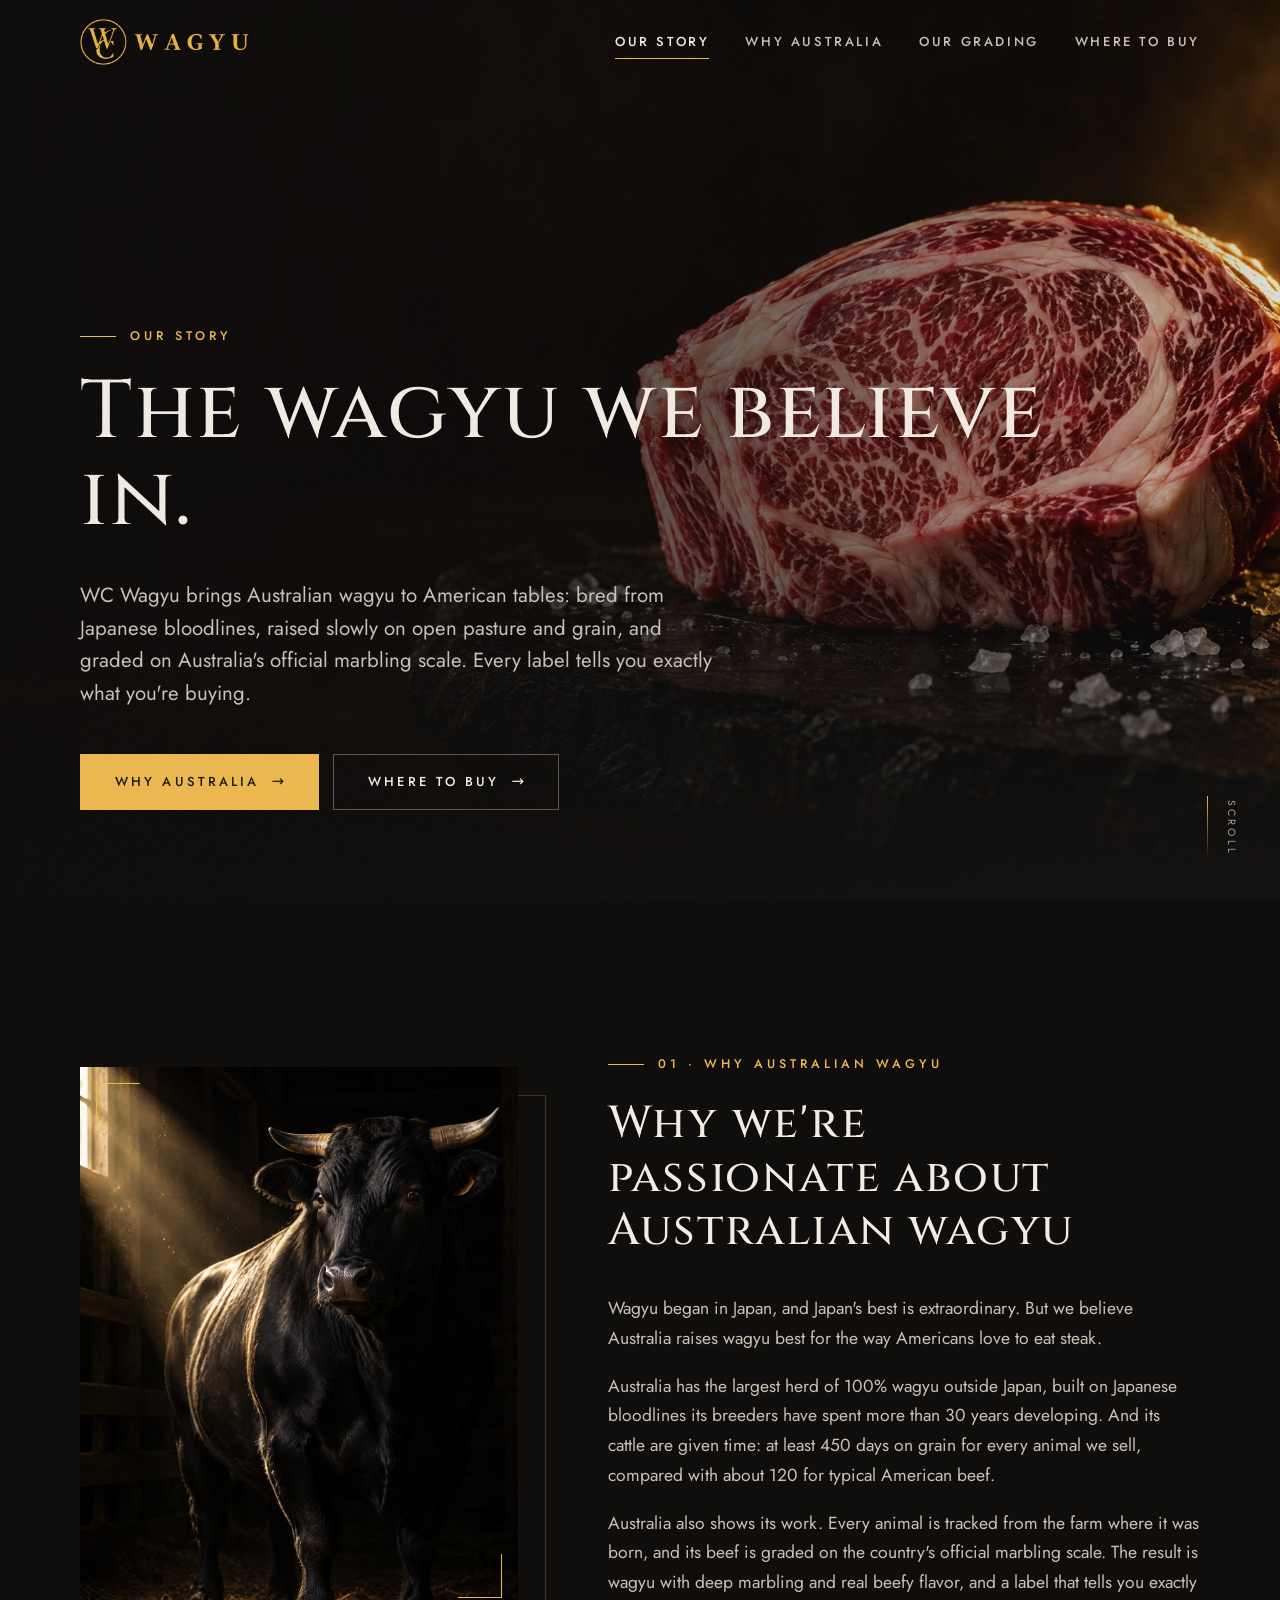
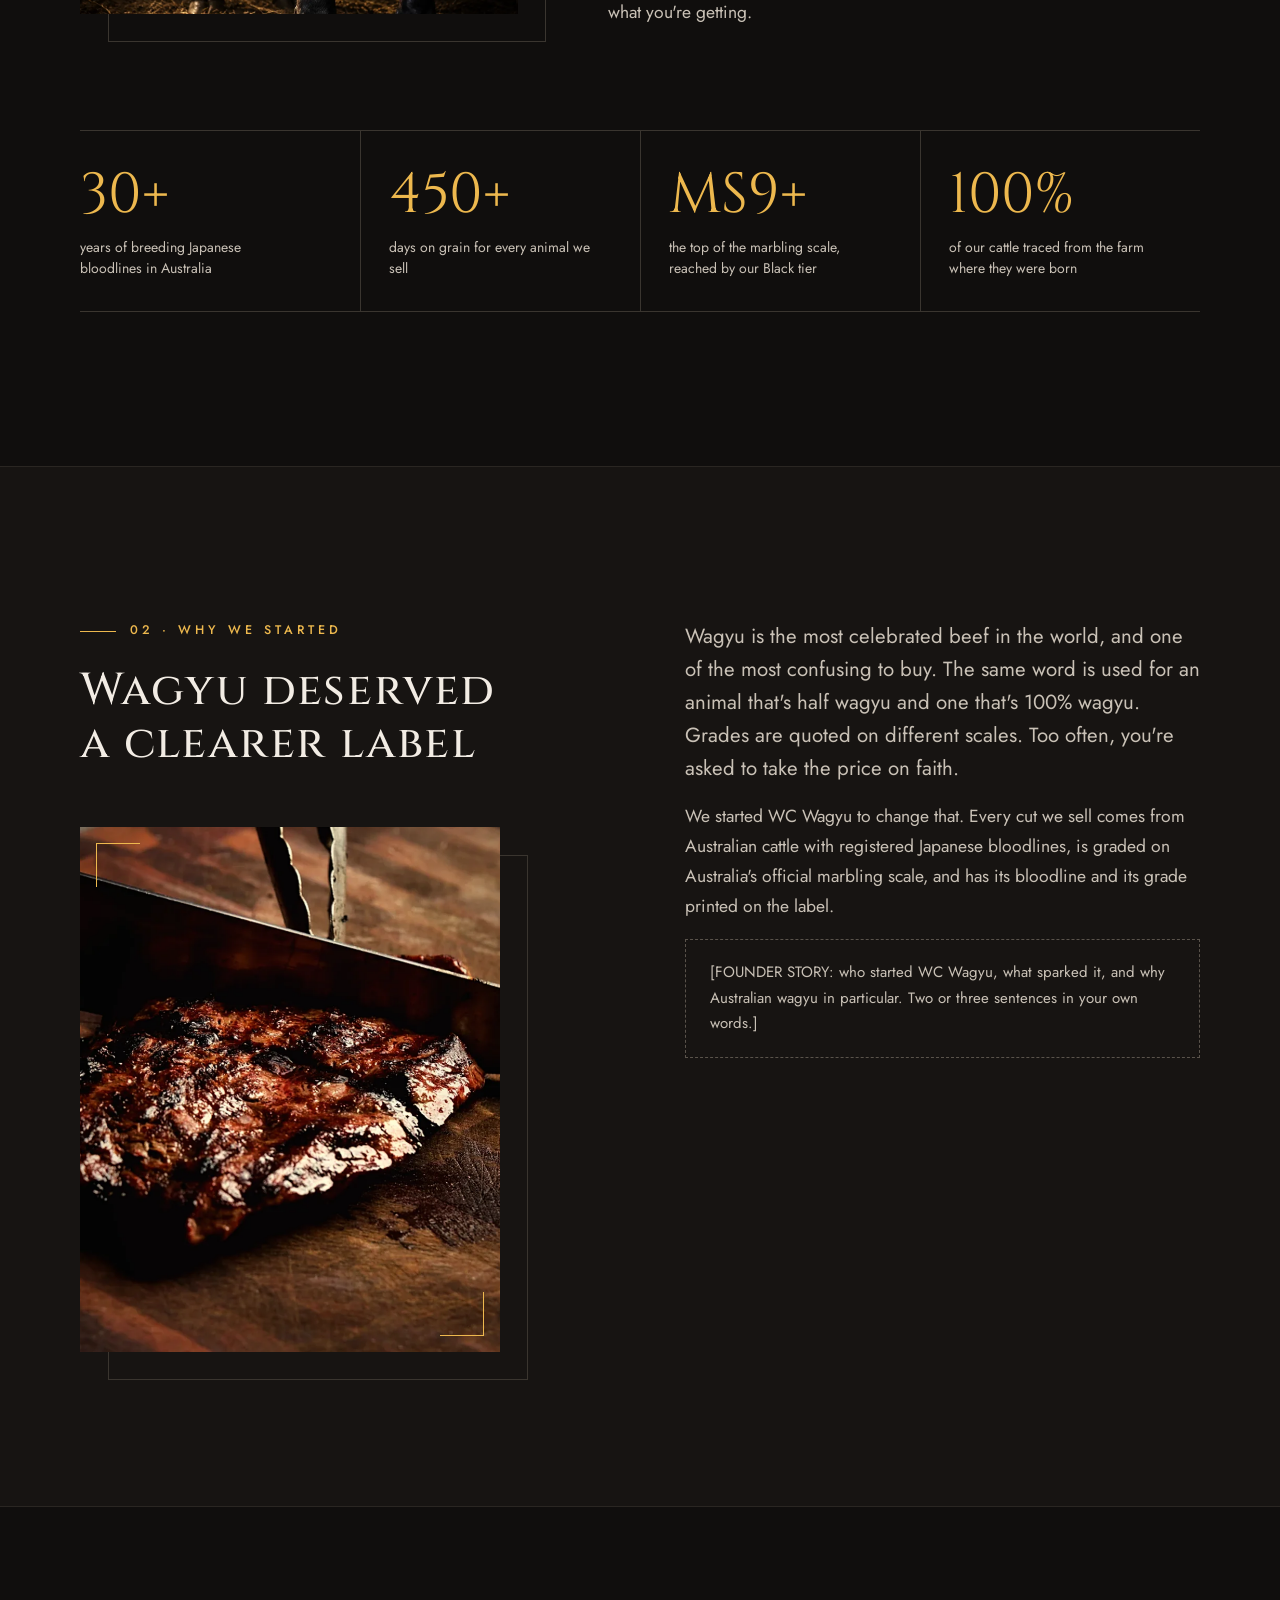
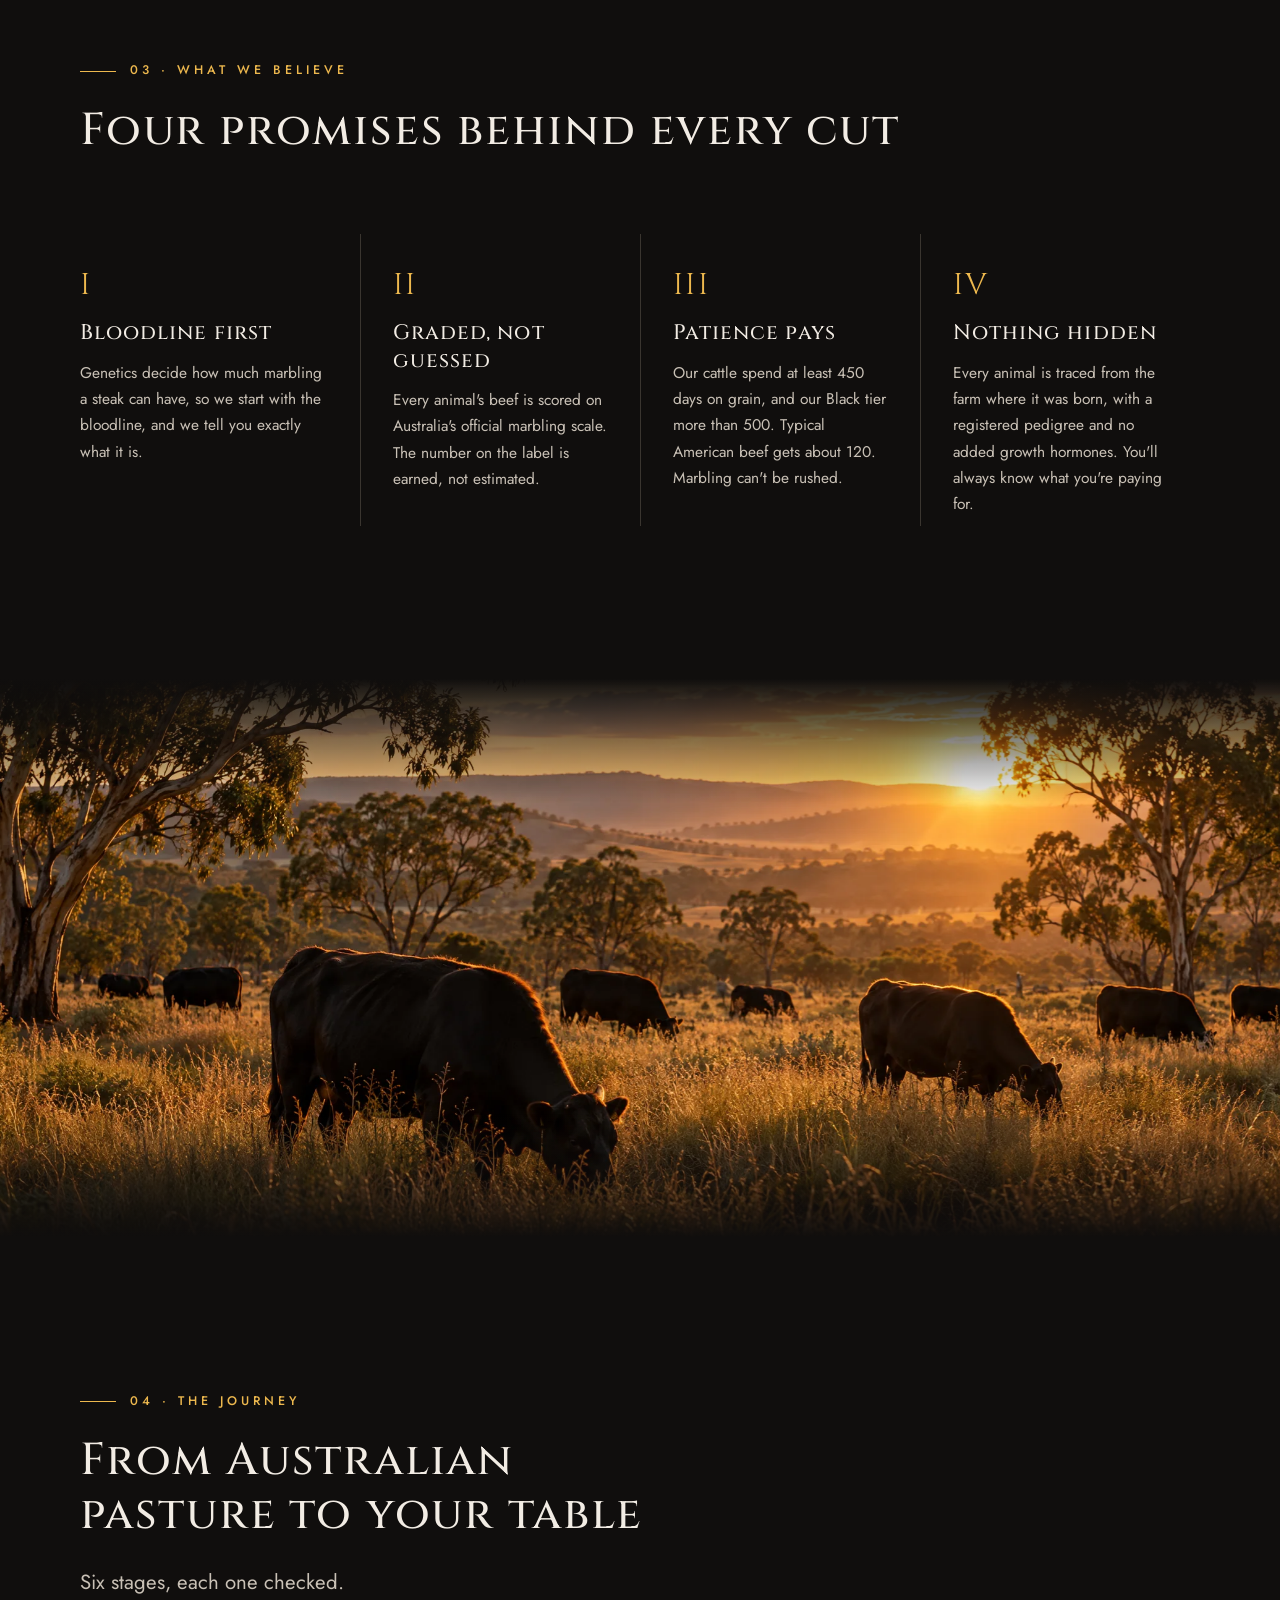
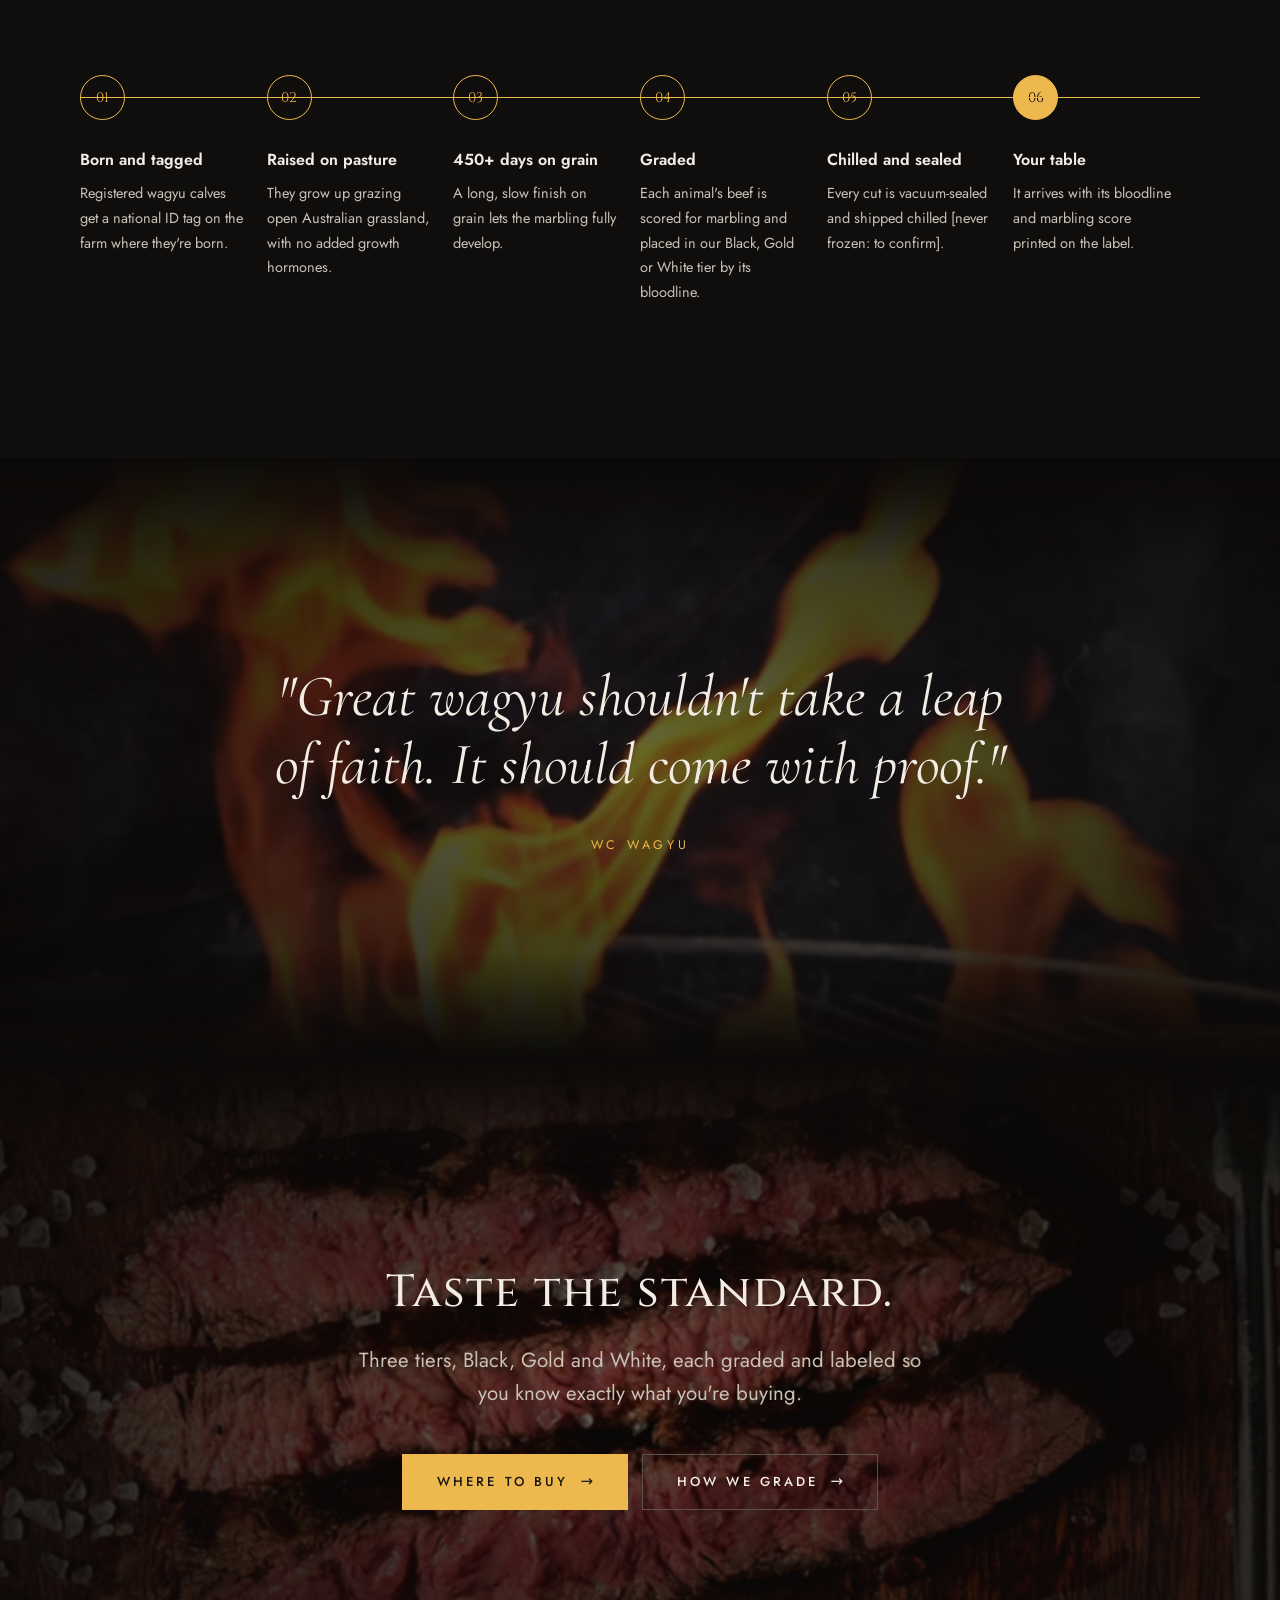
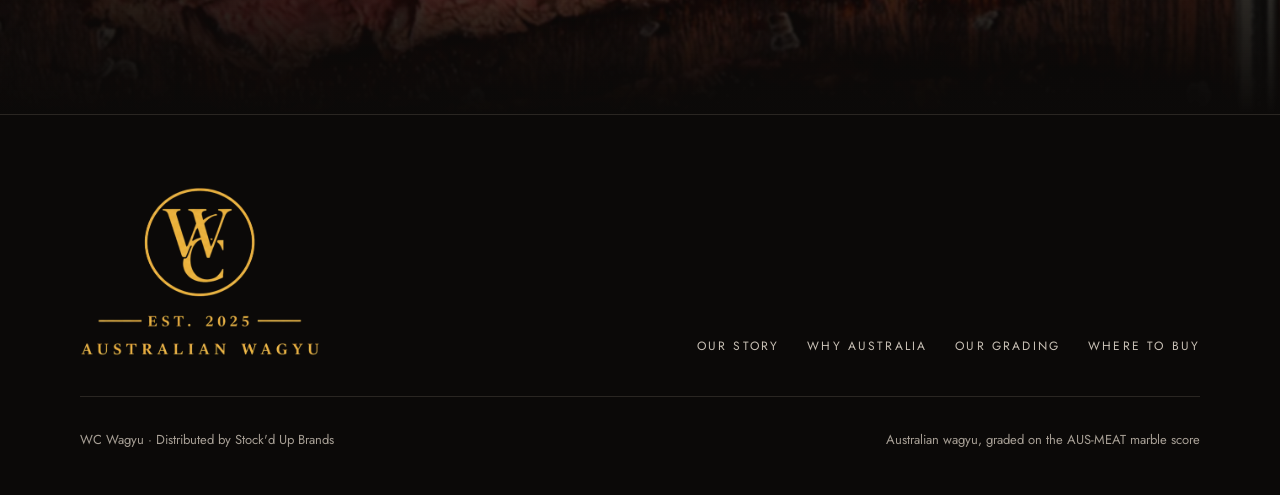
<file: index.html>
<!doctype html>
<html lang="en">
<head>
<meta charset="utf-8">
<meta name="viewport" content="width=device-width, initial-scale=1">
<title>Our Story — WC Wagyu</title>
<meta name="description" content="WC Wagyu: Australian wagyu bred from Japanese bloodlines, fed on grain for at least 450 days and officially graded for marbling. Bloodline and score on every label.">
<meta name="theme-color" content="#100E0D">
<link rel="icon" type="image/png" sizes="32x32" href="images/brand/favicon-32.png">
<link rel="apple-touch-icon" href="images/brand/apple-touch-icon.png">
<link rel="preconnect" href="https://fonts.googleapis.com">
<link rel="preconnect" href="https://fonts.gstatic.com" crossorigin>
<link rel="stylesheet" href="https://fonts.googleapis.com/css2?family=Cinzel:wght@400;500;600&amp;family=Cormorant+Garamond:ital,wght@0,500;1,400;1,500&amp;family=Jost:wght@300;400;500;600&amp;display=swap">
<link rel="preload" as="image" href="images/hero-ribeye.webp">
<link rel="stylesheet" href="styles.css">
<script>document.documentElement.classList.add('js')</script>
</head>
<body>

<header class="site-header">
<div class="wrap">
<a class="brand" href="index.html"><img src="images/brand/logo-horizontal.webp" alt="WC Wagyu" width="1068" height="290"></a>
<button class="nav-toggle" type="button" aria-label="Menu" aria-expanded="false" aria-controls="site-nav"><span></span><span></span></button>
<nav id="site-nav" class="nav" aria-label="Main">
<a href="index.html" aria-current="page">Our Story</a>
<a href="why-australia.html">Why Australia</a>
<a href="our-grading.html">Our Grading</a>
<a href="shop.html">Where to Buy</a>
</nav>
</div>
</header>

<main>

<section id="top" class="hero">
<div class="hero-media" style="--pos: 70% center"><img src="images/hero-ribeye.webp" alt="A thick-cut wagyu ribeye with fine white marbling on dark slate" width="2400" height="1350" fetchpriority="high"></div>
<div class="wrap">
<p class="eyebrow" data-hero="1">Our Story</p>
<h1 class="display" data-hero="2">The wagyu we believe in.</h1>
<p class="lede" data-hero="3">WC Wagyu brings Australian wagyu to American tables: bred from Japanese bloodlines, raised slowly on open pasture and grain, and graded on Australia's official marbling scale. Every label tells you exactly what you're buying.</p>
<div class="btns" data-hero="4">
<a class="btn" href="why-australia.html">Why Australia</a>
<a class="btn btn--ghost" href="shop.html">Where to buy</a>
</div>
</div>
<span class="scroll-cue" aria-hidden="true">Scroll</span>
</section>

<section class="section" aria-labelledby="aus-title">
<div class="wrap">
<div class="split split--wide-right">
<div class="frame-wrap" data-reveal="left">
<div class="frame frame--portrait frame--corners" data-parallax><img src="images/wagyu-bull.webp" alt="A Japanese Black wagyu bull in warm barn light" width="1400" height="1750" loading="lazy"></div>
</div>
<div>
<p class="eyebrow" data-reveal>01 · Why Australian wagyu</p>
<h2 id="aus-title" class="h2" data-reveal style="--d:.1s">Why we're passionate about Australian wagyu</h2>
<div class="muted" style="margin-top: 36px">
<p data-reveal style="--d:.15s">Wagyu began in Japan, and Japan's best is extraordinary. But we believe Australia raises wagyu best for the way Americans love to eat steak.</p>
<p data-reveal style="--d:.2s">Australia has the largest herd of 100% wagyu outside Japan, built on Japanese bloodlines its breeders have spent more than 30 years developing. And its cattle are given time: at least 450 days on grain for every animal we sell, compared with about 120 for typical American beef.</p>
<p data-reveal style="--d:.25s">Australia also shows its work. Every animal is tracked from the farm where it was born, and its beef is graded on the country's official marbling scale. The result is wagyu with deep marbling and real beefy flavor, and a label that tells you exactly what you're getting.</p>
</div>
</div>
</div>
<div class="stats">
<div class="stat" data-reveal><div class="stat-num" data-count>30+</div><div class="stat-label">years of breeding Japanese bloodlines in Australia</div></div>
<div class="stat" data-reveal style="--d:.1s"><div class="stat-num" data-count>450+</div><div class="stat-label">days on grain for every animal we sell</div></div>
<div class="stat" data-reveal style="--d:.2s"><div class="stat-num" data-count>MS9+</div><div class="stat-label">the top of the marbling scale, reached by our Black tier</div></div>
<div class="stat" data-reveal style="--d:.3s"><div class="stat-num" data-count>100%</div><div class="stat-label">of our cattle traced from the farm where they were born</div></div>
</div>
</div>
</section>

<section class="section section--alt" aria-labelledby="why-title">
<div class="wrap">
<div class="split split--top">
<div>
<p class="eyebrow" data-reveal>02 · Why we started</p>
<h2 id="why-title" class="h2" data-reveal style="--d:.1s">Wagyu deserved a clearer label</h2>
<div class="frame-wrap" data-reveal="left" style="margin-top: 56px; max-width: 420px">
<div class="frame frame--portrait frame--corners" data-parallax><img src="images/real-carving.webp" alt="A grilled steak being carved on a wooden board" width="920" height="1397" loading="lazy"></div>
</div>
</div>
<div class="muted">
<p class="lede" data-reveal>Wagyu is the most celebrated beef in the world, and one of the most confusing to buy. The same word is used for an animal that's half wagyu and one that's 100% wagyu. Grades are quoted on different scales. Too often, you're asked to take the price on faith.</p>
<p data-reveal style="--d:.1s">We started WC Wagyu to change that. Every cut we sell comes from Australian cattle with registered Japanese bloodlines, is graded on Australia's official marbling scale, and has its bloodline and its grade printed on the label.</p>
<p class="placeholder-note" data-reveal style="--d:.2s">[FOUNDER STORY: who started WC Wagyu, what sparked it, and why Australian wagyu in particular. Two or three sentences in your own words.]</p>
</div>
</div>
</div>
</section>

<section class="section" aria-labelledby="believe-title">
<div class="wrap">
<div class="section-head">
<p class="eyebrow" data-reveal>03 · What we believe</p>
<h2 id="believe-title" class="h2" data-reveal style="--d:.1s">Four promises behind every cut</h2>
</div>
<div class="grid-4">
<div class="promise" data-reveal><div class="numeral">I</div><h3>Bloodline first</h3><p>Genetics decide how much marbling a steak can have, so we start with the bloodline, and we tell you exactly what it is.</p></div>
<div class="promise" data-reveal style="--d:.1s"><div class="numeral">II</div><h3>Graded, not guessed</h3><p>Every animal's beef is scored on Australia's official marbling scale. The number on the label is earned, not estimated.</p></div>
<div class="promise" data-reveal style="--d:.2s"><div class="numeral">III</div><h3>Patience pays</h3><p>Our cattle spend at least 450 days on grain, and our Black tier more than 500. Typical American beef gets about 120. Marbling can't be rushed.</p></div>
<div class="promise" data-reveal style="--d:.3s"><div class="numeral">IV</div><h3>Nothing hidden</h3><p>Every animal is traced from the farm where it was born, with a registered pedigree and no added growth hormones. You'll always know what you're paying for.</p></div>
</div>
</div>
</section>

<div class="band" aria-hidden="true">
<div class="frame" data-parallax><img src="images/pasture-herd.webp" alt="" width="2400" height="1029" loading="lazy"></div>
</div>

<section class="section" aria-labelledby="journey-title">
<div class="wrap">
<div class="section-head">
<p class="eyebrow" data-reveal>04 · The journey</p>
<h2 id="journey-title" class="h2" data-reveal style="--d:.1s">From Australian pasture to your table</h2>
<p class="lede" data-reveal style="--d:.2s">Six stages, each one checked.</p>
</div>
<ol class="steps">
<li style="--d:0s"><div class="dot">01</div><h3>Born and tagged</h3><p>Registered wagyu calves get a national ID tag on the farm where they're born.</p></li>
<li style="--d:.35s"><div class="dot">02</div><h3>Raised on pasture</h3><p>They grow up grazing open Australian grassland, with no added growth hormones.</p></li>
<li style="--d:.7s"><div class="dot">03</div><h3>450+ days on grain</h3><p>A long, slow finish on grain lets the marbling fully develop.</p></li>
<li style="--d:1.05s"><div class="dot">04</div><h3>Graded</h3><p>Each animal's beef is scored for marbling and placed in our Black, Gold or White tier by its bloodline.</p></li>
<li style="--d:1.4s"><div class="dot">05</div><h3>Chilled and sealed</h3><p>Every cut is vacuum-sealed and shipped chilled [never frozen: to confirm].</p></li>
<li style="--d:1.75s"><div class="dot">06</div><h3>Your table</h3><p>It arrives with its bloodline and marbling score printed on the label.</p></li>
</ol>
</div>
</section>

<section class="photo-section center" aria-labelledby="quote-title">
<div class="frame" data-parallax><img src="images/real-flames.webp" alt="" width="1600" height="2539" loading="lazy" style="object-position: center 42%"></div>
<div class="wrap wrap--narrow">
<h2 id="quote-title" class="visually-hidden">Our promise</h2>
<p class="quote" data-reveal style="--d:.1s">"Great wagyu shouldn't take a leap of faith. It should come with proof."</p>
<p class="attribution" data-reveal style="--d:.25s">WC Wagyu</p>
</div>
</section>

<section id="shop" class="photo-section center">
<div class="frame" data-parallax><img src="images/real-sliced.webp" alt="" width="1600" height="2438" loading="lazy" style="object-position: center 30%"></div>
<div class="wrap">
<h2 class="h2" data-reveal>Taste the standard.</h2>
<p class="muted lede" data-reveal style="--d:.1s">Three tiers, Black, Gold and White, each graded and labeled so you know exactly what you're buying.</p>
<div class="btns btns--center" data-reveal style="--d:.2s">
<a class="btn" href="shop.html">Where to buy</a>
<a class="btn btn--ghost" href="our-grading.html">How we grade</a>
</div>
</div>
</section>

</main>

<footer class="site-footer">
<div class="wrap">
<div class="footer-top">
<a class="footer-brand" href="index.html"><img src="images/brand/logo-footer.webp" alt="WC Wagyu, est. 2025, Australian wagyu" width="1137" height="800" loading="lazy"></a>
<nav class="footer-nav" aria-label="Footer">
<a href="index.html">Our Story</a>
<a href="why-australia.html">Why Australia</a>
<a href="our-grading.html">Our Grading</a>
<a href="shop.html">Where to Buy</a>
</nav>
</div>
<div class="footer-meta">
<span>WC Wagyu · Distributed by Stock'd Up Brands</span>
<span>Australian wagyu, graded on the AUS-MEAT marble score</span>
</div>
</div>
</footer>

<script src="site.js" defer></script>
</body>
</html>
</file>
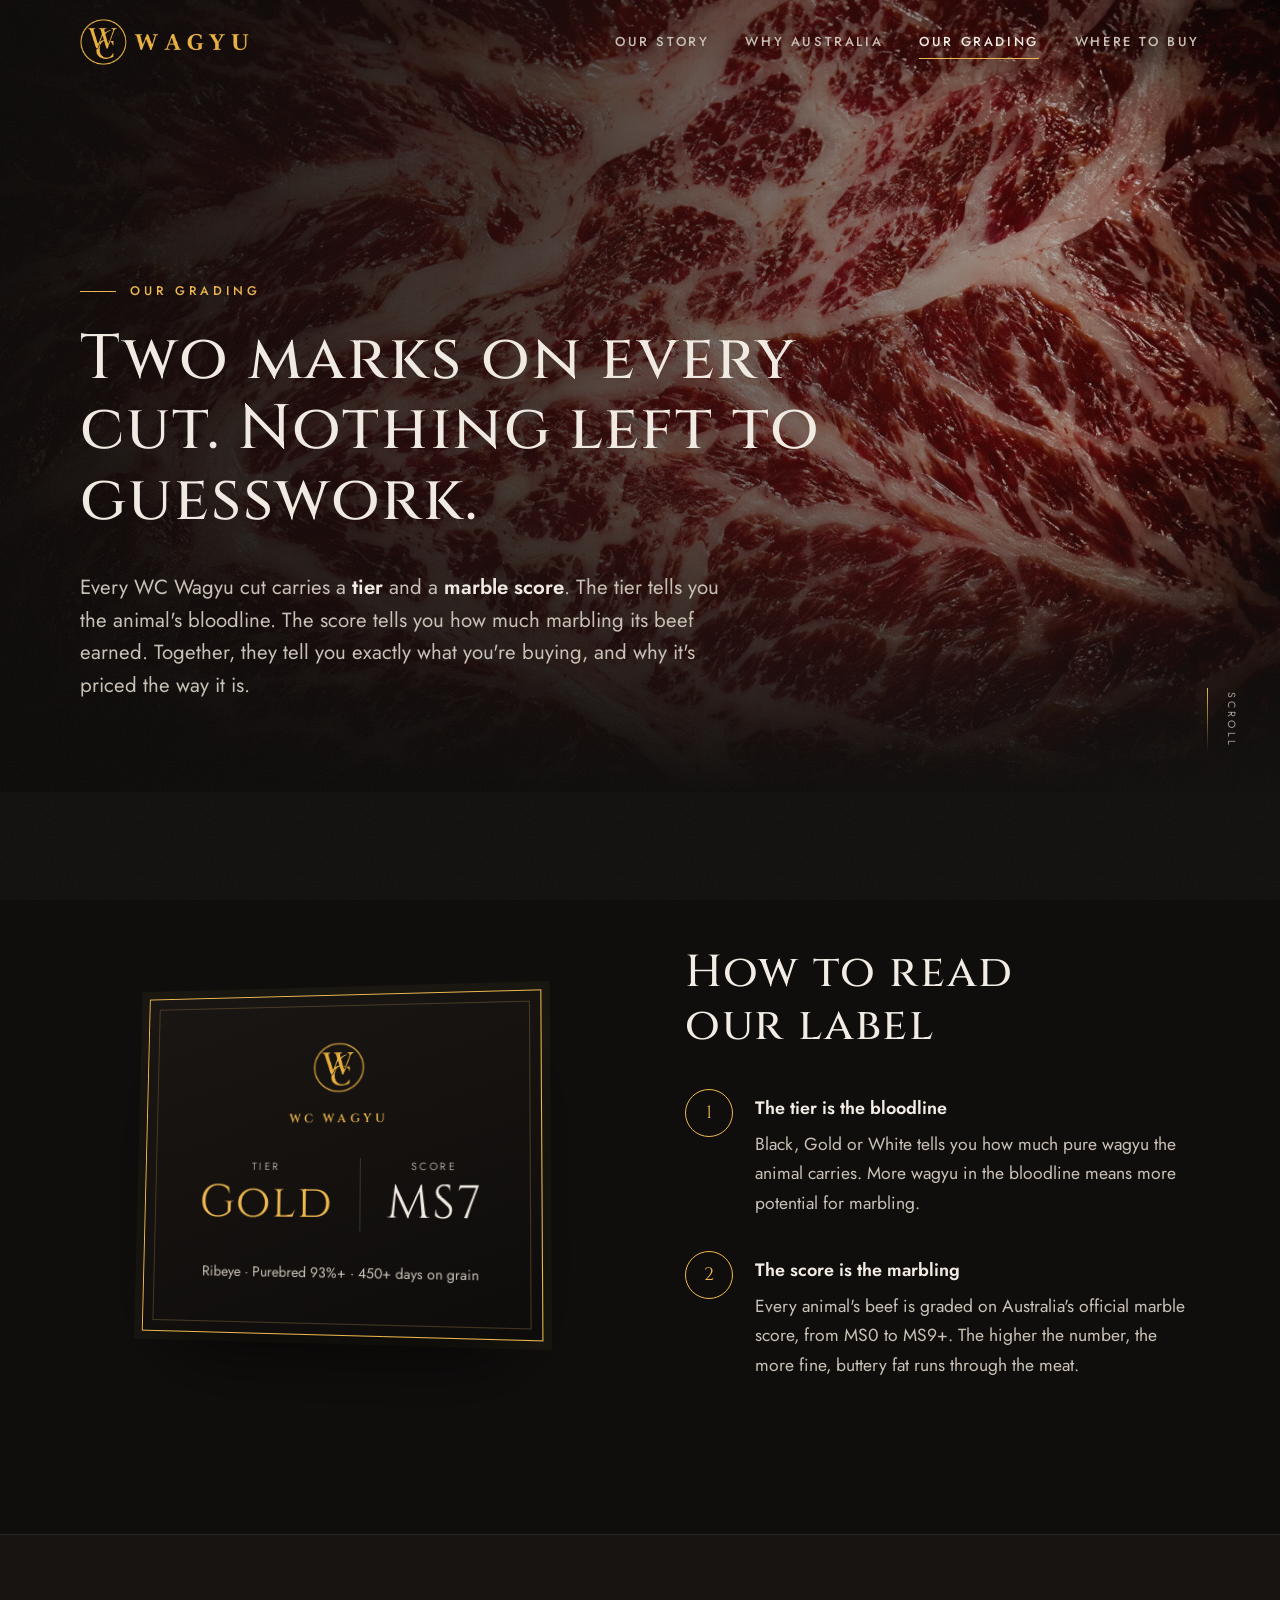
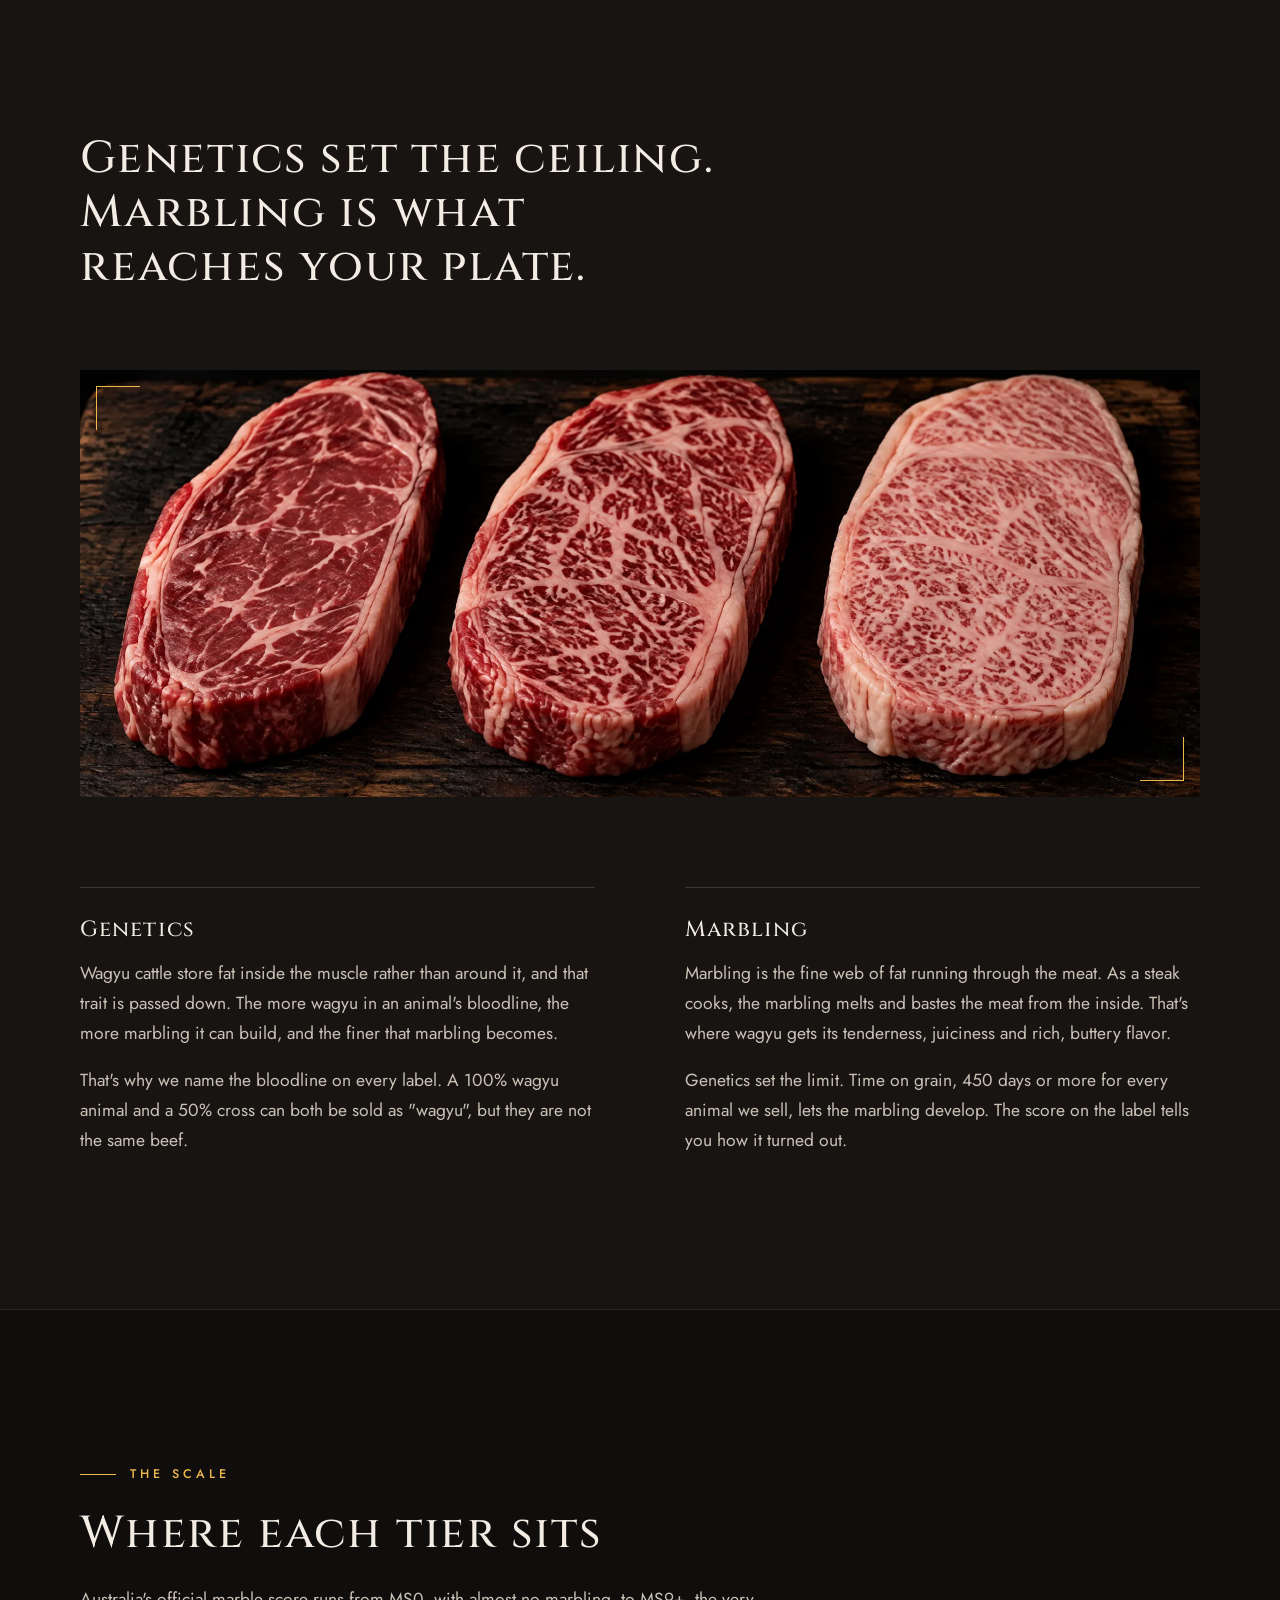
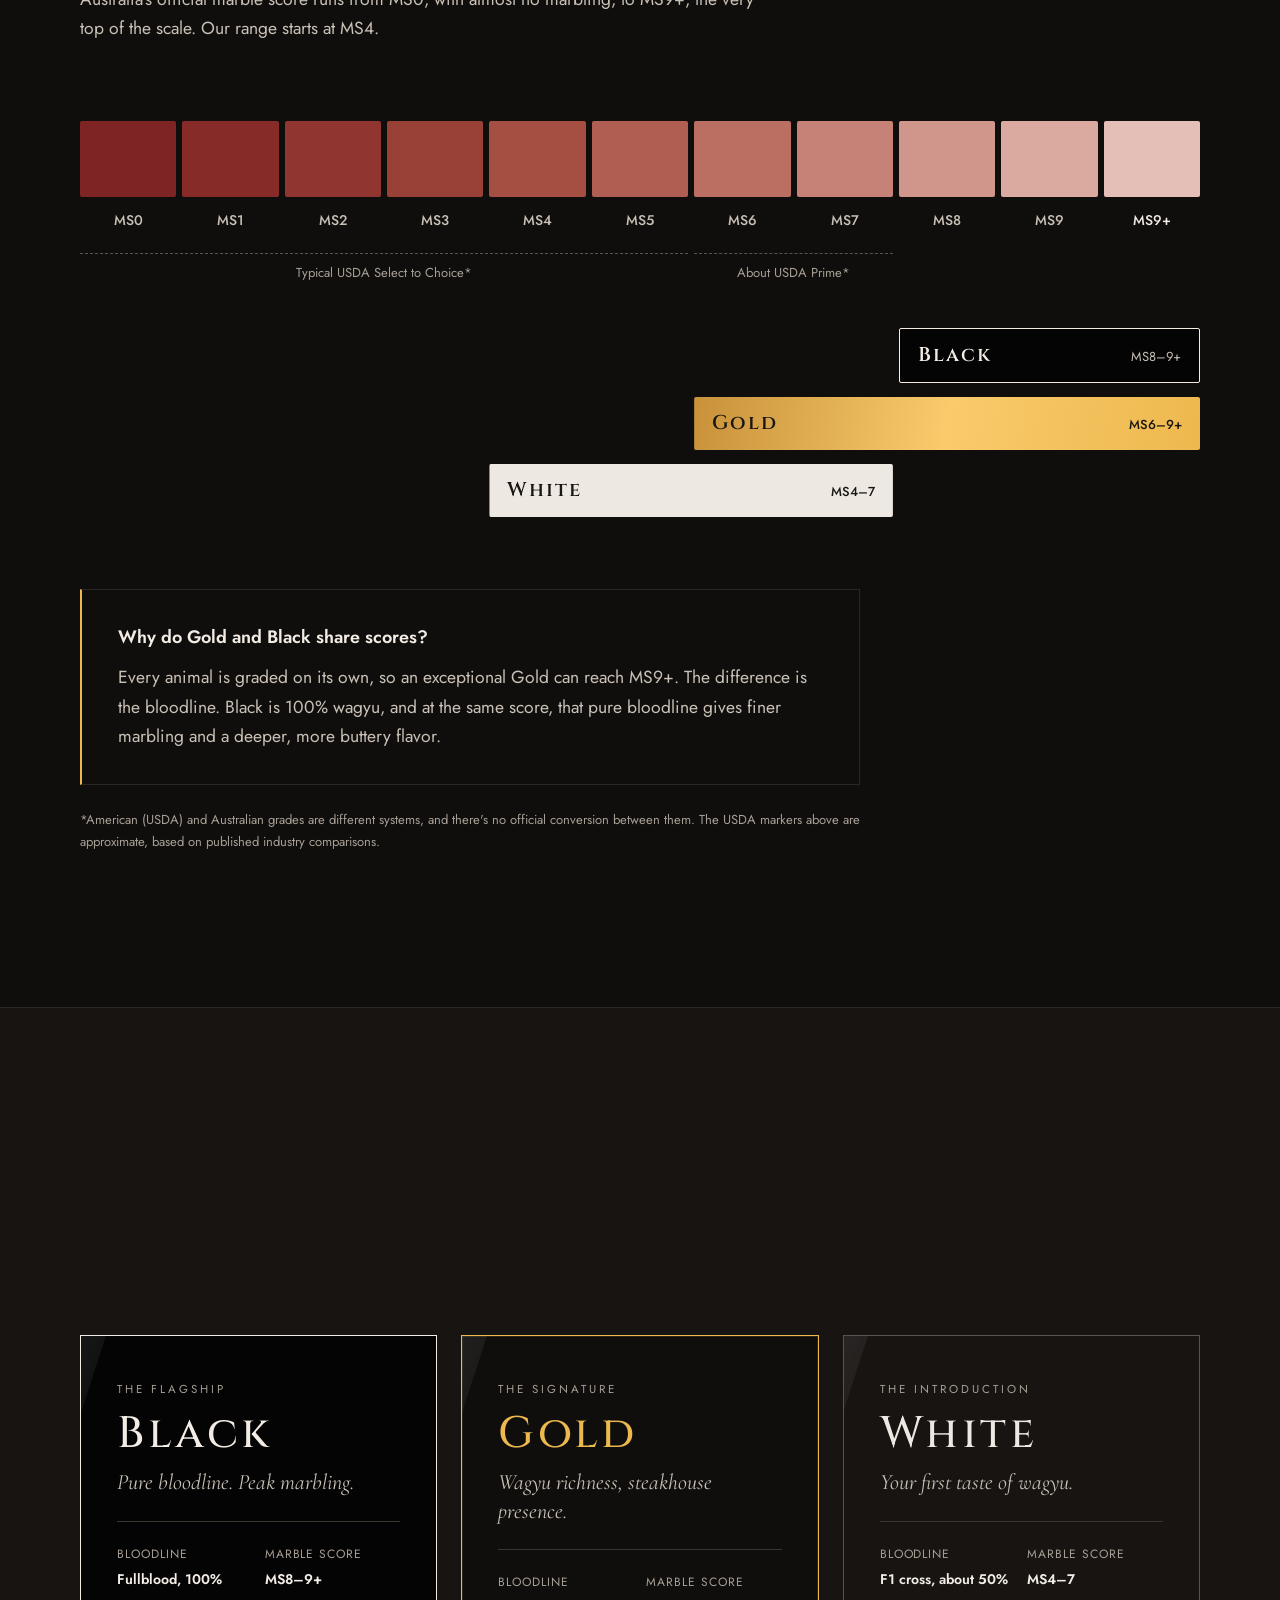
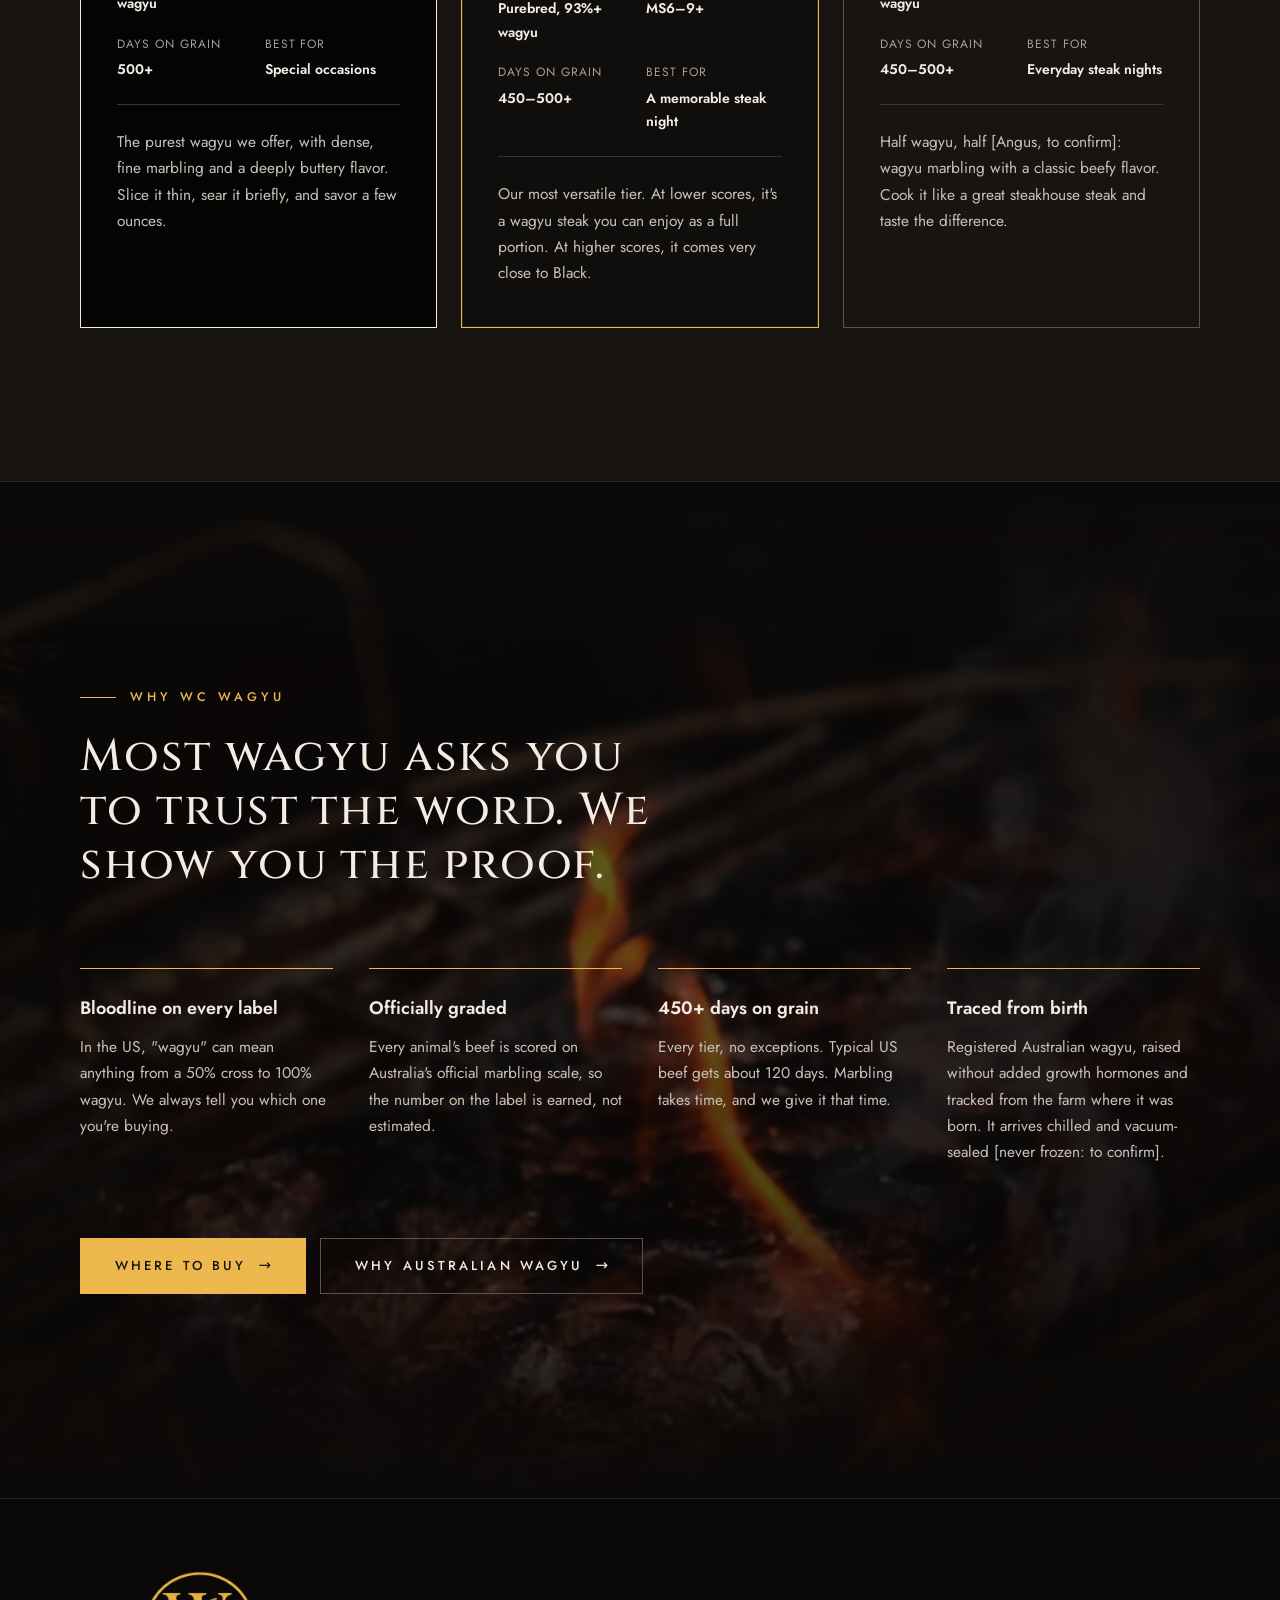
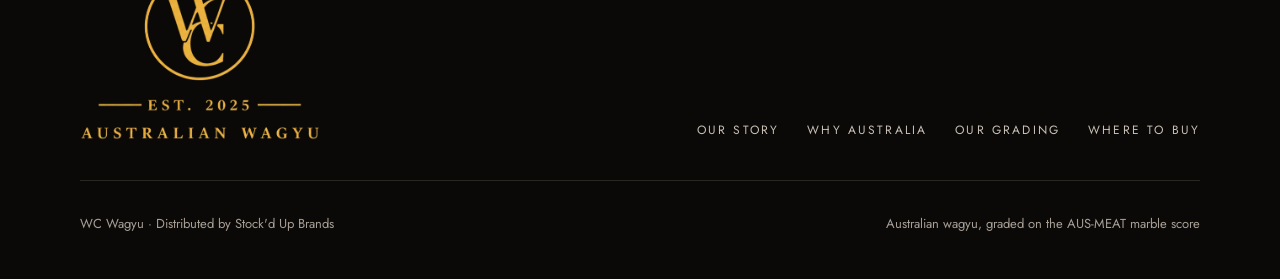
<file: our-grading.html>
<!doctype html>
<html lang="en">
<head>
<meta charset="utf-8">
<meta name="viewport" content="width=device-width, initial-scale=1">
<title>Our Grading — WC Wagyu</title>
<meta name="description" content="Every WC Wagyu cut carries a tier and a marble score. The tier tells you the bloodline; the score tells you the marbling.">
<meta name="theme-color" content="#100E0D">
<link rel="icon" type="image/png" sizes="32x32" href="images/brand/favicon-32.png">
<link rel="apple-touch-icon" href="images/brand/apple-touch-icon.png">
<link rel="preconnect" href="https://fonts.googleapis.com">
<link rel="preconnect" href="https://fonts.gstatic.com" crossorigin>
<link rel="stylesheet" href="https://fonts.googleapis.com/css2?family=Cinzel:wght@400;500;600&amp;family=Cormorant+Garamond:ital,wght@0,500;1,400;1,500&amp;family=Jost:wght@300;400;500;600&amp;display=swap">
<link rel="preload" as="image" href="images/marbling-macro.webp">
<link rel="stylesheet" href="styles.css">
<script>document.documentElement.classList.add('js')</script>
</head>
<body>

<header class="site-header">
<div class="wrap">
<a class="brand" href="index.html"><img src="images/brand/logo-horizontal.webp" alt="WC Wagyu" width="1068" height="290"></a>
<button class="nav-toggle" type="button" aria-label="Menu" aria-expanded="false" aria-controls="site-nav"><span></span><span></span></button>
<nav id="site-nav" class="nav" aria-label="Main">
<a href="index.html">Our Story</a>
<a href="why-australia.html">Why Australia</a>
<a href="our-grading.html" aria-current="page">Our Grading</a>
<a href="shop.html">Where to Buy</a>
</nav>
</div>
</header>

<main>

<section class="hero hero--short">
<div class="hero-media"><img src="images/marbling-macro.webp" alt="A close-up of fine white marbling running through wagyu beef" width="2400" height="1350" fetchpriority="high"></div>
<div class="wrap">
<p class="eyebrow" data-hero="1">Our Grading</p>
<h1 class="display display--md" data-hero="2">Two marks on every cut. Nothing left to guesswork.</h1>
<p class="lede" data-hero="3">Every WC Wagyu cut carries a <strong class="hl">tier</strong> and a <strong class="hl">marble score</strong>. The tier tells you the animal's bloodline. The score tells you how much marbling its beef earned. Together, they tell you exactly what you're buying, and why it's priced the way it is.</p>
</div>
<span class="scroll-cue" aria-hidden="true">Scroll</span>
</section>

<section class="section" aria-labelledby="read-label">
<div class="wrap">
<div class="split">
<div class="label-stage" data-reveal="fade" style="padding: 24px 0">
<div class="label-card" role="img" aria-label="Example label: Gold, MS7, Ribeye">
<img class="label-mark" src="images/brand/logo-mark.webp" alt="" width="534" height="524">
<div class="brandline">WC WAGYU</div>
<div class="marks">
<div class="mark"><div class="k">TIER</div><div class="v" style="color: var(--gold)">Gold</div></div>
<div class="mark"><div class="k">SCORE</div><div class="v">MS7</div></div>
</div>
<div class="meta">Ribeye · Purebred 93%+ · 450+ days on grain</div>
</div>
</div>
<div>
<h2 id="read-label" class="h2" data-reveal>How to read our label</h2>
<div class="how">
<div class="how-item" data-reveal style="--d:.1s">
<div class="how-num">1</div>
<div><h3>The tier is the bloodline</h3><p>Black, Gold or White tells you how much pure wagyu the animal carries. More wagyu in the bloodline means more potential for marbling.</p></div>
</div>
<div class="how-item" data-reveal style="--d:.2s">
<div class="how-num">2</div>
<div><h3>The score is the marbling</h3><p>Every animal's beef is graded on Australia's official marble score, from MS0 to MS9+. The higher the number, the more fine, buttery fat runs through the meat.</p></div>
</div>
</div>
</div>
</div>
</div>
</section>

<section class="section section--alt" aria-labelledby="why-genetics">
<div class="wrap">
<div class="section-head">
<p class="eyebrow" data-reveal>Why it matters</p>
<h2 id="why-genetics" class="h2" data-reveal style="--d:.1s">Genetics set the ceiling. Marbling is what reaches your plate.</h2>
</div>
<div class="frame frame--corners" data-reveal="mask" style="aspect-ratio: 21 / 8; margin-bottom: clamp(56px, 7vw, 96px)"><div class="frame" data-parallax style="position:absolute; inset:0"><img src="images/three-steaks.webp" alt="Three raw steaks side by side, marbling increasing from left to right" width="2400" height="1029" loading="lazy"></div></div>
<div class="split split--top">
<div data-reveal>
<h3 class="h3" style="padding-top: 28px; border-top: 1px solid var(--line-2); margin-bottom: 16px">Genetics</h3>
<div class="muted">
<p>Wagyu cattle store fat inside the muscle rather than around it, and that trait is passed down. The more wagyu in an animal's bloodline, the more marbling it can build, and the finer that marbling becomes.</p>
<p>That's why we name the bloodline on every label. A 100% wagyu animal and a 50% cross can both be sold as "wagyu", but they are not the same beef.</p>
</div>
</div>
<div data-reveal style="--d:.15s">
<h3 class="h3" style="padding-top: 28px; border-top: 1px solid var(--line-2); margin-bottom: 16px">Marbling</h3>
<div class="muted">
<p>Marbling is the fine web of fat running through the meat. As a steak cooks, the marbling melts and bastes the meat from the inside. That's where wagyu gets its tenderness, juiciness and rich, buttery flavor.</p>
<p>Genetics set the limit. Time on grain, 450 days or more for every animal we sell, lets the marbling develop. The score on the label tells you how it turned out.</p>
</div>
</div>
</div>
</div>
</section>

<section id="scale" class="section" aria-labelledby="scale-title">
<div class="wrap">
<div class="section-head">
<p class="eyebrow" data-reveal>The scale</p>
<h2 id="scale-title" class="h2" data-reveal style="--d:.1s">Where each tier sits</h2>
<p class="muted" data-reveal style="--d:.2s">Australia's official marble score runs from MS0, with almost no marbling, to MS9+, the very top of the scale. Our range starts at MS4.</p>
</div>

<div class="scale-scroll">
<div class="scale">
<div class="scale-row" aria-hidden="true">
<div class="swatch" style="--i:0; background: #7F2424"></div>
<div class="swatch" style="--i:1; background: #872B29"></div>
<div class="swatch" style="--i:2; background: #90352F"></div>
<div class="swatch" style="--i:3; background: #9A4137"></div>
<div class="swatch" style="--i:4; background: #A54F43"></div>
<div class="swatch" style="--i:5; background: #B05E52"></div>
<div class="swatch" style="--i:6; background: #BB6F63"></div>
<div class="swatch" style="--i:7; background: #C68276"></div>
<div class="swatch" style="--i:8; background: #D0968B"></div>
<div class="swatch" style="--i:9; background: #DAAAA1"></div>
<div class="swatch" style="--i:10; background: #E3BFB7"></div>
</div>
<div class="scale-row scale-labels">
<div>MS0</div><div>MS1</div><div>MS2</div><div>MS3</div><div>MS4</div><div>MS5</div><div>MS6</div><div>MS7</div><div>MS8</div><div>MS9</div><div style="color: var(--text)">MS9+</div>
</div>
<div class="scale-row scale-usda">
<div style="grid-column: 1 / 7">Typical USDA Select to Choice*</div>
<div style="grid-column: 7 / 9">About USDA Prime*</div>
</div>

<div class="tierbars">
<div class="scale-row"><div class="tierbar tier-black-bar" style="grid-column: 9 / 12; --d:.2s"><span class="name">Black</span><span class="range">MS8–9+</span></div></div>
<div class="scale-row"><div class="tierbar tier-gold-bar" style="grid-column: 7 / 12; --d:.4s"><span class="name">Gold</span><span class="range">MS6–9+</span></div></div>
<div class="scale-row"><div class="tierbar tier-white-bar" style="grid-column: 5 / 9; --d:.6s"><span class="name">White</span><span class="range">MS4–7</span></div></div>
</div>
</div>
</div>

<div class="callout" data-reveal>
<h3>Why do Gold and Black share scores?</h3>
<p>Every animal is graded on its own, so an exceptional Gold can reach MS9+. The difference is the bloodline. Black is 100% wagyu, and at the same score, that pure bloodline gives finer marbling and a deeper, more buttery flavor.</p>
</div>
<p class="fine" style="margin-top: 24px; max-width: 780px">*American (USDA) and Australian grades are different systems, and there's no official conversion between them. The USDA markers above are approximate, based on published industry comparisons.</p>
</div>
</section>

<section id="tiers" class="section section--alt" aria-labelledby="tiers-title">
<div class="wrap">
<div class="section-head">
<p class="eyebrow" data-reveal>The tiers</p>
<h2 id="tiers-title" class="h2" data-reveal style="--d:.1s">Three bloodlines. One standard.</h2>
</div>
<div class="tiers">

<article class="tier tier--black" data-reveal>
<div>
<div class="kicker">THE FLAGSHIP</div>
<h3 class="name">Black</h3>
<p class="tagline">Pure bloodline. Peak marbling.</p>
</div>
<dl>
<div><dt>Bloodline</dt><dd>Fullblood, 100% wagyu</dd></div>
<div><dt>Marble score</dt><dd>MS8–9+</dd></div>
<div><dt>Days on grain</dt><dd>500+</dd></div>
<div><dt>Best for</dt><dd>Special occasions</dd></div>
</dl>
<p class="desc">The purest wagyu we offer, with dense, fine marbling and a deeply buttery flavor. Slice it thin, sear it briefly, and savor a few ounces.</p>
</article>

<article class="tier tier--gold" data-reveal style="--d:.12s">
<div>
<div class="kicker">THE SIGNATURE</div>
<h3 class="name">Gold</h3>
<p class="tagline">Wagyu richness, steakhouse presence.</p>
</div>
<dl>
<div><dt>Bloodline</dt><dd>Purebred, 93%+ wagyu</dd></div>
<div><dt>Marble score</dt><dd>MS6–9+</dd></div>
<div><dt>Days on grain</dt><dd>450–500+</dd></div>
<div><dt>Best for</dt><dd>A memorable steak night</dd></div>
</dl>
<p class="desc">Our most versatile tier. At lower scores, it's a wagyu steak you can enjoy as a full portion. At higher scores, it comes very close to Black.</p>
</article>

<article class="tier tier--white" data-reveal style="--d:.24s">
<div>
<div class="kicker">THE INTRODUCTION</div>
<h3 class="name">White</h3>
<p class="tagline">Your first taste of wagyu.</p>
</div>
<dl>
<div><dt>Bloodline</dt><dd>F1 cross, about 50% wagyu</dd></div>
<div><dt>Marble score</dt><dd>MS4–7</dd></div>
<div><dt>Days on grain</dt><dd>450–500+</dd></div>
<div><dt>Best for</dt><dd>Everyday steak nights</dd></div>
</dl>
<p class="desc">Half wagyu, half [Angus, to confirm]: wagyu marbling with a classic beefy flavor. Cook it like a great steakhouse steak and taste the difference.</p>
</article>

</div>
</div>
</section>

<section class="photo-section" aria-labelledby="why-us">
<div class="frame" data-parallax><img src="images/real-grill-smoke.webp" alt="" width="1600" height="2431" loading="lazy" style="object-position: center 55%"></div>
<div class="wrap">
<div class="section-head">
<p class="eyebrow" data-reveal>Why WC Wagyu</p>
<h2 id="why-us" class="h2" data-reveal style="--d:.1s; margin: 0">Most wagyu asks you to trust the word. We show you the proof.</h2>
</div>
<div class="features">
<div class="feature" data-reveal><h3>Bloodline on every label</h3><p>In the US, "wagyu" can mean anything from a 50% cross to 100% wagyu. We always tell you which one you're buying.</p></div>
<div class="feature" data-reveal style="--d:.1s"><h3>Officially graded</h3><p>Every animal's beef is scored on Australia's official marbling scale, so the number on the label is earned, not estimated.</p></div>
<div class="feature" data-reveal style="--d:.2s"><h3>450+ days on grain</h3><p>Every tier, no exceptions. Typical US beef gets about 120 days. Marbling takes time, and we give it that time.</p></div>
<div class="feature" data-reveal style="--d:.3s"><h3>Traced from birth</h3><p>Registered Australian wagyu, raised without added growth hormones and tracked from the farm where it was born. It arrives chilled and vacuum-sealed [never frozen: to confirm].</p></div>
</div>
<div class="btns" style="margin-top: 72px" data-reveal>
<a class="btn" href="shop.html">Where to buy</a>
<a class="btn btn--ghost" href="why-australia.html">Why Australian wagyu</a>
</div>
</div>
</section>

</main>

<footer class="site-footer">
<div class="wrap">
<div class="footer-top">
<a class="footer-brand" href="index.html"><img src="images/brand/logo-footer.webp" alt="WC Wagyu, est. 2025, Australian wagyu" width="1137" height="800" loading="lazy"></a>
<nav class="footer-nav" aria-label="Footer">
<a href="index.html">Our Story</a>
<a href="why-australia.html">Why Australia</a>
<a href="our-grading.html">Our Grading</a>
<a href="shop.html">Where to Buy</a>
</nav>
</div>
<div class="footer-meta">
<span>WC Wagyu · Distributed by Stock'd Up Brands</span>
<span>Australian wagyu, graded on the AUS-MEAT marble score</span>
</div>
</div>
</footer>

<script src="site.js" defer></script>
</body>
</html>
</file>
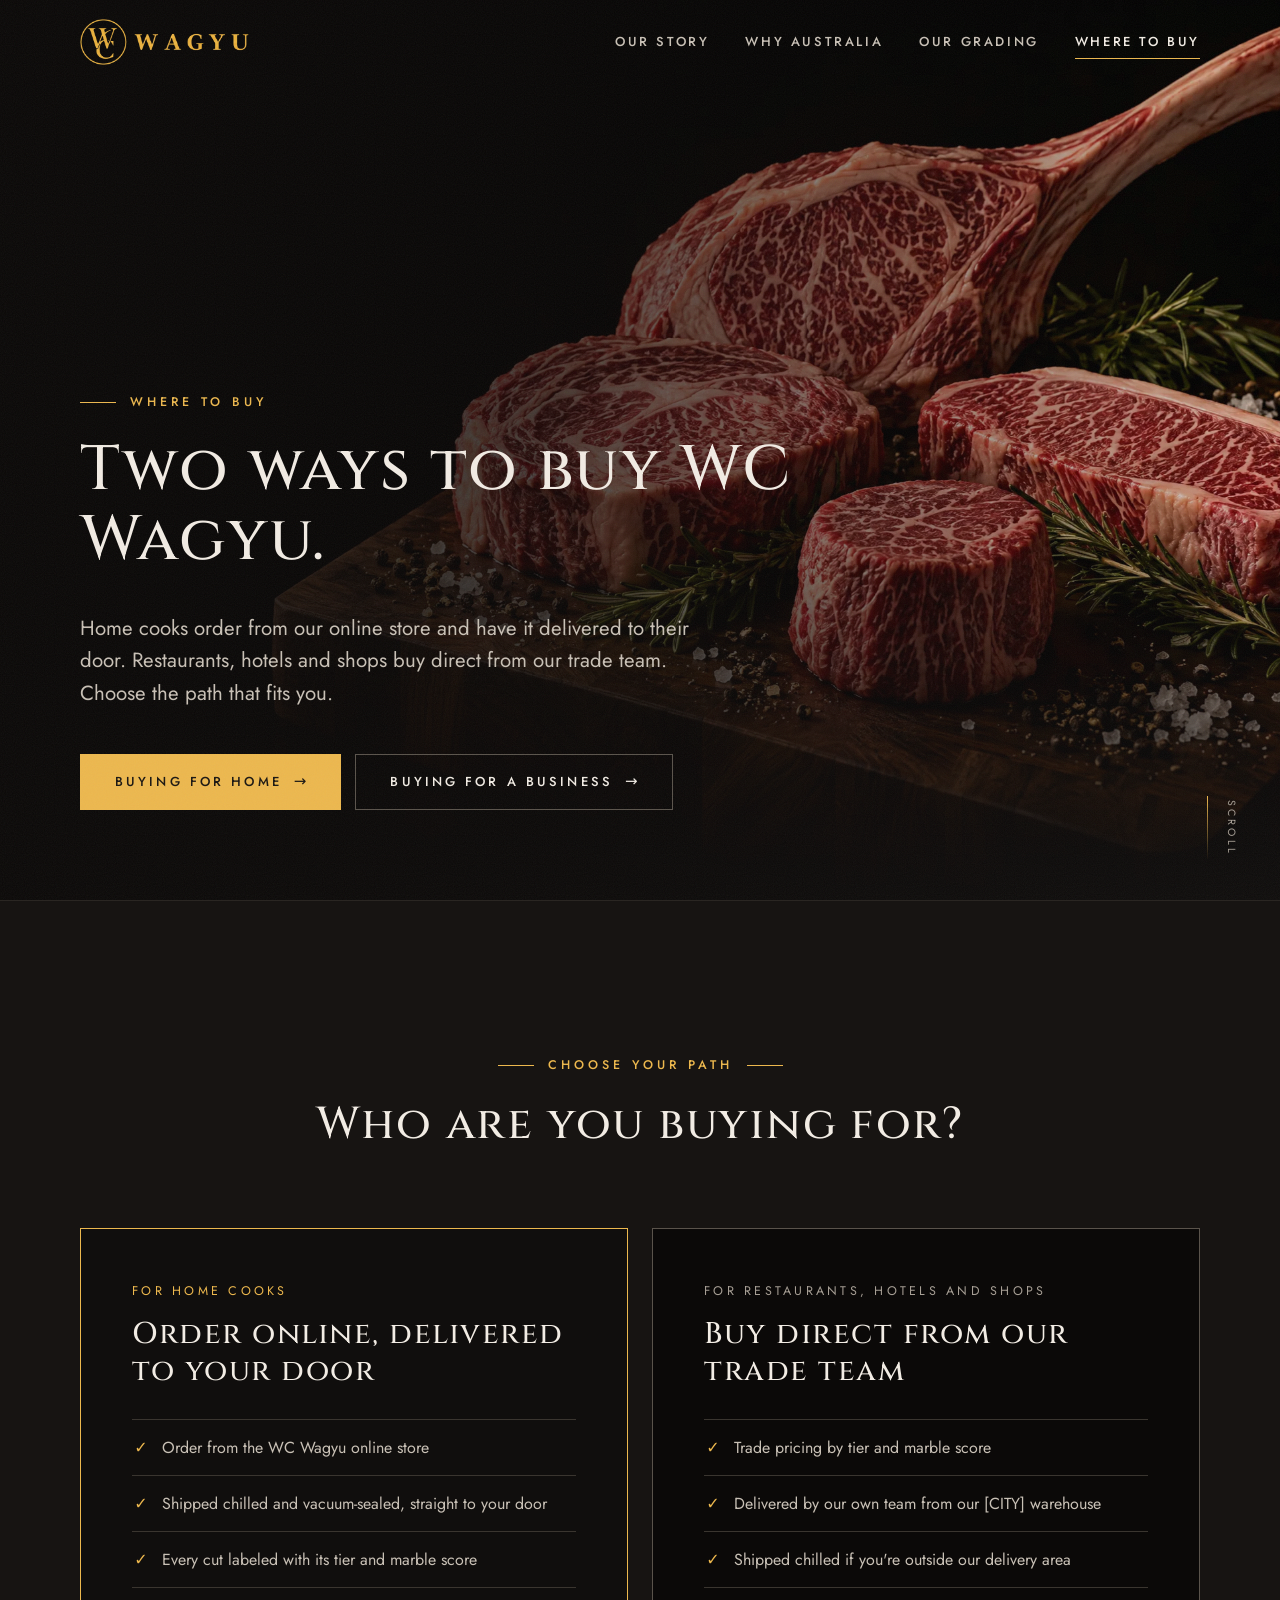
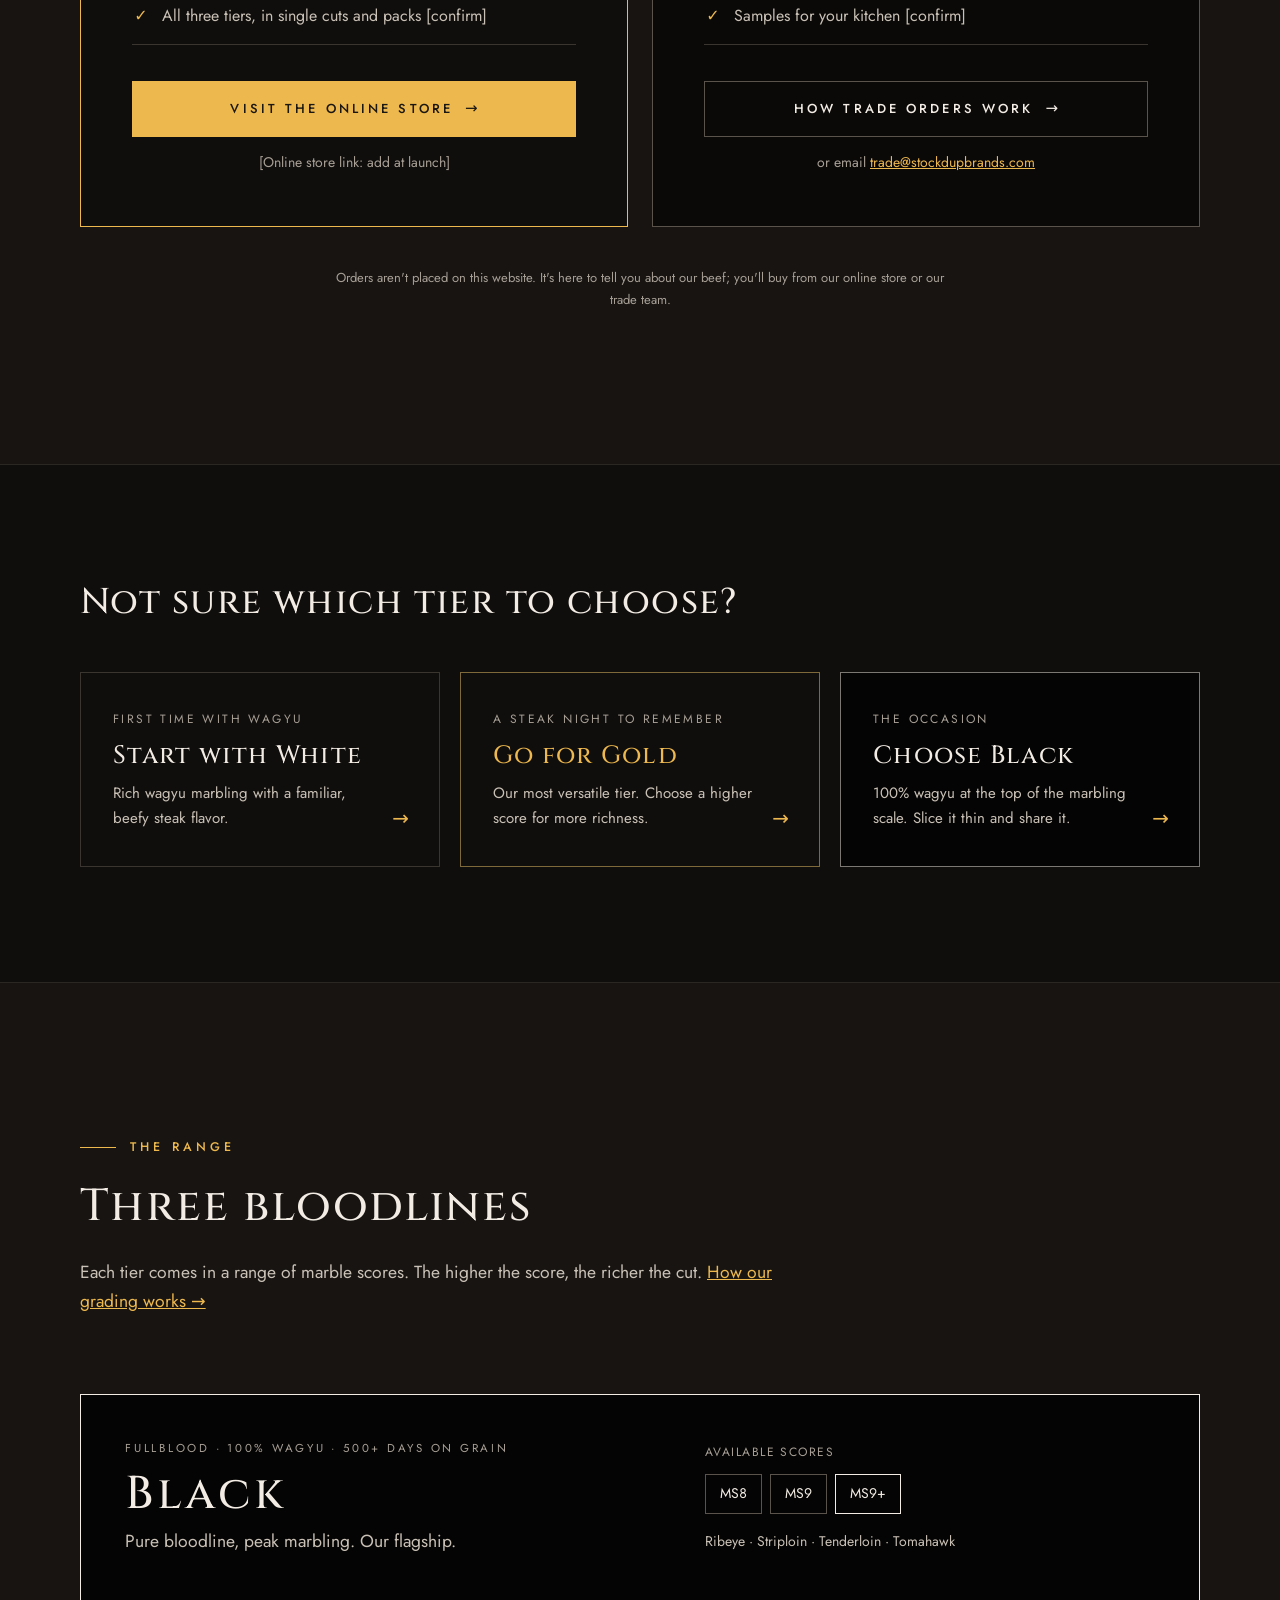
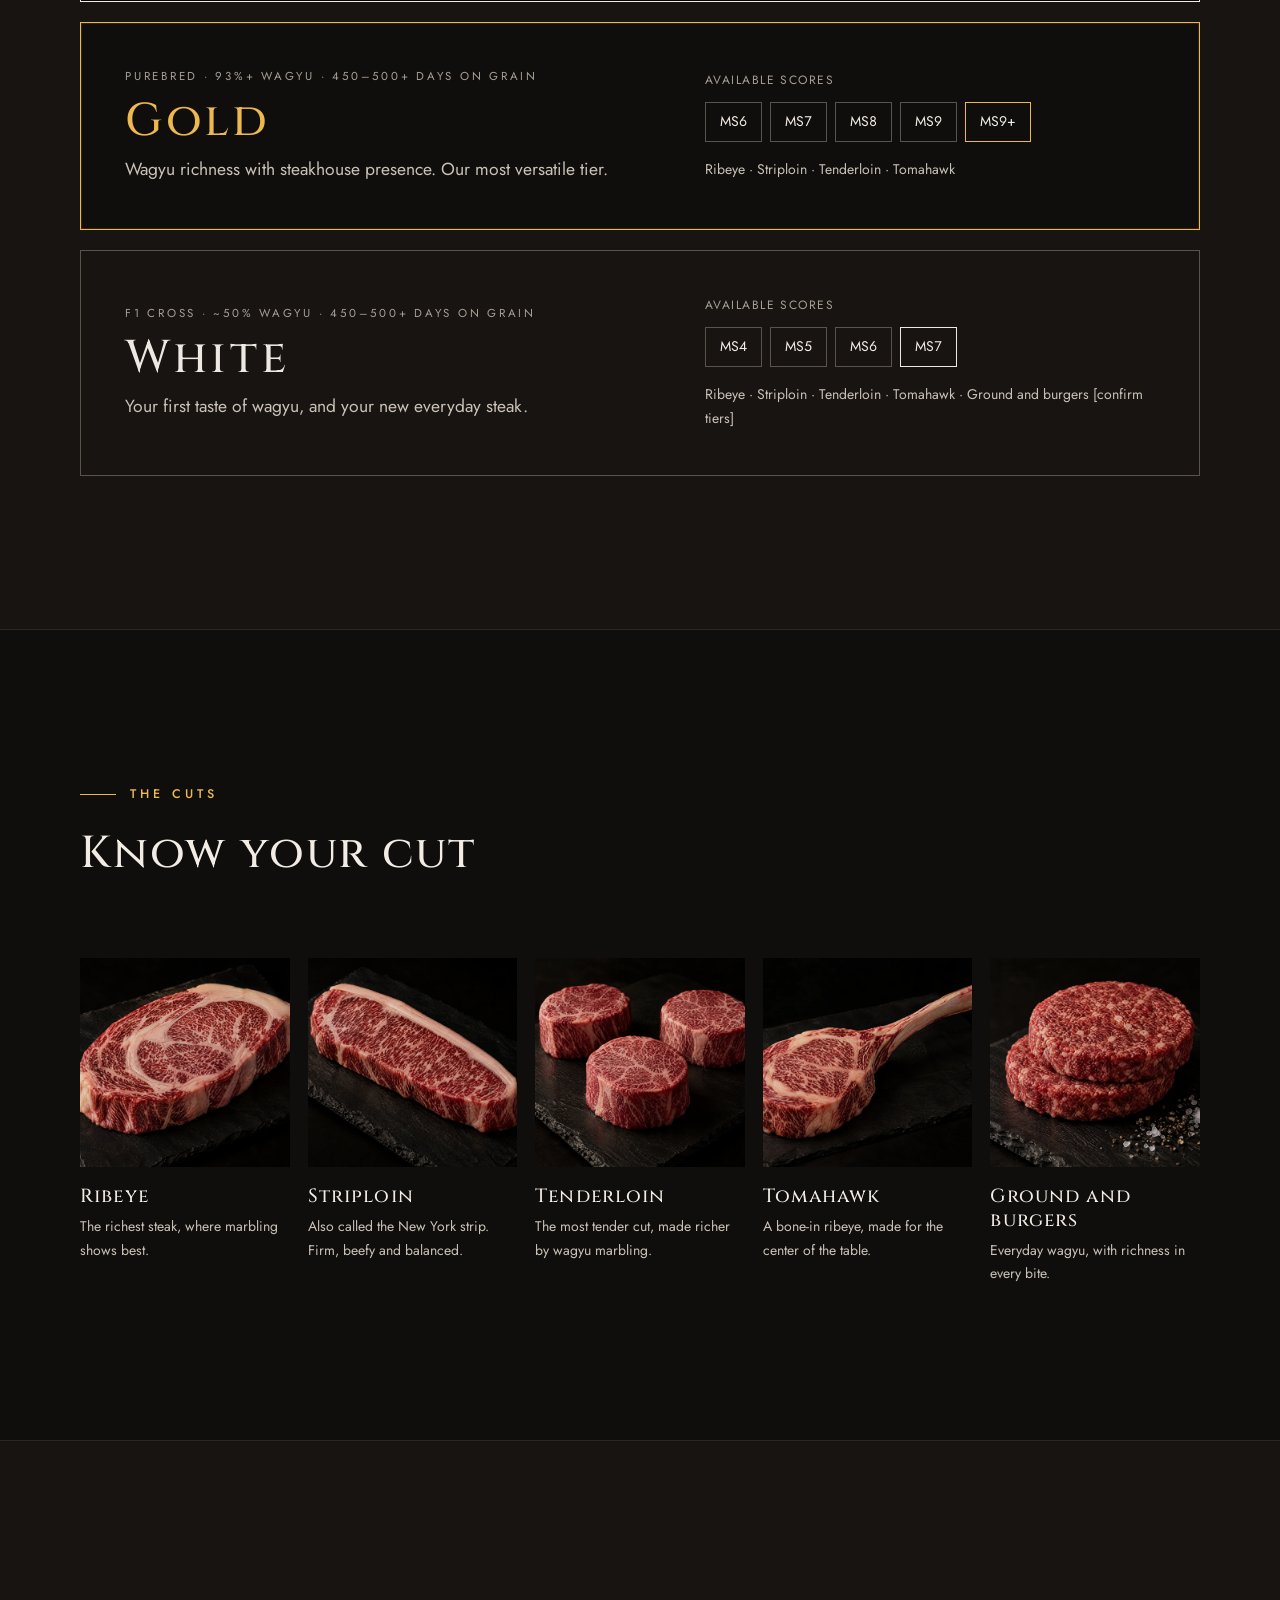
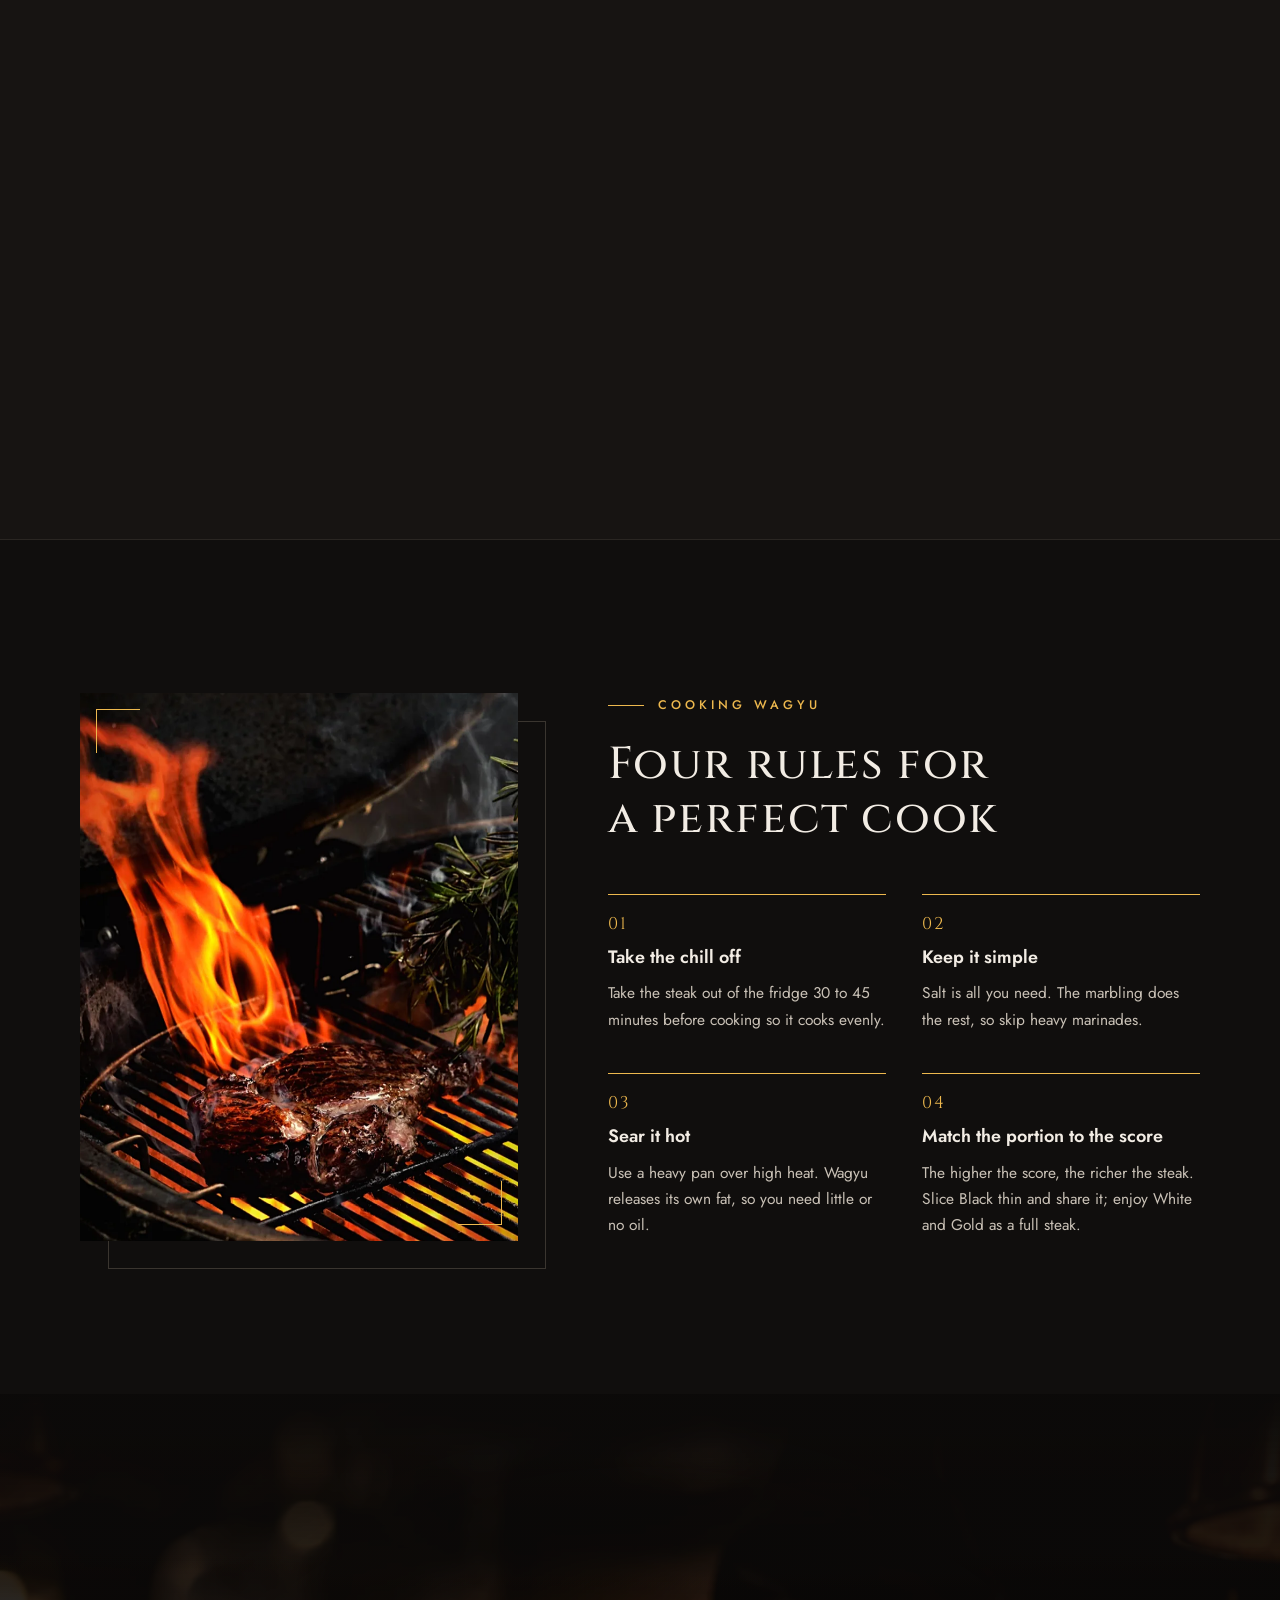
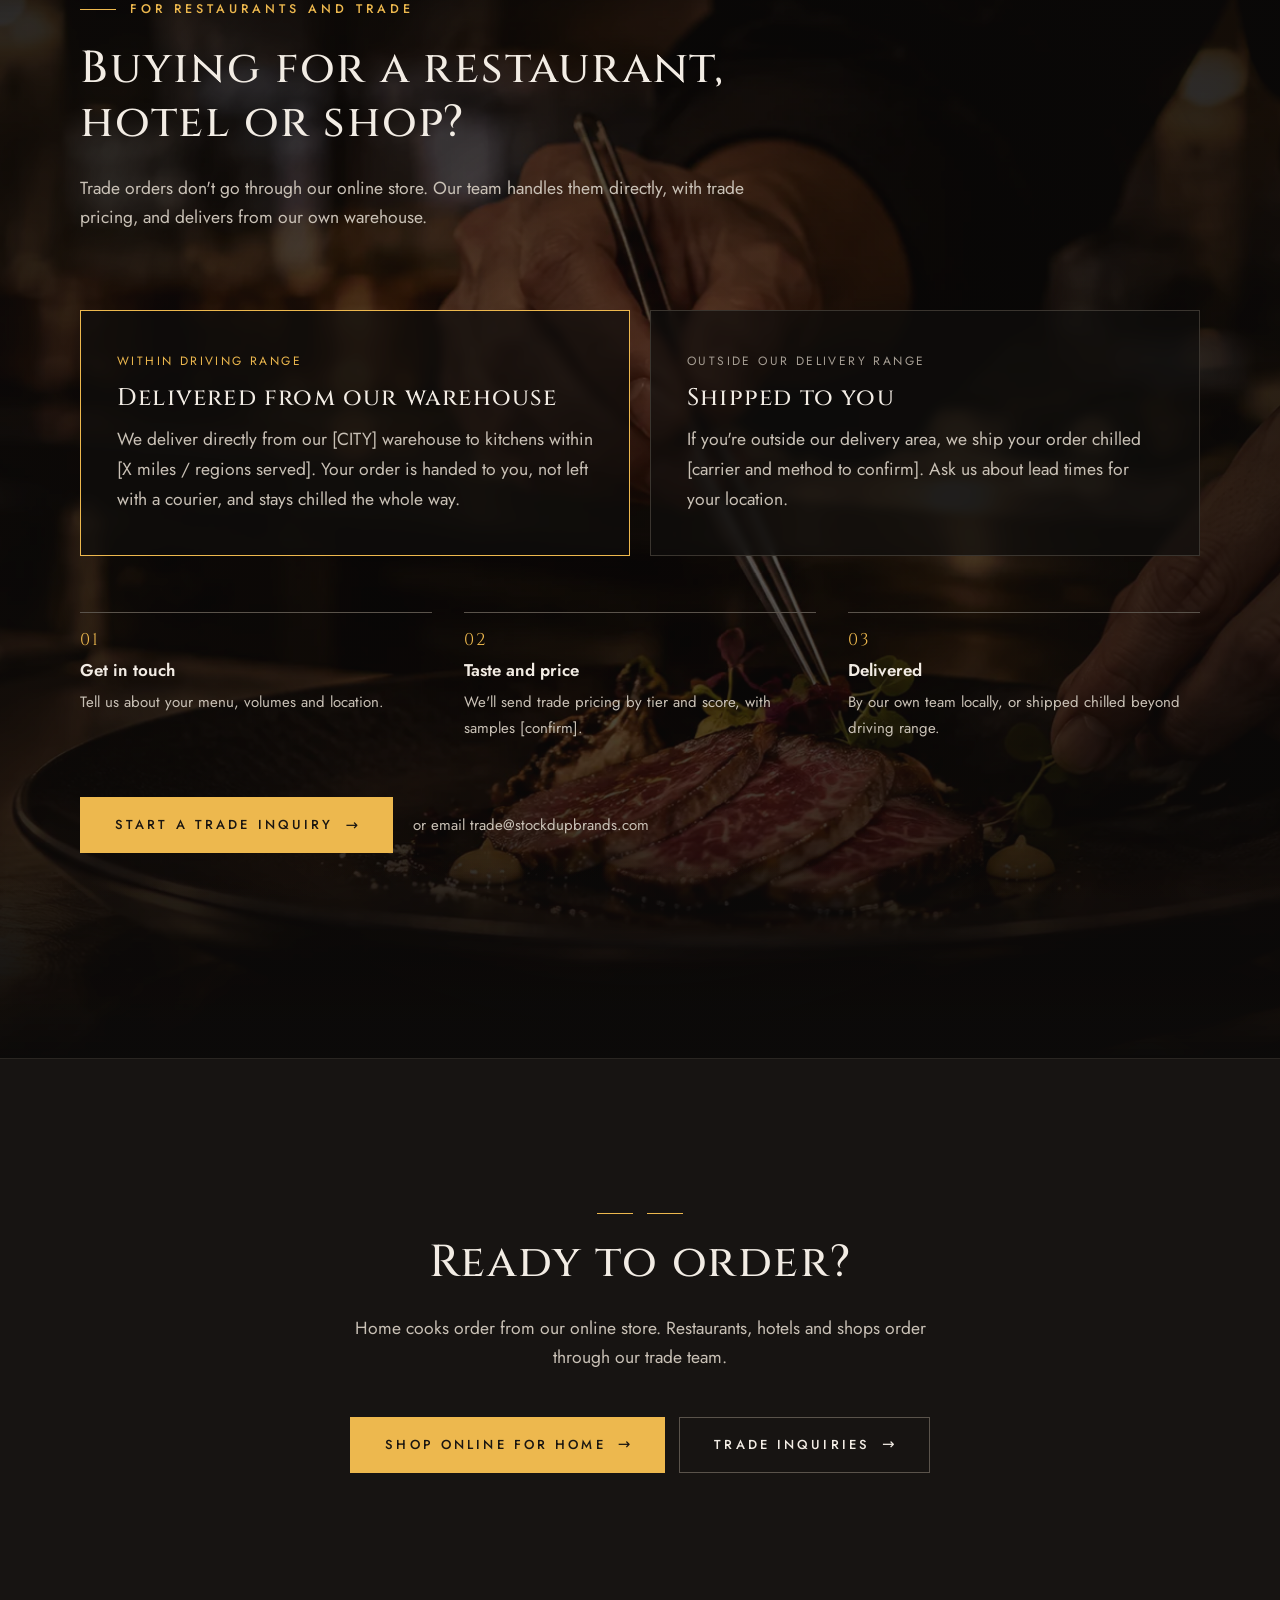
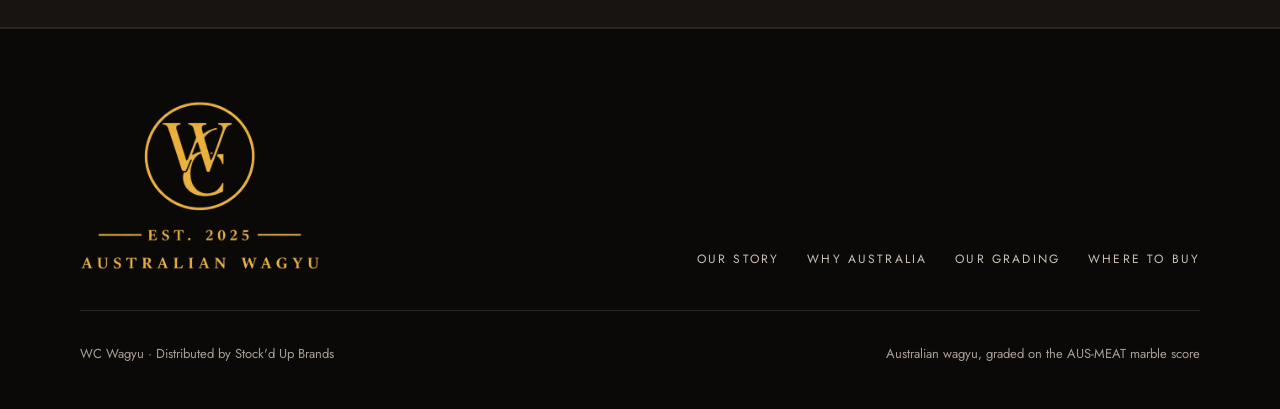
<file: shop.html>
<!doctype html>
<html lang="en">
<head>
<meta charset="utf-8">
<meta name="viewport" content="width=device-width, initial-scale=1">
<title>Where to Buy — WC Wagyu</title>
<meta name="description" content="Two ways to buy WC Wagyu: home cooks order from our online store, and restaurants, hotels and shops buy direct from our trade team.">
<meta name="theme-color" content="#100E0D">
<link rel="icon" type="image/png" sizes="32x32" href="images/brand/favicon-32.png">
<link rel="apple-touch-icon" href="images/brand/apple-touch-icon.png">
<link rel="preconnect" href="https://fonts.googleapis.com">
<link rel="preconnect" href="https://fonts.gstatic.com" crossorigin>
<link rel="stylesheet" href="https://fonts.googleapis.com/css2?family=Cinzel:wght@400;500;600&amp;family=Cormorant+Garamond:ital,wght@0,500;1,400;1,500&amp;family=Jost:wght@300;400;500;600&amp;display=swap">
<link rel="preload" as="image" href="images/cuts-board.webp">
<link rel="stylesheet" href="styles.css">
<script>document.documentElement.classList.add('js')</script>
</head>
<body>

<header class="site-header">
<div class="wrap">
<a class="brand" href="index.html"><img src="images/brand/logo-horizontal.webp" alt="WC Wagyu" width="1068" height="290"></a>
<button class="nav-toggle" type="button" aria-label="Menu" aria-expanded="false" aria-controls="site-nav"><span></span><span></span></button>
<nav id="site-nav" class="nav" aria-label="Main">
<a href="index.html">Our Story</a>
<a href="why-australia.html">Why Australia</a>
<a href="our-grading.html">Our Grading</a>
<a href="shop.html" aria-current="page">Where to Buy</a>
</nav>
</div>
</header>

<main>

<section id="top" class="hero">
<div class="hero-media" style="--pos: 65% center"><img src="images/cuts-board.webp" alt="Wagyu tomahawk, ribeye, striploin and tenderloin on a dark butcher board" width="2400" height="1350" fetchpriority="high"></div>
<div class="wrap">
<p class="eyebrow" data-hero="1">Where to buy</p>
<h1 class="display display--md" data-hero="2">Two ways to buy WC Wagyu.</h1>
<p class="lede" data-hero="3">Home cooks order from our online store and have it delivered to their door. Restaurants, hotels and shops buy direct from our trade team. Choose the path that fits you.</p>
<div class="btns" data-hero="4">
<a class="btn" href="#paths">Buying for home</a>
<a class="btn btn--ghost" href="#trade">Buying for a business</a>
</div>
</div>
<span class="scroll-cue" aria-hidden="true">Scroll</span>
</section>

<section id="paths" class="section section--alt" aria-labelledby="paths-title">
<div class="wrap">
<div class="section-head section-head--center">
<p class="eyebrow eyebrow--center" data-reveal>Choose your path</p>
<h2 id="paths-title" class="h2" data-reveal style="--d:.1s">Who are you buying for?</h2>
</div>
<div class="paths">
<article id="home" class="path" data-reveal>
<div class="k">For home cooks</div>
<h3>Order online, delivered to your door</h3>
<ul class="path-list">
<li>Order from the WC Wagyu online store</li>
<li>Shipped chilled and vacuum-sealed, straight to your door</li>
<li>Every cut labeled with its tier and marble score</li>
<li>All three tiers, in single cuts and packs [confirm]</li>
</ul>
<a class="btn btn--block" href="#home" data-store-link>Visit the online store</a>
<p class="path-note">[Online store link: add at launch]</p>
</article>
<article class="path path--trade" data-reveal style="--d:.12s">
<div class="k">For restaurants, hotels and shops</div>
<h3>Buy direct from our trade team</h3>
<ul class="path-list">
<li>Trade pricing by tier and marble score</li>
<li>Delivered by our own team from our [CITY] warehouse</li>
<li>Shipped chilled if you're outside our delivery area</li>
<li>Samples for your kitchen [confirm]</li>
</ul>
<a class="btn btn--ghost btn--block" href="#trade">How trade orders work</a>
<p class="path-note">or email <a href="mailto:trade@stockdupbrands.com">trade@stockdupbrands.com</a></p>
</article>
</div>
<p class="paths-foot fine" data-reveal>Orders aren't placed on this website. It's here to tell you about our beef; you'll buy from our online store or our trade team.</p>
</div>
</section>

<section id="guide" class="section" aria-labelledby="guide-title" style="padding-top: clamp(72px, 9vw, 120px); padding-bottom: clamp(72px, 9vw, 120px)">
<div class="wrap">
<h2 id="guide-title" class="h2" data-reveal style="margin-bottom: 48px; font-size: clamp(25px, 2.8vw, 36px)">Not sure which tier to choose?</h2>
<div class="guide">
<a href="#tier-white" data-reveal>
<div class="k">First time with wagyu</div>
<div class="t">Start with White</div>
<p>Rich wagyu marbling with a familiar, beefy steak flavor.</p>
</a>
<a href="#tier-gold" class="g-gold" data-reveal style="--d:.1s">
<div class="k">A steak night to remember</div>
<div class="t">Go for Gold</div>
<p>Our most versatile tier. Choose a higher score for more richness.</p>
</a>
<a href="#tier-black" class="g-black" data-reveal style="--d:.2s">
<div class="k">The occasion</div>
<div class="t">Choose Black</div>
<p>100% wagyu at the top of the marbling scale. Slice it thin and share it.</p>
</a>
</div>
</div>
</section>

<section id="tiers" class="section section--alt" aria-labelledby="tiers-title">
<div class="wrap">
<div class="section-head">
<p class="eyebrow" data-reveal>The range</p>
<h2 id="tiers-title" class="h2" data-reveal style="--d:.1s">Three bloodlines</h2>
<p class="muted" data-reveal style="--d:.2s">Each tier comes in a range of marble scores. The higher the score, the richer the cut. <a href="our-grading.html">How our grading works →</a></p>
</div>
<div class="tier-rows">

<article id="tier-black" class="tier-row tier--black" data-reveal>
<div>
<div class="kicker">FULLBLOOD · 100% WAGYU · 500+ DAYS ON GRAIN</div>
<h3 class="name">Black</h3>
<p>Pure bloodline, peak marbling. Our flagship.</p>
</div>
<div>
<div class="scores-k">Available scores</div>
<div class="scores" style="color: var(--text)"><span>MS8</span><span>MS9</span><span class="top">MS9+</span></div>
<div class="cuts-line">Ribeye · Striploin · Tenderloin · Tomahawk</div>
</div>
</article>

<article id="tier-gold" class="tier-row tier--gold" data-reveal style="--d:.1s">
<div>
<div class="kicker">PUREBRED · 93%+ WAGYU · 450–500+ DAYS ON GRAIN</div>
<h3 class="name" style="color: var(--gold)">Gold</h3>
<p>Wagyu richness with steakhouse presence. Our most versatile tier.</p>
</div>
<div>
<div class="scores-k">Available scores</div>
<div class="scores" style="color: var(--gold)"><span style="color: var(--text)">MS6</span><span style="color: var(--text)">MS7</span><span style="color: var(--text)">MS8</span><span style="color: var(--text)">MS9</span><span class="top" style="color: var(--text); border-color: var(--gold)">MS9+</span></div>
<div class="cuts-line">Ribeye · Striploin · Tenderloin · Tomahawk</div>
</div>
</article>

<article id="tier-white" class="tier-row tier--white" data-reveal style="--d:.2s">
<div>
<div class="kicker">F1 CROSS · ~50% WAGYU · 450–500+ DAYS ON GRAIN</div>
<h3 class="name" style="color: var(--ivory)">White</h3>
<p>Your first taste of wagyu, and your new everyday steak.</p>
</div>
<div>
<div class="scores-k">Available scores</div>
<div class="scores"><span>MS4</span><span>MS5</span><span>MS6</span><span class="top" style="border-color: var(--ivory)">MS7</span></div>
<div class="cuts-line">Ribeye · Striploin · Tenderloin · Tomahawk · Ground and burgers [confirm tiers]</div>
</div>
</article>

</div>
</div>
</section>

<section id="cuts" class="section" aria-labelledby="cuts-title">
<div class="wrap">
<div class="section-head">
<p class="eyebrow" data-reveal>The cuts</p>
<h2 id="cuts-title" class="h2" data-reveal style="--d:.1s">Know your cut</h2>
</div>
<div class="cuts">
<div class="cut" data-reveal>
<div class="frame"><img src="images/cut-ribeye.webp" alt="Raw wagyu ribeye" width="1400" height="1050" loading="lazy"></div>
<h3>Ribeye</h3>
<p>The richest steak, where marbling shows best.</p>
</div>
<div class="cut" data-reveal style="--d:.08s">
<div class="frame"><img src="images/cut-striploin.webp" alt="Raw wagyu striploin" width="1400" height="1050" loading="lazy"></div>
<h3>Striploin</h3>
<p>Also called the New York strip. Firm, beefy and balanced.</p>
</div>
<div class="cut" data-reveal style="--d:.16s">
<div class="frame"><img src="images/cut-tenderloin.webp" alt="Raw wagyu tenderloin medallions" width="1400" height="1050" loading="lazy"></div>
<h3>Tenderloin</h3>
<p>The most tender cut, made richer by wagyu marbling.</p>
</div>
<div class="cut" data-reveal style="--d:.24s">
<div class="frame"><img src="images/cut-tomahawk.webp" alt="Raw wagyu tomahawk steak" width="1400" height="1050" loading="lazy"></div>
<h3>Tomahawk</h3>
<p>A bone-in ribeye, made for the center of the table.</p>
</div>
<div class="cut" data-reveal style="--d:.32s">
<div class="frame"><img src="images/cut-ground.webp" alt="Raw wagyu burger patties and ground wagyu" width="1400" height="1050" loading="lazy"></div>
<h3>Ground and burgers</h3>
<p>Everyday wagyu, with richness in every bite.</p>
</div>
</div>
</div>
</section>

<section id="delivery" class="section section--alt" aria-labelledby="delivery-title">
<div class="wrap">
<div class="split split--top">
<div>
<p class="eyebrow" data-reveal>For home cooks</p>
<h2 id="delivery-title" class="h2" data-reveal style="--d:.1s">How online orders work</h2>
<p class="muted" data-reveal style="--d:.2s; margin-top: 24px">You place your order on our online store. We pack it to order and ship it to your door, with every cut vacuum-sealed and labeled with its tier and marble score.</p>
<div class="btns" data-reveal style="--d:.3s; margin-top: 36px">
<a class="btn" href="#home" data-store-link>Visit the online store</a>
</div>
</div>
<dl class="spec" data-reveal style="--d:.15s">
<div><dt>Packaging</dt><dd>Chilled, vacuum-sealed, in an insulated box [confirm]</dd></div>
<div><dt>Where we ship</dt><dd>[Contiguous US / states served]</dd></div>
<div><dt>Shipping days</dt><dd>[e.g. Mon–Wed, so orders never sit over a weekend]</dd></div>
<div><dt>Shipping cost</dt><dd>[Free over $X]</dd></div>
<div><dt>On arrival</dt><dd>Refrigerate right away, or freeze for later</dd></div>
</dl>
</div>
</div>
</section>

<section class="section" aria-labelledby="cook-title">
<div class="wrap">
<div class="split split--wide-right">
<div class="frame-wrap" data-reveal="left">
<div class="frame frame--portrait frame--corners" data-parallax><img src="images/real-grill-rosemary.webp" alt="A steak cooking over open flame on a charcoal grill, with fresh rosemary" width="930" height="1397" loading="lazy"></div>
</div>
<div>
<p class="eyebrow" data-reveal>Cooking wagyu</p>
<h2 id="cook-title" class="h2" data-reveal style="--d:.1s; margin-bottom: 48px">Four rules for a perfect cook</h2>
<ol class="rules">
<li data-reveal><div class="numeral">01</div><h3>Take the chill off</h3><p>Take the steak out of the fridge 30 to 45 minutes before cooking so it cooks evenly.</p></li>
<li data-reveal style="--d:.1s"><div class="numeral">02</div><h3>Keep it simple</h3><p>Salt is all you need. The marbling does the rest, so skip heavy marinades.</p></li>
<li data-reveal style="--d:.2s"><div class="numeral">03</div><h3>Sear it hot</h3><p>Use a heavy pan over high heat. Wagyu releases its own fat, so you need little or no oil.</p></li>
<li data-reveal style="--d:.3s"><div class="numeral">04</div><h3>Match the portion to the score</h3><p>The higher the score, the richer the steak. Slice Black thin and share it; enjoy White and Gold as a full steak.</p></li>
</ol>
</div>
</div>
</div>
</section>

<section id="trade" class="photo-section" aria-labelledby="trade-title">
<div class="frame" data-parallax><img src="images/chef-plating.webp" alt="" width="2400" height="1350" loading="lazy"></div>
<div class="wrap">
<div class="section-head">
<p class="eyebrow" data-reveal>For restaurants and trade</p>
<h2 id="trade-title" class="h2" data-reveal style="--d:.1s; margin: 0">Buying for a restaurant, hotel or shop?</h2>
<p class="muted" data-reveal style="--d:.2s; margin: 24px 0 0">Trade orders don't go through our online store. Our team handles them directly, with trade pricing, and delivers from our own warehouse.</p>
</div>
<div class="trade-cards">
<div class="trade-card trade-card--gold" data-reveal>
<div class="k">Within driving range</div>
<h3>Delivered from our warehouse</h3>
<p>We deliver directly from our [CITY] warehouse to kitchens within [X miles / regions served]. Your order is handed to you, not left with a courier, and stays chilled the whole way.</p>
</div>
<div class="trade-card" data-reveal style="--d:.12s">
<div class="k">Outside our delivery range</div>
<h3>Shipped to you</h3>
<p>If you're outside our delivery area, we ship your order chilled [carrier and method to confirm]. Ask us about lead times for your location.</p>
</div>
</div>
<ol class="trade-steps">
<li data-reveal><div class="numeral">01</div><h3>Get in touch</h3><p>Tell us about your menu, volumes and location.</p></li>
<li data-reveal style="--d:.1s"><div class="numeral">02</div><h3>Taste and price</h3><p>We'll send trade pricing by tier and score, with samples [confirm].</p></li>
<li data-reveal style="--d:.2s"><div class="numeral">03</div><h3>Delivered</h3><p>By our own team locally, or shipped chilled beyond driving range.</p></li>
</ol>
<div class="trade-cta" data-reveal>
<a class="btn" href="mailto:trade@stockdupbrands.com">Start a trade inquiry</a>
<span class="muted small">or email trade@stockdupbrands.com</span>
</div>
</div>
</section>

<section id="store" class="section section--alt center" aria-labelledby="store-title">
<div class="wrap">
<p class="eyebrow eyebrow--center" data-reveal aria-hidden="true"></p>
<h2 id="store-title" class="h2" data-reveal style="margin: 0 auto 24px; max-width: 760px">Ready to order?</h2>
<p class="muted" data-reveal style="--d:.1s; margin: 0 auto 44px; max-width: 580px">Home cooks order from our online store. Restaurants, hotels and shops order through our trade team.</p>
<div class="btns btns--center" data-reveal style="--d:.2s">
<a class="btn" href="#home" data-store-link>Shop online for home</a>
<a class="btn btn--ghost" href="mailto:trade@stockdupbrands.com">Trade inquiries</a>
</div>
</div>
</section>

</main>

<footer class="site-footer">
<div class="wrap">
<div class="footer-top">
<a class="footer-brand" href="index.html"><img src="images/brand/logo-footer.webp" alt="WC Wagyu, est. 2025, Australian wagyu" width="1137" height="800" loading="lazy"></a>
<nav class="footer-nav" aria-label="Footer">
<a href="index.html">Our Story</a>
<a href="why-australia.html">Why Australia</a>
<a href="our-grading.html">Our Grading</a>
<a href="shop.html">Where to Buy</a>
</nav>
</div>
<div class="footer-meta">
<span>WC Wagyu · Distributed by Stock'd Up Brands</span>
<span>Australian wagyu, graded on the AUS-MEAT marble score</span>
</div>
</div>
</footer>

<script src="site.js" defer></script>
</body>
</html>
</file>
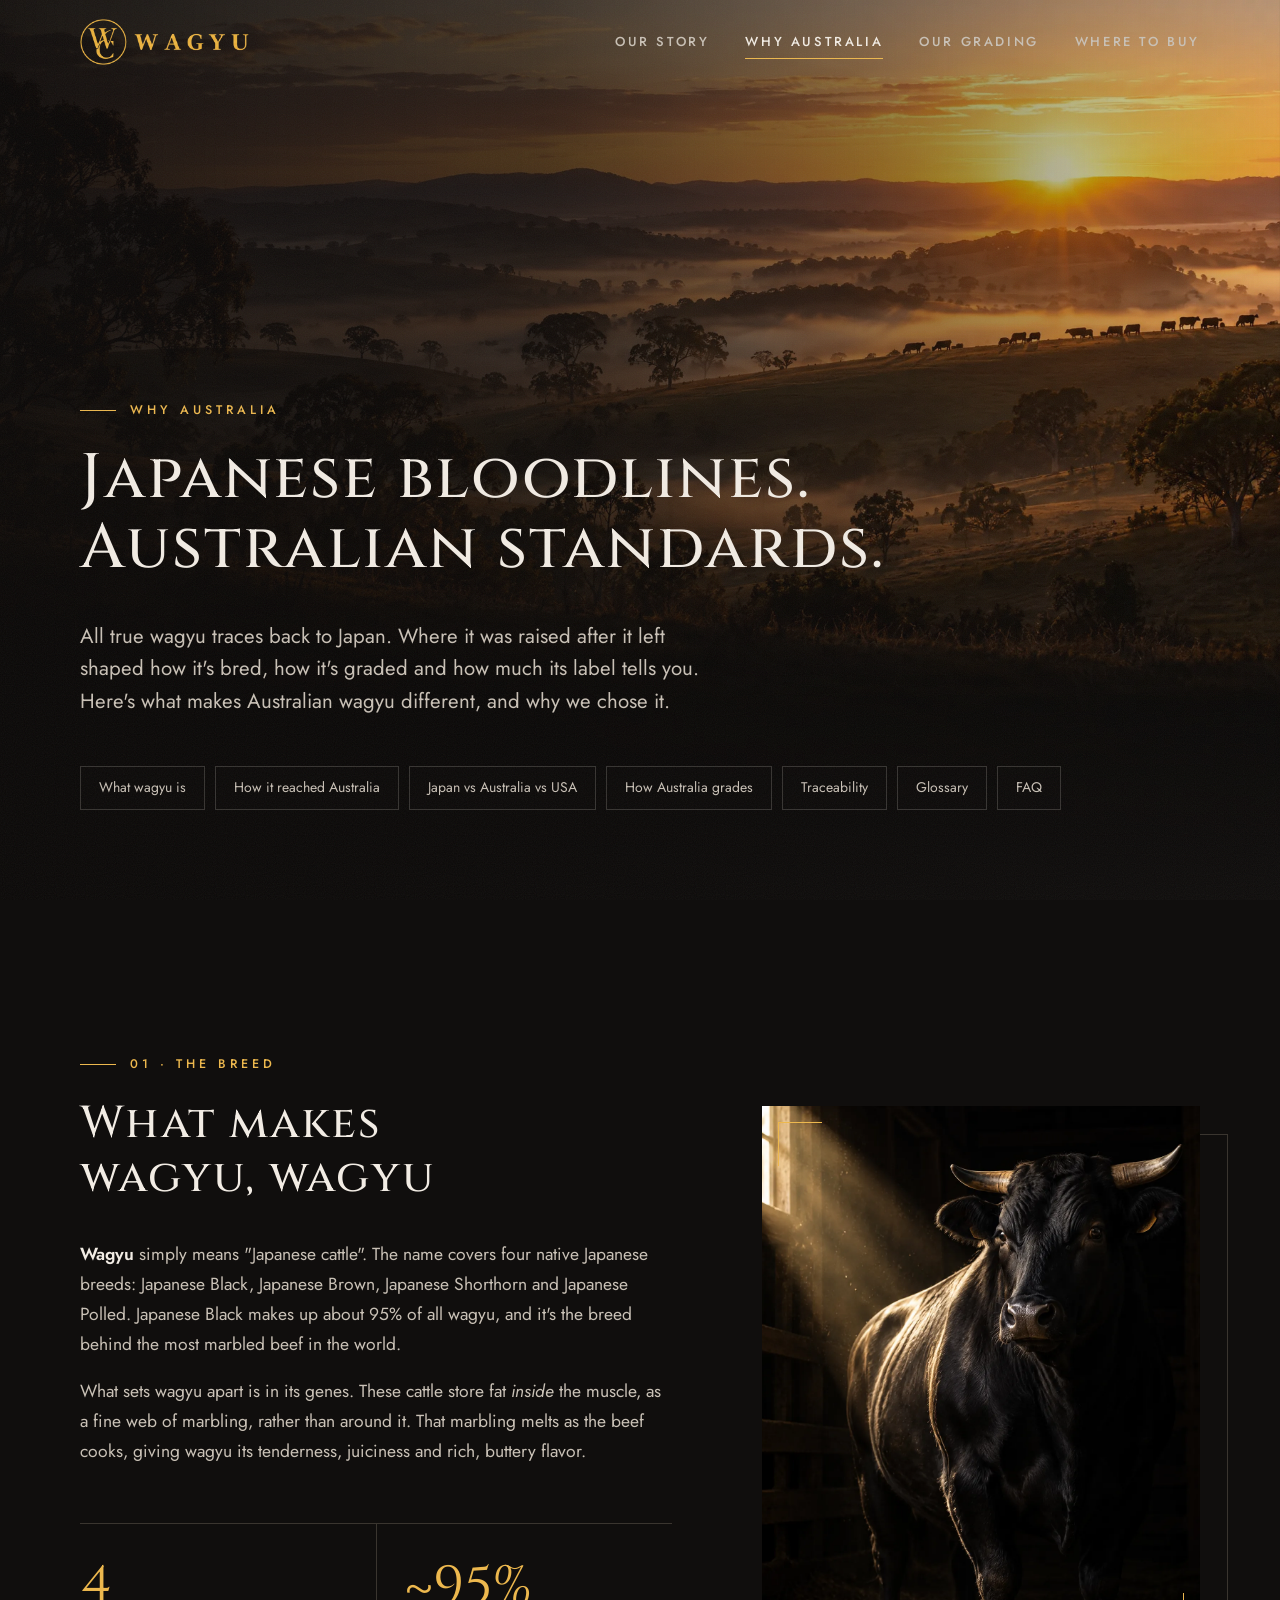
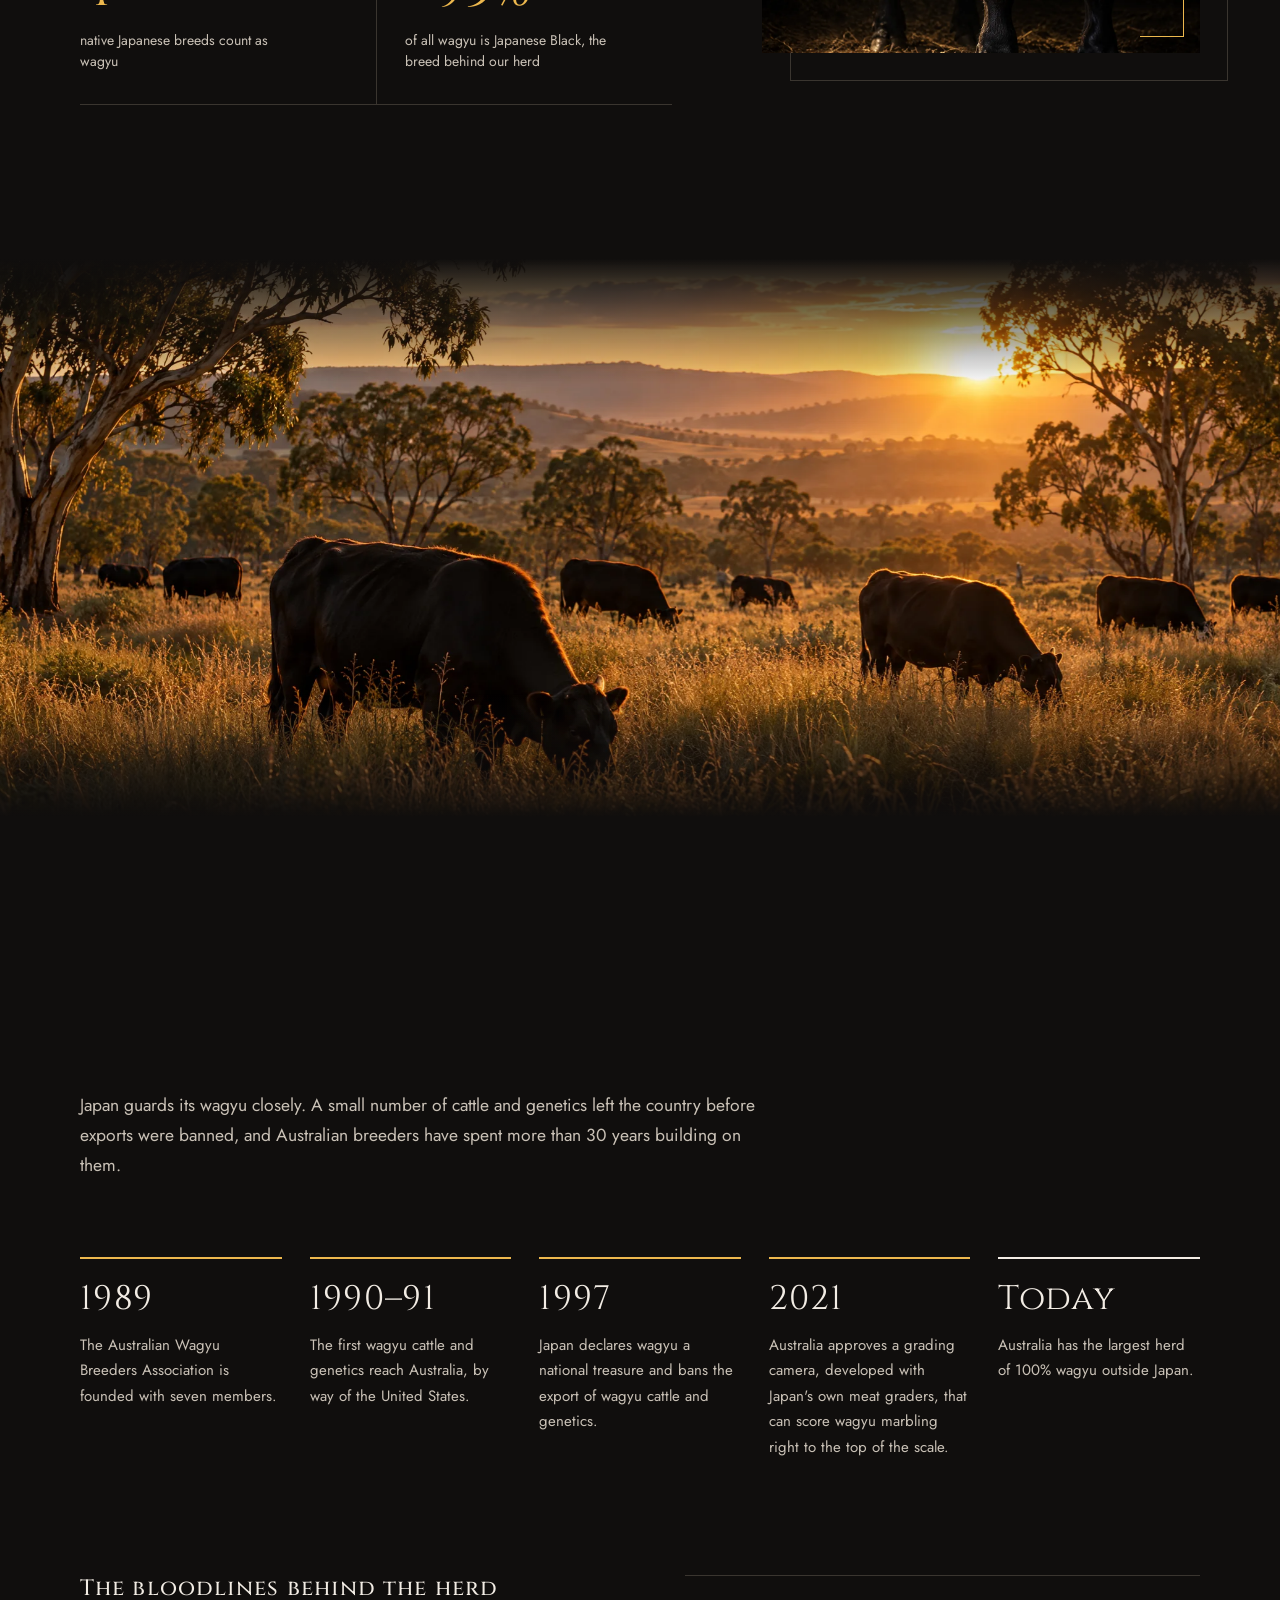
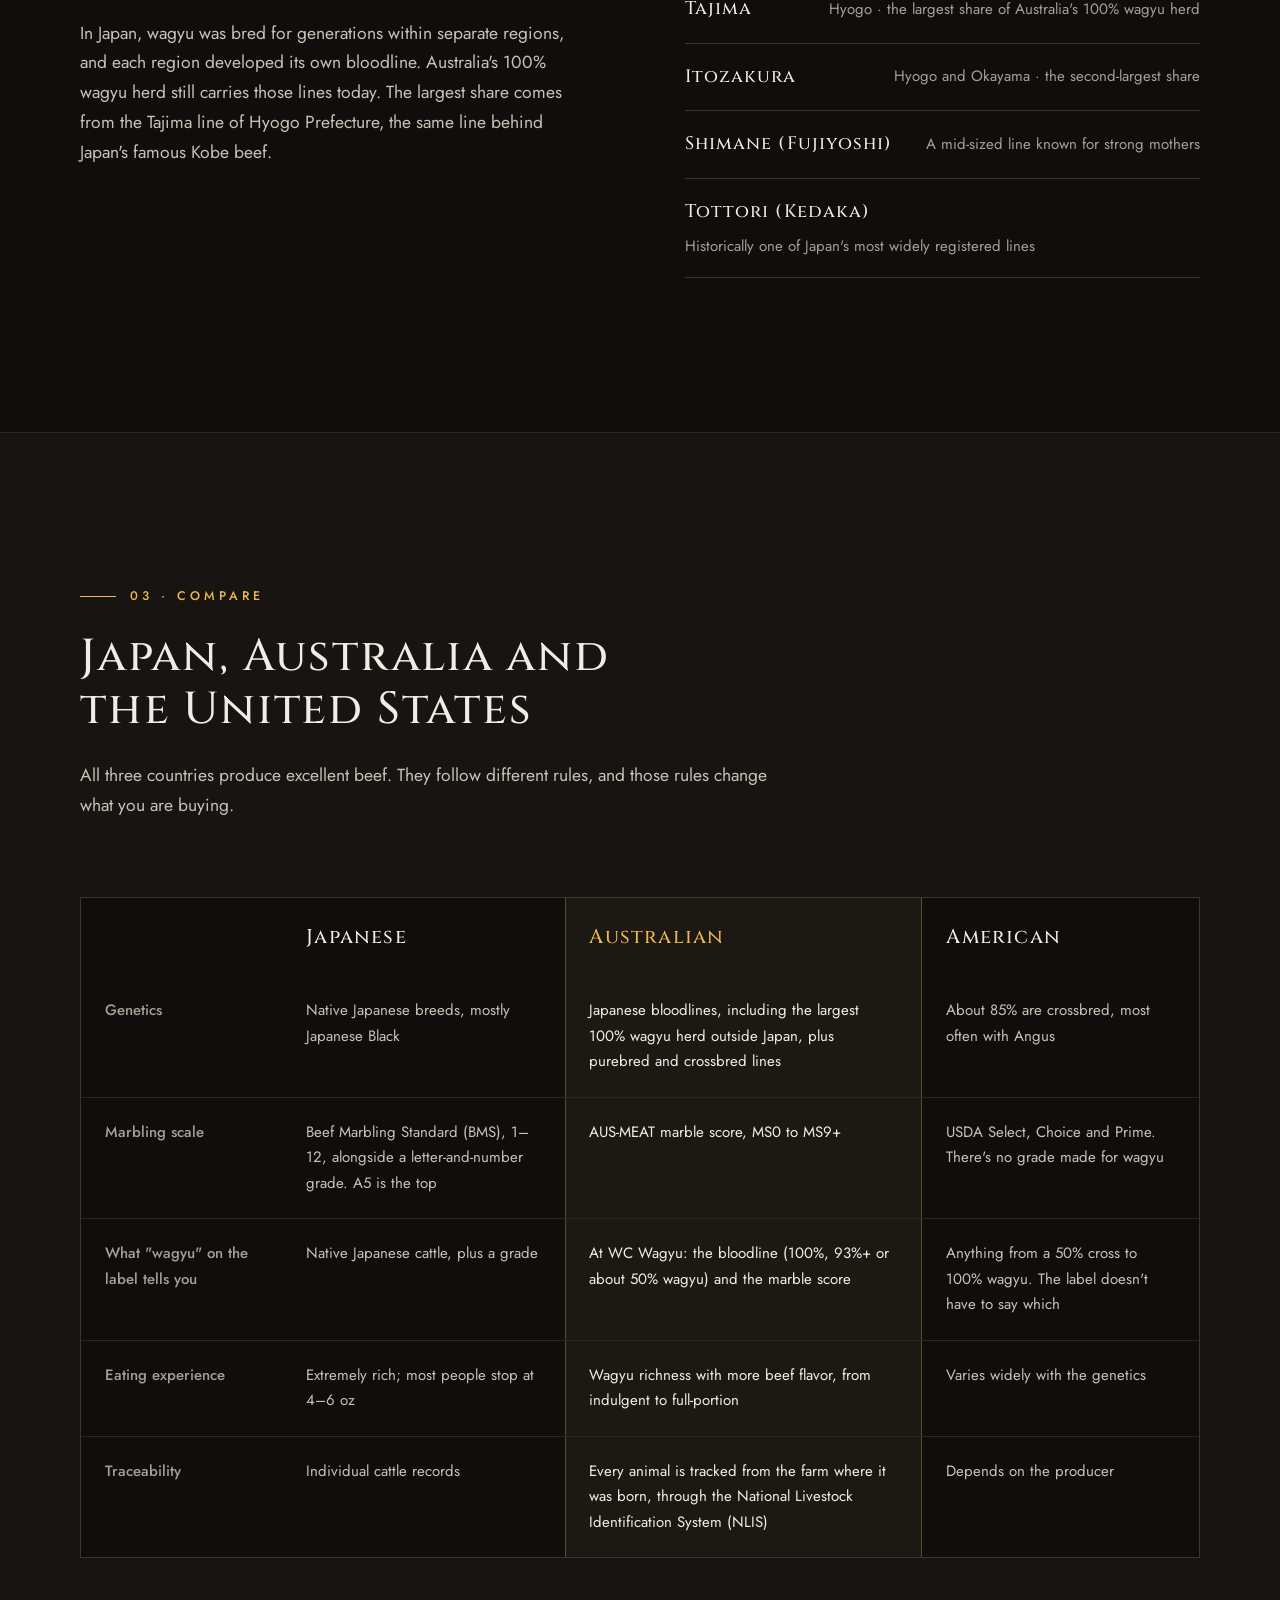
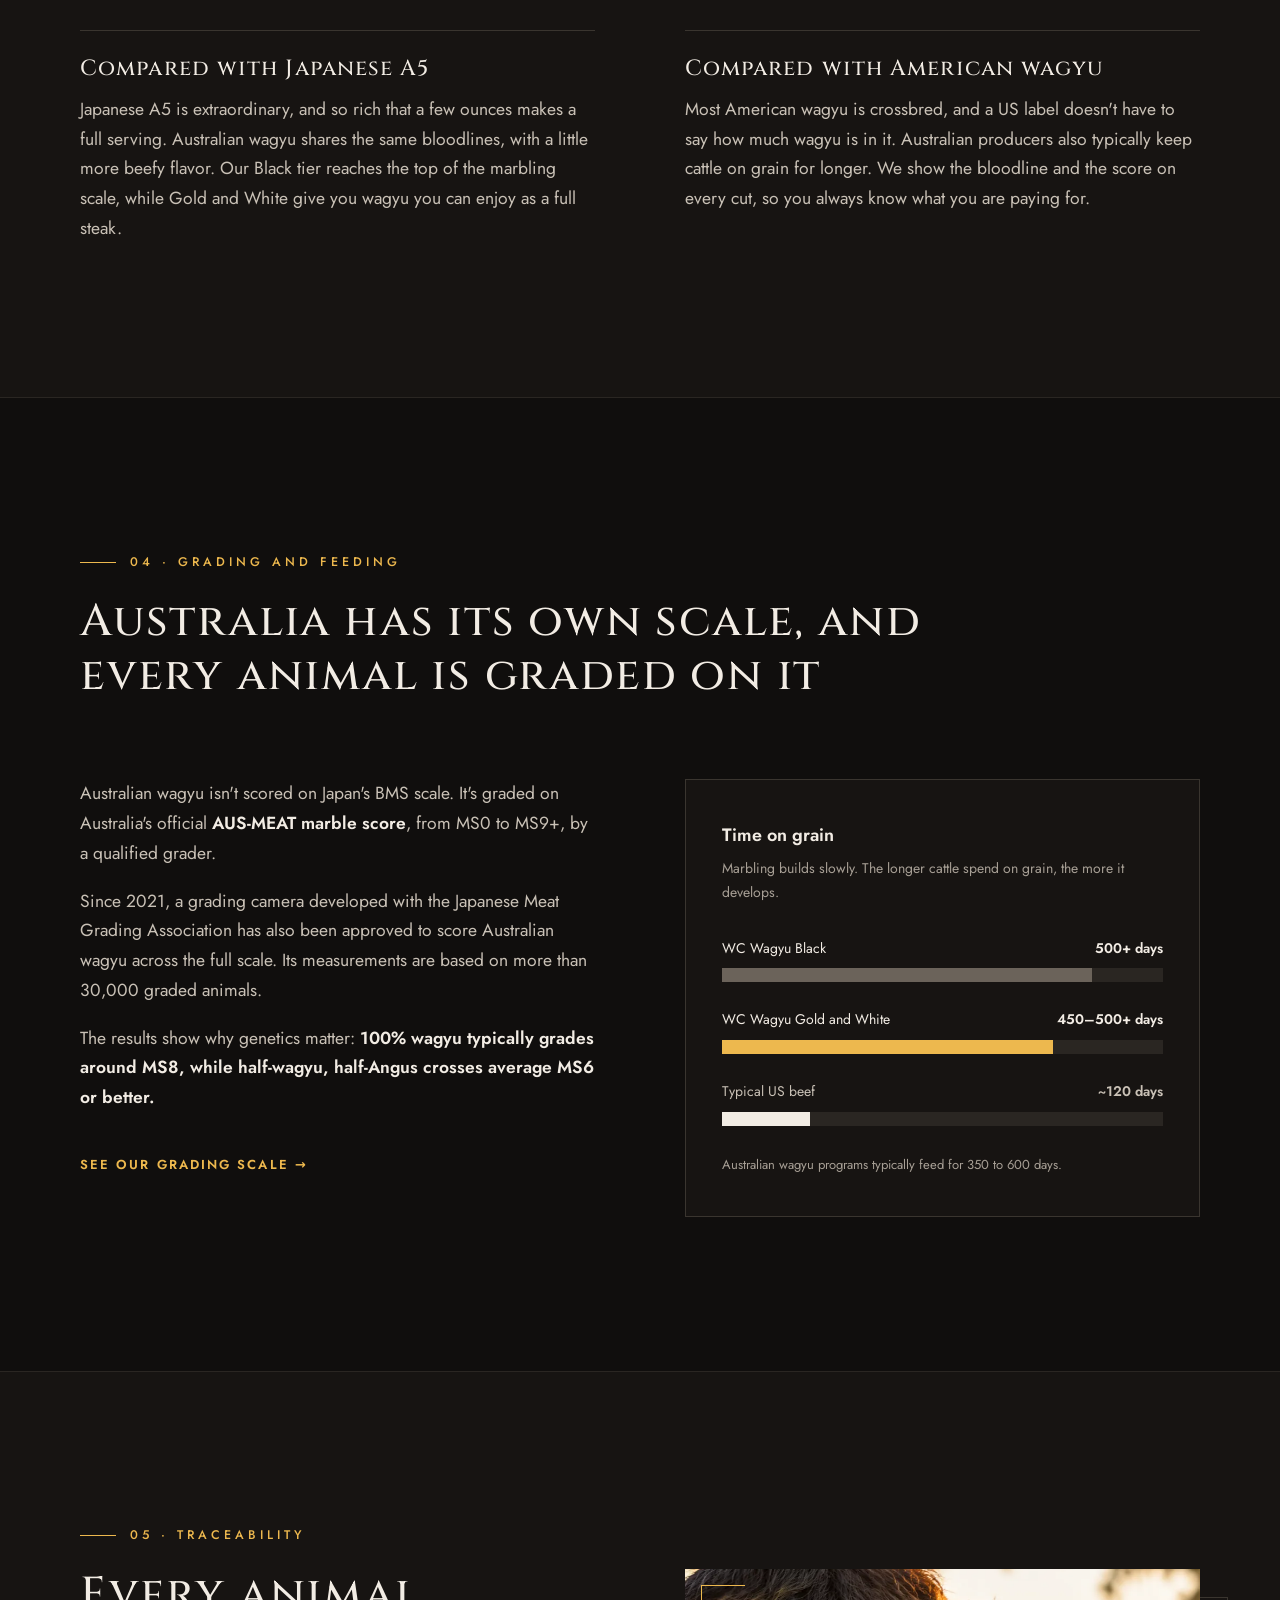
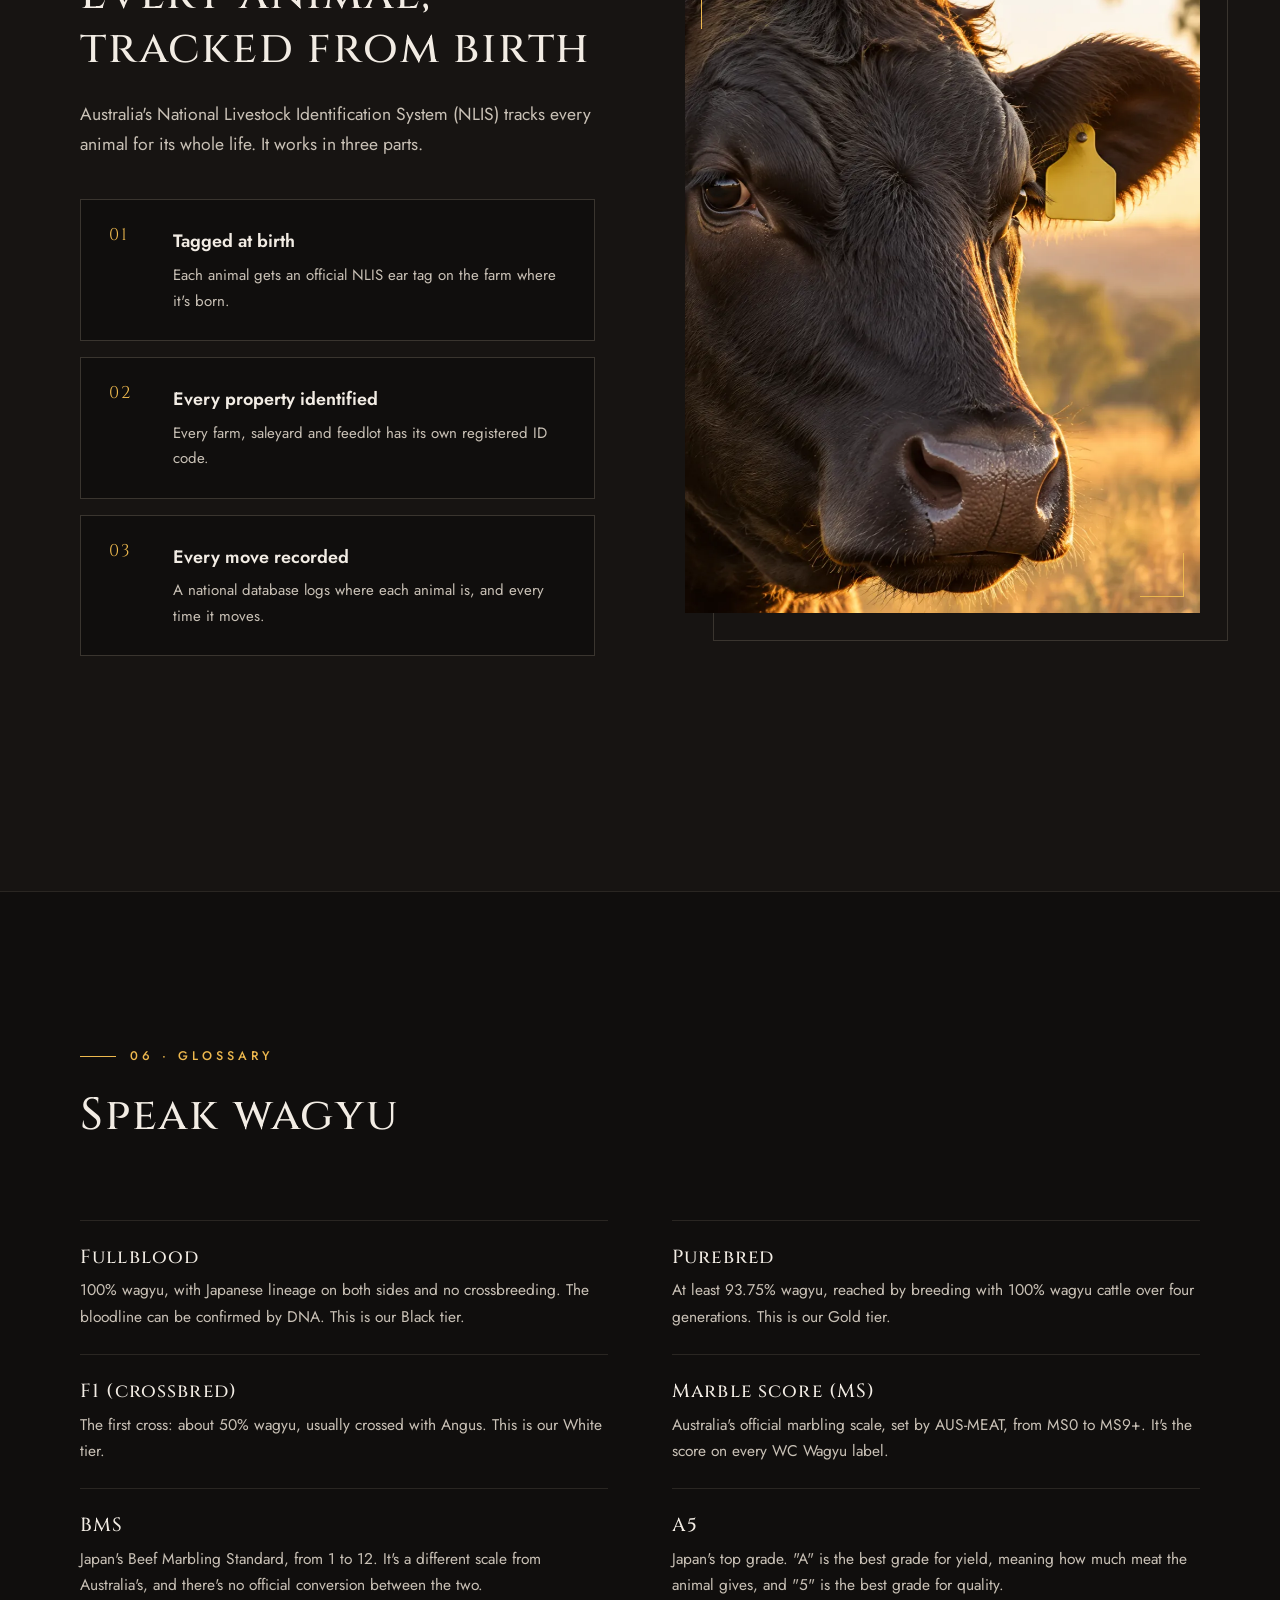
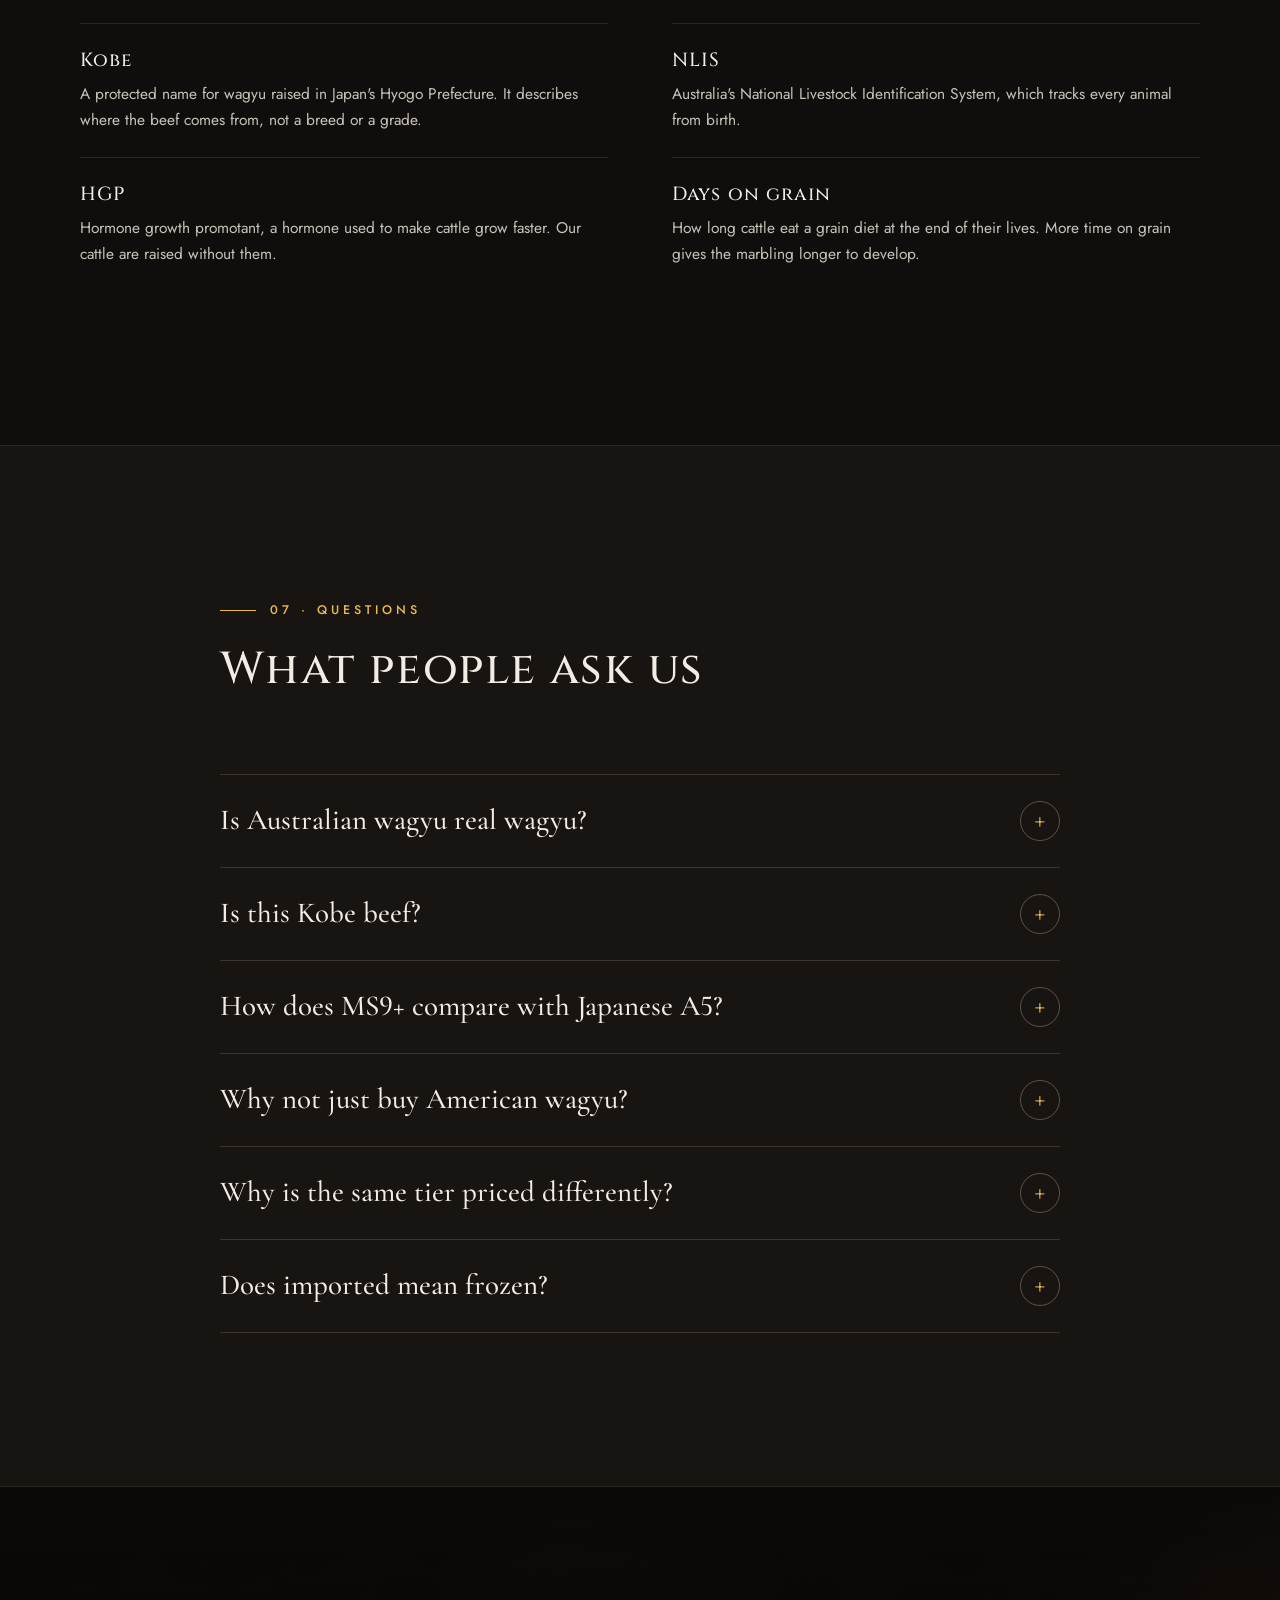
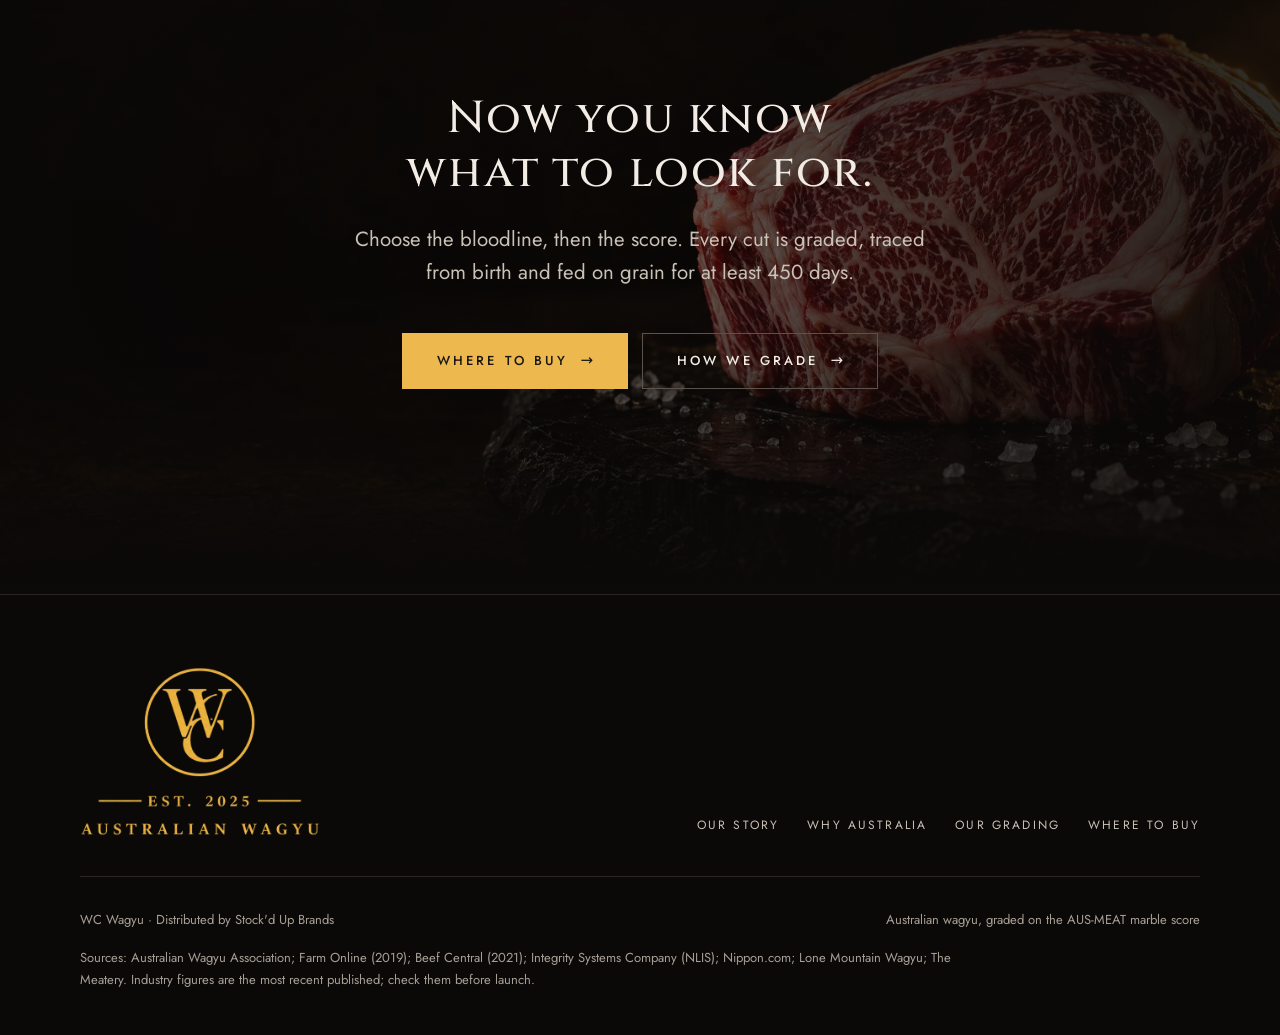
<file: why-australia.html>
<!doctype html>
<html lang="en">
<head>
<meta charset="utf-8">
<meta name="viewport" content="width=device-width, initial-scale=1">
<title>Why Australia — WC Wagyu</title>
<meta name="description" content="Japanese bloodlines, Australian standards. The background behind every WC Wagyu cut and why we chose Australia.">
<meta name="theme-color" content="#100E0D">
<link rel="icon" type="image/png" sizes="32x32" href="images/brand/favicon-32.png">
<link rel="apple-touch-icon" href="images/brand/apple-touch-icon.png">
<link rel="preconnect" href="https://fonts.googleapis.com">
<link rel="preconnect" href="https://fonts.gstatic.com" crossorigin>
<link rel="stylesheet" href="https://fonts.googleapis.com/css2?family=Cinzel:wght@400;500;600&amp;family=Cormorant+Garamond:ital,wght@0,500;1,400;1,500&amp;family=Jost:wght@300;400;500;600&amp;display=swap">
<link rel="preload" as="image" href="images/australia-dawn.webp">
<link rel="stylesheet" href="styles.css">
<script>document.documentElement.classList.add('js')</script>
</head>
<body>

<header class="site-header">
<div class="wrap">
<a class="brand" href="index.html"><img src="images/brand/logo-horizontal.webp" alt="WC Wagyu" width="1068" height="290"></a>
<button class="nav-toggle" type="button" aria-label="Menu" aria-expanded="false" aria-controls="site-nav"><span></span><span></span></button>
<nav id="site-nav" class="nav" aria-label="Main">
<a href="index.html">Our Story</a>
<a href="why-australia.html" aria-current="page">Why Australia</a>
<a href="our-grading.html">Our Grading</a>
<a href="shop.html">Where to Buy</a>
</nav>
</div>
</header>

<main>

<section id="top" class="hero">
<div class="hero-media"><img src="images/australia-dawn.webp" alt="Rolling Australian pasture at dawn with black cattle on a distant ridge" width="2400" height="1350" fetchpriority="high"></div>
<div class="wrap">
<p class="eyebrow" data-hero="1">Why Australia</p>
<h1 class="display display--md" data-hero="2">Japanese bloodlines. Australian standards.</h1>
<p class="lede" data-hero="3">All true wagyu traces back to Japan. Where it was raised after it left shaped how it's bred, how it's graded and how much its label tells you. Here's what makes Australian wagyu different, and why we chose it.</p>
<nav class="chips" aria-label="On this page" data-hero="4">
<a href="#what">What wagyu is</a>
<a href="#history">How it reached Australia</a>
<a href="#compare">Japan vs Australia vs USA</a>
<a href="#grading">How Australia grades</a>
<a href="#trace">Traceability</a>
<a href="#glossary">Glossary</a>
<a href="#faq">FAQ</a>
</nav>
</div>
</section>

<section id="what" class="section" aria-labelledby="what-title">
<div class="wrap">
<div class="split split--wide-left">
<div>
<p class="eyebrow" data-reveal>01 · The breed</p>
<h2 id="what-title" class="h2" data-reveal style="--d:.1s; margin-bottom: 36px">What makes wagyu, wagyu</h2>
<div class="muted">
<p data-reveal style="--d:.15s"><strong class="hl">Wagyu</strong> simply means "Japanese cattle". The name covers four native Japanese breeds: Japanese Black, Japanese Brown, Japanese Shorthorn and Japanese Polled. Japanese Black makes up about 95% of all wagyu, and it's the breed behind the most marbled beef in the world.</p>
<p data-reveal style="--d:.2s">What sets wagyu apart is in its genes. These cattle store fat <em>inside</em> the muscle, as a fine web of marbling, rather than around it. That marbling melts as the beef cooks, giving wagyu its tenderness, juiciness and rich, buttery flavor.</p>
</div>
<div class="stats" style="grid-template-columns: repeat(2, minmax(0, 1fr)); margin-top: 56px">
<div class="stat" data-reveal><div class="stat-num" data-count>4</div><div class="stat-label">native Japanese breeds count as wagyu</div></div>
<div class="stat" data-reveal style="--d:.1s; border-top: 0; border-left: 1px solid var(--line-2); padding-left: 28px"><div class="stat-num" data-count>~95%</div><div class="stat-label">of all wagyu is Japanese Black, the breed behind our herd</div></div>
</div>
</div>
<div class="frame-wrap" data-reveal="right">
<div class="frame frame--portrait frame--corners" data-parallax><img src="images/wagyu-bull.webp" alt="A Japanese Black wagyu bull in warm barn light" width="1400" height="1750" loading="lazy"></div>
</div>
</div>
</div>
</section>

<div class="band" aria-hidden="true">
<div class="frame" data-parallax><img src="images/pasture-herd.webp" alt="" width="2400" height="1029" loading="lazy"></div>
</div>

<section id="history" class="section" aria-labelledby="history-title">
<div class="wrap">
<div class="section-head">
<p class="eyebrow" data-reveal>02 · The history</p>
<h2 id="history-title" class="h2" data-reveal style="--d:.1s">How wagyu came to Australia</h2>
<p class="muted" data-reveal style="--d:.2s">Japan guards its wagyu closely. A small number of cattle and genetics left the country before exports were banned, and Australian breeders have spent more than 30 years building on them.</p>
</div>
<ol class="timeline">
<li data-reveal><div class="yr">1989</div><p>The Australian Wagyu Breeders Association is founded with seven members.</p></li>
<li data-reveal style="--d:.1s"><div class="yr">1990–91</div><p>The first wagyu cattle and genetics reach Australia, by way of the United States.</p></li>
<li data-reveal style="--d:.2s"><div class="yr">1997</div><p>Japan declares wagyu a national treasure and bans the export of wagyu cattle and genetics.</p></li>
<li data-reveal style="--d:.3s"><div class="yr">2021</div><p>Australia approves a grading camera, developed with Japan's own meat graders, that can score wagyu marbling right to the top of the scale.</p></li>
<li data-reveal style="--d:.4s"><div class="yr">Today</div><p>Australia has the largest herd of 100% wagyu outside Japan.</p></li>
</ol>

<div class="split split--top" style="margin-top: clamp(72px, 9vw, 120px)">
<div data-reveal>
<h3 class="h3" style="margin-bottom: 16px">The bloodlines behind the herd</h3>
<p class="muted">In Japan, wagyu was bred for generations within separate regions, and each region developed its own bloodline. Australia's 100% wagyu herd still carries those lines today. The largest share comes from the Tajima line of Hyogo Prefecture, the same line behind Japan's famous Kobe beef.</p>
</div>
<ul class="lines" data-reveal style="--d:.15s">
<li><span class="n">Tajima</span><span class="d">Hyogo · the largest share of Australia's 100% wagyu herd</span></li>
<li><span class="n">Itozakura</span><span class="d">Hyogo and Okayama · the second-largest share</span></li>
<li><span class="n">Shimane (Fujiyoshi)</span><span class="d">A mid-sized line known for strong mothers</span></li>
<li><span class="n">Tottori (Kedaka)</span><span class="d">Historically one of Japan's most widely registered lines</span></li>
</ul>
</div>
</div>
</section>

<section id="compare" class="section section--alt" aria-labelledby="compare-title">
<div class="wrap">
<div class="section-head">
<p class="eyebrow" data-reveal>03 · Compare</p>
<h2 id="compare-title" class="h2" data-reveal style="--d:.1s">Japan, Australia and the United States</h2>
<p class="muted" data-reveal style="--d:.2s">All three countries produce excellent beef. They follow different rules, and those rules change what you are buying.</p>
</div>
<div class="table-wrap" data-reveal>
<table class="compare">
<thead>
<tr>
<th scope="col"></th>
<th scope="col">Japanese</th>
<th scope="col" class="au">Australian</th>
<th scope="col">American</th>
</tr>
</thead>
<tbody>
<tr>
<th scope="row">Genetics</th>
<td>Native Japanese breeds, mostly Japanese Black</td>
<td class="au">Japanese bloodlines, including the largest 100% wagyu herd outside Japan, plus purebred and crossbred lines</td>
<td>About 85% are crossbred, most often with Angus</td>
</tr>
<tr>
<th scope="row">Marbling scale</th>
<td>Beef Marbling Standard (BMS), 1–12, alongside a letter-and-number grade. A5 is the top</td>
<td class="au">AUS-MEAT marble score, MS0 to MS9+</td>
<td>USDA Select, Choice and Prime. There's no grade made for wagyu</td>
</tr>
<tr>
<th scope="row">What "wagyu" on the label tells you</th>
<td>Native Japanese cattle, plus a grade</td>
<td class="au">At WC Wagyu: the bloodline (100%, 93%+ or about 50% wagyu) and the marble score</td>
<td>Anything from a 50% cross to 100% wagyu. The label doesn't have to say which</td>
</tr>
<tr>
<th scope="row">Eating experience</th>
<td>Extremely rich; most people stop at 4–6 oz</td>
<td class="au">Wagyu richness with more beef flavor, from indulgent to full-portion</td>
<td>Varies widely with the genetics</td>
</tr>
<tr>
<th scope="row">Traceability</th>
<td>Individual cattle records</td>
<td class="au">Every animal is tracked from the farm where it was born, through the National Livestock Identification System (NLIS)</td>
<td>Depends on the producer</td>
</tr>
</tbody>
</table>
</div>

<div class="split split--top" style="margin-top: 72px">
<div data-reveal>
<h3 class="h3" style="padding-top: 24px; border-top: 1px solid var(--line-2); margin-bottom: 12px">Compared with Japanese A5</h3>
<p class="muted">Japanese A5 is extraordinary, and so rich that a few ounces makes a full serving. Australian wagyu shares the same bloodlines, with a little more beefy flavor. Our Black tier reaches the top of the marbling scale, while Gold and White give you wagyu you can enjoy as a full steak.</p>
</div>
<div data-reveal style="--d:.15s">
<h3 class="h3" style="padding-top: 24px; border-top: 1px solid var(--line-2); margin-bottom: 12px">Compared with American wagyu</h3>
<p class="muted">Most American wagyu is crossbred, and a US label doesn't have to say how much wagyu is in it. Australian producers also typically keep cattle on grain for longer. We show the bloodline and the score on every cut, so you always know what you are paying for.</p>
</div>
</div>
</div>
</section>

<section id="grading" class="section" aria-labelledby="grading-title">
<div class="wrap">
<div class="section-head">
<p class="eyebrow" data-reveal>04 · Grading and feeding</p>
<h2 id="grading-title" class="h2" data-reveal style="--d:.1s">Australia has its own scale, and every animal is graded on it</h2>
</div>
<div class="split split--top">
<div class="muted">
<p data-reveal>Australian wagyu isn't scored on Japan's BMS scale. It's graded on Australia's official <strong class="hl">AUS-MEAT marble score</strong>, from MS0 to MS9+, by a qualified grader.</p>
<p data-reveal style="--d:.1s">Since 2021, a grading camera developed with the Japanese Meat Grading Association has also been approved to score Australian wagyu across the full scale. Its measurements are based on more than 30,000 graded animals.</p>
<p data-reveal style="--d:.2s">The results show why genetics matter: <strong class="hl">100% wagyu typically grades around MS8, while half-wagyu, half-Angus crosses average MS6 or better.</strong></p>
<a class="text-link" href="our-grading.html" data-reveal style="--d:.3s; margin-top: 12px">See our grading scale →</a>
</div>
<div class="grain-card" data-reveal style="--d:.15s">
<h3>Time on grain</h3>
<p class="fine" style="font-size: 14px">Marbling builds slowly. The longer cattle spend on grain, the more it develops.</p>
<div class="bars">
<div>
<div class="bar-head"><span>WC Wagyu Black</span><b>500+ days</b></div>
<div class="bar"><i style="--w: 84%; --d: .3s; background: #6B635A"></i></div>
</div>
<div>
<div class="bar-head"><span>WC Wagyu Gold and White</span><b>450–500+ days</b></div>
<div class="bar"><i style="--w: 75%; --d: .5s; background: var(--gold)"></i></div>
</div>
<div>
<div class="bar-head" style="color: var(--text-2)"><span>Typical US beef</span><b>~120 days</b></div>
<div class="bar"><i style="--w: 20%; --d: .7s; background: var(--text)"></i></div>
</div>
</div>
<p class="fine" style="margin-top: 28px">Australian wagyu programs typically feed for 350 to 600 days.</p>
</div>
</div>
</div>
</section>

<section id="trace" class="section section--alt" aria-labelledby="trace-title">
<div class="wrap">
<div class="split">
<div>
<p class="eyebrow" data-reveal>05 · Traceability</p>
<h2 id="trace-title" class="h2" data-reveal style="--d:.1s">Every animal, tracked from birth</h2>
<p class="muted" data-reveal style="--d:.2s; margin: 24px 0 40px">Australia's National Livestock Identification System (NLIS) tracks every animal for its whole life. It works in three parts.</p>
<ol class="trace-steps">
<li data-reveal><div class="numeral">01</div><div><h3>Tagged at birth</h3><p>Each animal gets an official NLIS ear tag on the farm where it's born.</p></div></li>
<li data-reveal style="--d:.1s"><div class="numeral">02</div><div><h3>Every property identified</h3><p>Every farm, saleyard and feedlot has its own registered ID code.</p></div></li>
<li data-reveal style="--d:.2s"><div class="numeral">03</div><div><h3>Every move recorded</h3><p>A national database logs where each animal is, and every time it moves.</p></div></li>
</ol>
</div>
<div class="frame-wrap" data-reveal="right">
<div class="frame frame--portrait frame--corners" data-parallax><img src="images/ear-tag.webp" alt="A black wagyu cow with a yellow ear tag in golden pasture" width="2400" height="1350" loading="lazy"></div>
</div>
</div>
<div class="checks" data-reveal>
<span>Pedigree and DNA records with the Australian Wagyu Association</span>
<span>No added growth hormones</span>
<span>Raised on pasture, then finished on grain</span>
</div>
</div>
</section>

<section id="glossary" class="section" aria-labelledby="glossary-title">
<div class="wrap">
<div class="section-head">
<p class="eyebrow" data-reveal>06 · Glossary</p>
<h2 id="glossary-title" class="h2" data-reveal style="--d:.1s">Speak wagyu</h2>
</div>
<dl class="glossary">
<div data-reveal><dt>Fullblood</dt><dd>100% wagyu, with Japanese lineage on both sides and no crossbreeding. The bloodline can be confirmed by DNA. This is our Black tier.</dd></div>
<div data-reveal style="--d:.08s"><dt>Purebred</dt><dd>At least 93.75% wagyu, reached by breeding with 100% wagyu cattle over four generations. This is our Gold tier.</dd></div>
<div data-reveal><dt>F1 (crossbred)</dt><dd>The first cross: about 50% wagyu, usually crossed with Angus. This is our White tier.</dd></div>
<div data-reveal style="--d:.08s"><dt>Marble score (MS)</dt><dd>Australia's official marbling scale, set by AUS-MEAT, from MS0 to MS9+. It's the score on every WC Wagyu label.</dd></div>
<div data-reveal><dt>BMS</dt><dd>Japan's Beef Marbling Standard, from 1 to 12. It's a different scale from Australia's, and there's no official conversion between the two.</dd></div>
<div data-reveal style="--d:.08s"><dt>A5</dt><dd>Japan's top grade. "A" is the best grade for yield, meaning how much meat the animal gives, and "5" is the best grade for quality.</dd></div>
<div data-reveal><dt>Kobe</dt><dd>A protected name for wagyu raised in Japan's Hyogo Prefecture. It describes where the beef comes from, not a breed or a grade.</dd></div>
<div data-reveal style="--d:.08s"><dt>NLIS</dt><dd>Australia's National Livestock Identification System, which tracks every animal from birth.</dd></div>
<div data-reveal><dt>HGP</dt><dd>Hormone growth promotant, a hormone used to make cattle grow faster. Our cattle are raised without them.</dd></div>
<div data-reveal style="--d:.08s"><dt>Days on grain</dt><dd>How long cattle eat a grain diet at the end of their lives. More time on grain gives the marbling longer to develop.</dd></div>
</dl>
</div>
</section>

<section id="faq" class="section section--alt" aria-labelledby="faq-title">
<div class="wrap wrap--narrow">
<div class="section-head">
<p class="eyebrow" data-reveal>07 · Questions</p>
<h2 id="faq-title" class="h2" data-reveal style="--d:.1s">What people ask us</h2>
</div>
<div class="faq" data-reveal>
<details>
<summary>Is Australian wagyu real wagyu?</summary>
<p>Yes. It comes from the same Japanese cattle. Our Black tier is 100% wagyu, with its Japanese lineage confirmed by Australian Wagyu Association pedigree and DNA records.</p>
</details>
<details>
<summary>Is this Kobe beef?</summary>
<p>No. Kobe is a protected name for wagyu raised in Hyogo Prefecture, Japan. Much of Australia's 100% wagyu herd descends from Hyogo's Tajima bloodline, but we will never call our beef Kobe, and no wagyu raised outside Hyogo should carry that name.</p>
</details>
<details>
<summary>How does MS9+ compare with Japanese A5?</summary>
<p>The two use different scales, so there's no exact conversion. MS9+ is the very top of Australia's scale, and industry guides commonly place it near the top of Japan's scale, the level of marbling found in A5.</p>
</details>
<details>
<summary>Why not just buy American wagyu?</summary>
<p>There's excellent American beef. But most American wagyu is crossbred, and a US label doesn't have to say how much wagyu is in it. With us, the bloodline and the marble score are always on the label.</p>
</details>
<details>
<summary>Why is the same tier priced differently?</summary>
<p>Every animal is graded on its own. A Gold MS9+ has more marbling than a Gold MS6, and it's priced to match. The tier tells you the bloodline; the score tells you how that animal graded.</p>
</details>
<details>
<summary>Does imported mean frozen?</summary>
<p>Our wagyu arrives chilled and vacuum-sealed [never frozen: to confirm with producers].</p>
</details>
</div>
</div>
</section>

<section id="shop" class="photo-section center">
<div class="frame" data-parallax><img src="images/hero-ribeye.webp" alt="" width="2400" height="1350" loading="lazy"></div>
<div class="wrap">
<h2 class="h2" data-reveal>Now you know what to look for.</h2>
<p class="muted lede" data-reveal style="--d:.1s">Choose the bloodline, then the score. Every cut is graded, traced from birth and fed on grain for at least 450 days.</p>
<div class="btns btns--center" data-reveal style="--d:.2s">
<a class="btn" href="shop.html">Where to buy</a>
<a class="btn btn--ghost" href="our-grading.html">How we grade</a>
</div>
</div>
</section>

</main>

<footer class="site-footer">
<div class="wrap">
<div class="footer-top">
<a class="footer-brand" href="index.html"><img src="images/brand/logo-footer.webp" alt="WC Wagyu, est. 2025, Australian wagyu" width="1137" height="800" loading="lazy"></a>
<nav class="footer-nav" aria-label="Footer">
<a href="index.html">Our Story</a>
<a href="why-australia.html">Why Australia</a>
<a href="our-grading.html">Our Grading</a>
<a href="shop.html">Where to Buy</a>
</nav>
</div>
<div class="footer-meta">
<span>WC Wagyu · Distributed by Stock'd Up Brands</span>
<span>Australian wagyu, graded on the AUS-MEAT marble score</span>
</div>
<p class="footer-sources">Sources: Australian Wagyu Association; Farm Online (2019); Beef Central (2021); Integrity Systems Company (NLIS); Nippon.com; Lone Mountain Wagyu; The Meatery. Industry figures are the most recent published; check them before launch.</p>
</div>
</footer>

<script src="site.js" defer></script>
</body>
</html>
</file>
<file: styles.css>
/* WC Wagyu — shared design system */

:root {
  --ink: #0B0908;
  --bg: #100E0D;
  --bg-2: #171412;
  --bg-3: #1E1A17;
  --line: #2A2622;
  --line-2: #3A352F;
  --line-3: #5A534B;
  --text: #F2ECE4;
  --text-2: #C9C1B6;
  --text-3: #A79F95;
  --gold: #EDB84E;
  --gold-hi: #F9CB6B;
  --gold-lo: #A8802F;
  --ivory: #EDE8E1;
  --display: 'Cinzel', 'Trajan Pro', Georgia, serif;
  --serif: 'Cormorant Garamond', Georgia, serif;
  --sans: 'Jost', 'Futura', system-ui, -apple-system, sans-serif;
  --wrap: 1200px;
  --gutter: clamp(20px, 4vw, 40px);
  --section: clamp(88px, 12vw, 160px);
  --ease: cubic-bezier(.2, .7, .2, 1);
}

*, *::before, *::after { box-sizing: border-box; }
html { scroll-behavior: smooth; -webkit-text-size-adjust: 100%; }
body {
  margin: 0;
  background: var(--bg);
  color: var(--text);
  font-family: var(--sans);
  font-size: 17.5px;
  line-height: 1.7;
  -webkit-font-smoothing: antialiased;
  font-variant-numeric: lining-nums;
  overflow-x: hidden;
}
img { display: block; max-width: 100%; height: auto; }
a { color: var(--gold); transition: color .3s var(--ease); }
a:hover { color: var(--gold-hi); }
::selection { background: var(--gold); color: var(--ink); }
strong, b { font-weight: 500; }
:focus-visible { outline: 2px solid var(--gold); outline-offset: 3px; }

/* Film grain over everything, for a printed, tactile feel */
body::after {
  content: "";
  position: fixed;
  inset: 0;
  z-index: 100;
  pointer-events: none;
  opacity: .06;
  background-image: url("data:image/svg+xml,%3Csvg xmlns='http://www.w3.org/2000/svg' width='160' height='160'%3E%3Cfilter id='n'%3E%3CfeTurbulence type='fractalNoise' baseFrequency='.9' numOctaves='2' stitchTiles='stitch'/%3E%3C/filter%3E%3Crect width='100%25' height='100%25' filter='url(%23n)'/%3E%3C/svg%3E");
}

.wrap { max-width: var(--wrap); margin: 0 auto; padding: 0 var(--gutter); }
.wrap--narrow { max-width: 920px; }

/* ---------- Header ---------- */
.site-header {
  position: fixed;
  top: 0; left: 0; right: 0;
  z-index: 50;
  transition: background .4s var(--ease), border-color .4s var(--ease), backdrop-filter .4s;
  border-bottom: 1px solid transparent;
}
.site-header.is-scrolled,
.site-header.is-open {
  background: rgba(16, 14, 13, .86);
  backdrop-filter: blur(14px) saturate(1.2);
  -webkit-backdrop-filter: blur(14px) saturate(1.2);
  border-bottom-color: var(--line);
}
.site-header .wrap {
  display: flex;
  align-items: center;
  justify-content: space-between;
  gap: 24px;
  height: 84px;
  transition: height .4s var(--ease);
}
.site-header.is-scrolled .wrap { height: 68px; }
.brand {
  display: flex;
  align-items: center;
  gap: 14px;
  font-family: var(--display);
  font-size: 17px;
  font-weight: 600;
  letter-spacing: .18em;
  color: var(--gold);
  text-decoration: none;
  white-space: nowrap;
}
.brand img { width: auto; height: 46px; transition: height .4s var(--ease); }
.site-header.is-scrolled .brand img { height: 38px; }
@media (max-width: 420px) { .brand img { height: 38px; } }
.brand:hover { color: var(--gold-hi); }
.nav { display: flex; gap: 36px; }
.nav a {
  position: relative;
  color: var(--text-2);
  text-decoration: none;
  font-size: 13px;
  font-weight: 500;
  letter-spacing: .2em;
  text-transform: uppercase;
  padding: 6px 0;
}
.nav a::after {
  content: "";
  position: absolute;
  left: 0; right: 0; bottom: 0;
  height: 1px;
  background: var(--gold);
  transform: scaleX(0);
  transform-origin: right;
  transition: transform .5s var(--ease);
}
.nav a:hover { color: var(--text); }
.nav a:hover::after, .nav a[aria-current="page"]::after { transform: scaleX(1); transform-origin: left; }
.nav a[aria-current="page"] { color: var(--text); }
.nav-toggle {
  display: none;
  width: 44px; height: 44px;
  margin-right: -10px;
  background: none;
  border: 0;
  cursor: pointer;
  position: relative;
}
.nav-toggle span {
  position: absolute;
  left: 11px; right: 11px;
  height: 1px;
  background: var(--text);
  transition: transform .4s var(--ease), top .4s var(--ease);
}
.nav-toggle span:first-child { top: 18px; }
.nav-toggle span:last-child { top: 26px; }
.is-open .nav-toggle span:first-child { top: 22px; transform: rotate(45deg); }
.is-open .nav-toggle span:last-child { top: 22px; transform: rotate(-45deg); }

@media (max-width: 860px) {
  .nav-toggle { display: block; }
  .nav {
    position: fixed;
    top: 68px; left: 0; right: 0;
    height: calc(100vh - 68px);
    height: calc(100dvh - 68px);
    flex-direction: column;
    gap: 0;
    padding: 24px var(--gutter);
    background: var(--bg);
    opacity: 0;
    visibility: hidden;
    transform: translateY(-8px);
    transition: opacity .4s var(--ease), transform .4s var(--ease), visibility .4s;
  }
  .site-header.is-open .nav { opacity: 1; visibility: visible; transform: none; }
  .nav a {
    font-family: var(--display);
    font-size: 24px;
    letter-spacing: .08em;
    text-transform: none;
    padding: 14px 0;
    border-bottom: 1px solid var(--line);
  }
  .nav a::after { display: none; }
  .nav a[aria-current="page"] { color: var(--gold); }
  .site-header .wrap { height: 68px; }
}

/* ---------- Type ---------- */
.eyebrow {
  display: flex;
  align-items: center;
  gap: 14px;
  margin: 0 0 22px;
  font-size: 12.5px;
  font-weight: 500;
  letter-spacing: .32em;
  text-transform: uppercase;
  color: var(--gold);
}
.eyebrow::before {
  content: "";
  width: 36px;
  height: 1px;
  background: currentColor;
  flex: none;
}
.eyebrow--center { justify-content: center; }
.eyebrow--center::after { content: ""; width: 36px; height: 1px; background: currentColor; flex: none; }

.display {
  margin: 0;
  font-family: var(--display);
  font-weight: 500;
  font-size: clamp(38px, 6.4vw, 92px);
  line-height: 1.06;
  letter-spacing: .02em;
}
.display--md { font-size: clamp(32px, 4.9vw, 66px); line-height: 1.12; letter-spacing: .03em; }
.h2 {
  margin: 0;
  font-family: var(--display);
  font-weight: 500;
  font-size: clamp(27px, 3.5vw, 46px);
  line-height: 1.2;
  letter-spacing: .04em;
  text-wrap: balance;
}
.h3 { margin: 0; font-family: var(--display); font-weight: 500; font-size: 22px; line-height: 1.25; letter-spacing: .05em; }
.lede { font-size: clamp(18px, 1.6vw, 21px); line-height: 1.6; color: var(--text-2); }
.muted { color: var(--text-2); }
.small { font-size: 15px; }
.fine { font-size: 13px; color: var(--text-3); }
p { margin: 0 0 18px; }
p:last-child { margin-bottom: 0; }
strong.hl { color: var(--text); font-weight: 600; }
.numeral { font-family: var(--display); font-size: 17px; letter-spacing: .12em; color: var(--gold); line-height: 1; }

/* ---------- Buttons ---------- */
.btns { display: flex; flex-wrap: wrap; gap: 14px; }
.btns--center { justify-content: center; }
.btn {
  position: relative;
  display: inline-flex;
  align-items: center;
  justify-content: center;
  gap: 12px;
  min-height: 56px;
  padding: 0 34px;
  overflow: hidden;
  isolation: isolate;
  background: var(--gold);
  color: #1A1611;
  text-decoration: none;
  font-size: 13px;
  font-weight: 500;
  letter-spacing: .24em;
  text-transform: uppercase;
  border: 1px solid var(--gold);
  transition: color .45s var(--ease), border-color .45s var(--ease);
}
.btn::before {
  content: "";
  position: absolute;
  inset: 0;
  z-index: -1;
  background: var(--gold-hi);
  transform: translateY(101%);
  transition: transform .5s var(--ease);
}
.btn:hover { color: #1A1611; border-color: var(--gold-hi); }
.btn:hover::before { transform: none; }
.btn::after { content: "→"; font-size: 15px; letter-spacing: 0; transition: transform .45s var(--ease); }
.btn:hover::after { transform: translateX(4px); }
.btn--ghost { background: transparent; color: var(--text); border-color: var(--line-3); }
.btn--ghost::before { background: var(--text); }
.btn--ghost:hover { color: var(--ink); border-color: var(--text); }
.btn--ivory { background: var(--ivory); border-color: var(--ivory); }
.btn--ivory::before { background: #fff; }
.btn--sm { min-height: 50px; padding: 0 24px; font-size: 12px; }
.btn--block { width: 100%; }
.text-link {
  display: inline-flex;
  align-items: center;
  gap: 10px;
  min-height: 44px;
  font-size: 13px;
  font-weight: 600;
  letter-spacing: .16em;
  text-transform: uppercase;
  text-decoration: none;
}

/* ---------- Hero ---------- */
.hero {
  position: relative;
  min-height: 100vh;
  min-height: 100svh;
  display: flex;
  align-items: flex-end;
  padding: 160px 0 clamp(72px, 10vh, 120px);
  overflow: hidden;
  background: var(--ink);
}
.hero--short { min-height: 88vh; min-height: 88svh; }
.hero-media { position: absolute; inset: 0; }
.hero-media img {
  width: 100%;
  height: 100%;
  object-fit: cover;
  object-position: var(--pos, center);
  transform: scale(1.08);
  animation: heroZoom 14s var(--ease) forwards;
}
@keyframes heroZoom { to { transform: scale(1); } }
.hero::before {
  content: "";
  position: absolute;
  inset: 0;
  z-index: 1;
  background:
    linear-gradient(90deg, rgba(11, 9, 8, .94) 0%, rgba(11, 9, 8, .74) 42%, rgba(11, 9, 8, .12) 100%),
    linear-gradient(0deg, rgba(16, 14, 13, 1) 0%, rgba(16, 14, 13, 0) 40%);
}
.hero .wrap { position: relative; z-index: 2; width: 100%; }
.hero .display { max-width: 980px; }
.hero .display--md { max-width: 820px; }
.hero .lede { max-width: 640px; margin-top: 36px; }
.hero .btns { margin-top: 44px; }
.scroll-cue {
  position: absolute;
  z-index: 2;
  right: var(--gutter);
  bottom: 40px;
  display: flex;
  flex-direction: column;
  align-items: center;
  gap: 14px;
  font-size: 10.5px;
  letter-spacing: .3em;
  text-transform: uppercase;
  color: var(--text-3);
  writing-mode: vertical-rl;
}
.scroll-cue::after {
  content: "";
  width: 1px;
  height: 64px;
  background: linear-gradient(var(--gold), transparent);
  animation: cue 2.4s var(--ease) infinite;
  transform-origin: top;
}
@keyframes cue { 0% { transform: scaleY(0); } 50% { transform: scaleY(1); transform-origin: top; } 51% { transform-origin: bottom; } 100% { transform: scaleY(0); transform-origin: bottom; } }
@media (max-width: 700px) { .scroll-cue { display: none; } }

/* Hero entrance */
.hero [data-hero] { opacity: 0; transform: translateY(28px); animation: rise 1.2s var(--ease) forwards; }
.hero [data-hero="1"] { animation-delay: .15s; }
.hero [data-hero="2"] { animation-delay: .35s; }
.hero [data-hero="3"] { animation-delay: .55s; }
.hero [data-hero="4"] { animation-delay: .75s; }
@keyframes rise { to { opacity: 1; transform: none; } }

/* On-page chips (Why Australia) */
.chips { display: flex; flex-wrap: wrap; gap: 10px; margin-top: 48px; }
.chips a {
  display: inline-flex;
  align-items: center;
  min-height: 44px;
  padding: 0 18px;
  border: 1px solid rgba(242, 236, 228, .18);
  background: rgba(16, 14, 13, .4);
  backdrop-filter: blur(6px);
  -webkit-backdrop-filter: blur(6px);
  color: var(--text-2);
  text-decoration: none;
  font-size: 14px;
  transition: border-color .3s, color .3s, background .3s;
}
.chips a:hover { border-color: var(--gold); color: var(--text); background: rgba(201, 165, 90, .08); }

/* ---------- Sections ---------- */
.section { position: relative; padding: var(--section) 0; }
.section--alt { background: var(--bg-2); border-top: 1px solid var(--line); border-bottom: 1px solid var(--line); }
.section--alt + .section--alt { border-top: 0; }
.section-head { margin-bottom: clamp(48px, 6vw, 80px); max-width: 860px; }
.section-head .lede, .section-head .muted { margin-top: 24px; max-width: 700px; }
.section-head--center { margin-left: auto; margin-right: auto; text-align: center; }
.section-head--center .lede, .section-head--center .muted { margin-left: auto; margin-right: auto; }

.split { display: grid; grid-template-columns: minmax(0, 1fr) minmax(0, 1fr); gap: clamp(48px, 7vw, 112px); align-items: center; }
.split--top { align-items: start; }
.split--wide-left { grid-template-columns: minmax(0, 1.15fr) minmax(0, .85fr); }
.split--wide-right { grid-template-columns: minmax(0, .85fr) minmax(0, 1.15fr); }
@media (max-width: 900px) {
  .split, .split--wide-left, .split--wide-right { grid-template-columns: minmax(0, 1fr); }
}

/* Image frames */
.frame { position: relative; overflow: hidden; background: var(--bg-3); }
.frame img { width: 100%; height: 100%; object-fit: cover; }
.frame--portrait { aspect-ratio: 4 / 5; }
.frame--land { aspect-ratio: 16 / 10; }
.frame--corners::before, .frame--corners::after {
  content: "";
  position: absolute;
  z-index: 2;
  width: 44px;
  height: 44px;
  border: 1px solid var(--gold);
  pointer-events: none;
}
.frame--corners::before { top: 16px; left: 16px; border-right: 0; border-bottom: 0; }
.frame--corners::after { right: 16px; bottom: 16px; border-left: 0; border-top: 0; }
.frame-wrap { position: relative; }
.frame-wrap::before {
  content: "";
  position: absolute;
  inset: 28px -28px -28px 28px;
  border: 1px solid var(--line-2);
  z-index: 0;
}
.frame-wrap > .frame { z-index: 1; }
@media (max-width: 900px) { .frame-wrap::before { inset: 16px -12px -16px 12px; } }

/* Parallax: JS sets --shift on [data-parallax] */
[data-parallax] img { transform: translate3d(0, var(--shift, 0), 0) scale(1.14); will-change: transform; }

/* Full-bleed photographic band */
.band { position: relative; height: clamp(320px, 62vh, 640px); overflow: hidden; background: var(--ink); }
.band .frame { position: absolute; inset: 0; }
.band::after {
  content: "";
  position: absolute;
  inset: 0;
  background: linear-gradient(180deg, var(--bg) 0%, rgba(16, 14, 13, 0) 22%, rgba(16, 14, 13, 0) 78%, var(--bg) 100%);
  pointer-events: none;
}
.band--alt::after { background: linear-gradient(180deg, var(--bg-2) 0%, rgba(23, 20, 18, 0) 22%, rgba(16, 14, 13, 0) 78%, var(--bg) 100%); }

/* Section over a photograph */
.photo-section { position: relative; overflow: hidden; padding: clamp(120px, 16vw, 220px) 0; background: var(--ink); }
.photo-section > .frame { position: absolute; inset: 0; }
.photo-section::before {
  content: "";
  position: absolute;
  inset: 0;
  z-index: 1;
  background: radial-gradient(ellipse at center, rgba(11, 9, 8, .62) 0%, rgba(11, 9, 8, .86) 70%), linear-gradient(180deg, var(--bg) 0%, rgba(16,14,13,0) 18%, rgba(16,14,13,0) 82%, var(--bg) 100%);
}
.photo-section .wrap { position: relative; z-index: 2; }
.photo-section.center .h2 { margin: 0 auto 24px; max-width: 820px; }
.photo-section.center .muted { margin: 0 auto 44px; max-width: 580px; }
.center { text-align: center; }

/* ---------- Reveal on scroll ---------- */
.js [data-reveal] { opacity: 0; transform: translateY(36px); transition: opacity 1.1s var(--ease), transform 1.1s var(--ease); transition-delay: var(--d, 0s); }
.js [data-reveal="fade"] { transform: none; }
.js [data-reveal="left"] { transform: translateX(-40px); }
.js [data-reveal="right"] { transform: translateX(40px); }
.js [data-reveal="mask"] { opacity: 1; transform: none; }
.js [data-reveal="mask"] > * { clip-path: inset(0 0 100% 0); transition: clip-path 1.4s var(--ease); transition-delay: var(--d, 0s); }
.js [data-reveal].is-in { opacity: 1; transform: none; }
.js [data-reveal="mask"].is-in > * { clip-path: inset(0 0 0 0); }

/* ---------- Stats ---------- */
.stats { display: grid; grid-template-columns: repeat(4, minmax(0, 1fr)); border-top: 1px solid var(--line-2); border-bottom: 1px solid var(--line-2); margin-top: clamp(64px, 8vw, 104px); }
.stat { padding: 36px 28px 32px; border-left: 1px solid var(--line-2); }
.stat:first-child { border-left: 0; padding-left: 0; }
.stat-num { font-family: var(--display); font-weight: 400; font-size: clamp(40px, 4.4vw, 60px); line-height: 1; color: var(--gold); font-variant-numeric: lining-nums tabular-nums; }
.stat-label { margin-top: 14px; color: var(--text-2); font-size: 14px; line-height: 1.5; max-width: 220px; }
@media (max-width: 900px) {
  .stats { grid-template-columns: repeat(2, minmax(0, 1fr)); }
  .stat:nth-child(3) { border-left: 0; padding-left: 0; }
  .stat:nth-child(n+3) { border-top: 1px solid var(--line-2); }
}
@media (max-width: 420px) { .stat { padding: 28px 16px; } }

.stack-stats { display: grid; gap: 16px; }
.stat-card { padding: 28px 30px; border: 1px solid var(--line-2); background: rgba(16, 14, 13, .6); }
.stat-card .stat-num { font-size: 46px; }
.stat-card .stat-label { max-width: none; font-size: 15px; }

/* ---------- Promise / feature grids ---------- */
.grid-4 { display: grid; grid-template-columns: repeat(4, minmax(0, 1fr)); gap: 0; }
.grid-4 > * { padding: 36px 32px 8px; border-left: 1px solid var(--line-2); }
.grid-4 > *:first-child { border-left: 0; padding-left: 0; }
@media (max-width: 1000px) {
  .grid-4 { grid-template-columns: repeat(2, minmax(0, 1fr)); row-gap: 48px; }
  .grid-4 > *:nth-child(3) { border-left: 0; padding-left: 0; }
}
@media (max-width: 600px) {
  .grid-4 { grid-template-columns: 1fr; row-gap: 0; }
  .grid-4 > * { border-left: 0; padding: 32px 0; border-top: 1px solid var(--line-2); }
}
.promise .numeral { font-size: 30px; letter-spacing: .08em; }
.promise h3 { margin: 20px 0 12px; font-family: var(--display); font-weight: 500; font-size: 21px; line-height: 1.3; letter-spacing: .05em; }
.promise p { color: var(--text-2); font-size: 15.5px; }
.feature { border-top: 1px solid var(--gold); padding-top: 24px; }
.feature h3 { margin: 0 0 10px; font-size: 18px; font-weight: 600; }
.feature p { color: var(--text-2); font-size: 15.5px; }
.features { display: grid; grid-template-columns: repeat(auto-fit, minmax(240px, 1fr)); gap: 48px 36px; }

/* ---------- Journey / numbered steps ---------- */
.steps { list-style: none; margin: 0; padding: 0; display: grid; grid-template-columns: repeat(6, minmax(0, 1fr)); gap: 0; position: relative; counter-reset: s; }
.steps::before, .steps::after {
  content: "";
  position: absolute;
  top: 22px; left: 0; right: 0;
  height: 1px;
  background: var(--line-2);
}
.steps::after { background: var(--gold); transform-origin: left; }
.js .steps::after { transform: scaleX(0); transition: transform 2.4s var(--ease) .2s; }
.js .steps.is-in::after { transform: none; }
.steps li { position: relative; padding: 0 22px 0 0; }
.steps .dot {
  position: relative;
  width: 45px; height: 45px;
  display: flex; align-items: center; justify-content: center;
  border: 1px solid var(--line-3);
  border-radius: 50%;
  background: var(--bg);
  font-family: var(--display);
  font-size: 14px;
  color: var(--gold);
  transition: border-color .6s var(--ease), background .6s var(--ease), color .6s var(--ease);
  transition-delay: var(--d, 0s);
}
.steps li.is-in .dot { border-color: var(--gold); }
.steps li:last-child .dot { background: var(--gold); color: var(--ink); border-color: var(--gold); }
.steps h3 { margin: 26px 0 8px; font-size: 16px; font-weight: 600; }
.steps p { margin: 0; font-size: 14.5px; color: var(--text-2); }
@media (max-width: 1000px) {
  .steps { grid-template-columns: 1fr; gap: 0; }
  .steps::before, .steps::after { top: 0; bottom: 0; left: 22px; right: auto; width: 1px; height: auto; }
  .steps::after { transform-origin: top; }
  .js .steps::after { transform: scaleY(0); }
  .steps li { display: grid; grid-template-columns: 45px 1fr; column-gap: 24px; padding: 0 0 36px; }
  .steps li:last-child { padding-bottom: 0; }
  .steps .dot { grid-row: span 2; }
  .steps h3 { margin: 10px 0 6px; }
}

/* ---------- Quote ---------- */
.quote { font-family: var(--serif); font-weight: 400; font-style: italic; font-size: clamp(34px, 4.6vw, 60px); line-height: 1.16; margin: 0; text-wrap: balance; }
.quote-mark { display: block; font-family: var(--serif); font-size: 120px; line-height: .6; color: var(--gold); height: 54px; }
.attribution { margin-top: 36px; font-size: 12.5px; letter-spacing: .3em; text-transform: uppercase; color: var(--gold); }

.placeholder-note { padding: 20px 24px; border: 1px dashed var(--line-3); font-size: 15px; color: var(--text-2); }

.visually-hidden { position: absolute; width: 1px; height: 1px; overflow: hidden; clip: rect(0 0 0 0); white-space: nowrap; }

/* ---------- Grading: label ---------- */
.label-card {
  position: relative;
  width: 100%;
  max-width: 400px;
  margin: 0 auto;
  padding: 48px 36px;
  text-align: center;
  background: linear-gradient(160deg, #1A1613, #0E0C0B);
  border: 1px solid var(--gold);
  box-shadow: 0 40px 80px -30px rgba(0, 0, 0, .8), 0 0 0 8px rgba(201, 165, 90, .06);
  transform: perspective(900px) rotateY(var(--ry, -8deg)) rotateX(var(--rx, 4deg));
  transition: transform .6s var(--ease);
}
.label-card::before { content: ""; position: absolute; inset: 10px; border: 1px solid rgba(201, 165, 90, .28); pointer-events: none; }
.label-card .brandline { font-family: var(--display); font-size: 12px; font-weight: 600; letter-spacing: .3em; color: var(--gold); }
.label-card .marks { margin-top: 30px; display: flex; justify-content: center; }
.label-card .mark { padding: 0 26px; }
.label-card .mark + .mark { border-left: 1px solid var(--line-2); }
.label-card .k { font-size: 10.5px; letter-spacing: .24em; color: var(--text-3); }
.label-card .v { font-family: var(--display); font-size: 46px; line-height: 1.2; letter-spacing: .04em; }
.label-card .label-mark { width: 52px; height: auto; margin: 0 auto 16px; }
.label-card .meta { margin-top: 30px; font-size: 14px; color: var(--text-2); }
@media (max-width: 480px) {
  .label-card { padding: 40px 18px; }
  .label-card .mark { padding: 0 16px; }
  .label-card .v { font-size: 36px; }
}
.how { display: grid; gap: 32px; margin-top: 36px; }
.how-item { display: grid; grid-template-columns: 48px 1fr; gap: 22px; }
.how-num { width: 48px; height: 48px; display: flex; align-items: center; justify-content: center; border: 1px solid var(--gold); border-radius: 50%; font-family: var(--display); font-size: 18px; color: var(--gold); }
.how-item h3 { margin: 4px 0 6px; font-size: 18px; font-weight: 600; }
.how-item p { color: var(--text-2); }

/* ---------- Grading: marble scale ---------- */
.scale-scroll { overflow-x: auto; padding-bottom: 8px; scrollbar-width: thin; scrollbar-color: var(--line-3) transparent; }
.scale { min-width: 760px; }
@media (max-width: 700px) { .scale { min-width: 620px; } .swatch { height: 60px; } .tierbar .name { font-size: 22px; } }
.scale-row { display: grid; grid-template-columns: repeat(11, minmax(0, 1fr)); gap: 6px; }
.swatch { height: 76px; border-radius: 2px; transform-origin: bottom; }
.js .scale .swatch { transform: scaleY(0); transition: transform .9s var(--ease); transition-delay: calc(var(--i) * 60ms); }
.js .scale.is-in .swatch { transform: none; }
.scale-labels { margin-top: 12px; font-size: 14px; font-weight: 500; text-align: center; color: var(--text-2); }
.scale-usda { margin-top: 20px; font-size: 13px; color: var(--text-3); }
.scale-usda div { border-top: 1px dashed var(--line-3); padding-top: 8px; text-align: center; }
.tierbars { margin-top: 44px; display: grid; gap: 14px; }
.tierbar { display: flex; justify-content: space-between; align-items: baseline; gap: 12px; padding: 14px 18px; border-radius: 2px; }
.tierbar .name { font-family: var(--display); font-size: 20px; font-weight: 600; line-height: 1.2; letter-spacing: .1em; }
.tierbar .range { font-size: 13px; font-weight: 500; }
.js .tierbar { clip-path: inset(0 100% 0 0); transition: clip-path 1.2s var(--ease); transition-delay: var(--d, 0s); }
.js .is-in .tierbar { clip-path: inset(0 0 0 0); }
.tier-black-bar { background: #050404; border: 1px solid var(--text); }
.tier-black-bar .range { color: var(--text-2); font-weight: 400; }
.tier-gold-bar { background: linear-gradient(100deg, #C8913A, #F9CB6B 50%, #EDB84E); color: #1A1611; }
.tier-white-bar { background: var(--ivory); color: #1A1611; }
.callout { margin-top: 64px; max-width: 780px; padding: 32px 36px; background: var(--bg); border: 1px solid var(--line); border-left: 2px solid var(--gold); }
.callout h3 { margin: 0 0 10px; font-size: 18px; font-weight: 600; }
.callout p { color: var(--text-2); }

/* ---------- Tier cards ---------- */
.tiers { display: grid; grid-template-columns: repeat(3, minmax(0, 1fr)); gap: 24px; }
@media (max-width: 1000px) { .tiers { grid-template-columns: 1fr; } }
.tier {
  position: relative;
  overflow: hidden;
  display: flex;
  flex-direction: column;
  gap: 24px;
  padding: 44px 36px 40px;
  border: 1px solid var(--line-3);
  background: var(--bg-2);
  transition: transform .6s var(--ease), box-shadow .6s var(--ease), border-color .6s var(--ease);
}
.tier::after {
  content: "";
  position: absolute;
  top: 0; bottom: 0;
  left: -60%;
  width: 40%;
  background: linear-gradient(100deg, transparent, rgba(255, 255, 255, .07), transparent);
  transform: skewX(-18deg);
  transition: left 1s var(--ease);
  pointer-events: none;
}
.tier:hover { transform: translateY(-8px); box-shadow: 0 40px 70px -40px rgba(0, 0, 0, .9); }
.tier:hover::after { left: 130%; }
.tier--black { background: #050404; border-color: var(--text); }
.tier--gold { background: var(--bg); border-color: var(--gold); box-shadow: inset 0 0 0 1px rgba(201, 165, 90, .15); }
.tier .kicker { font-size: 11.5px; letter-spacing: .26em; color: var(--text-3); }
.tier .name { margin: 10px 0 0; font-family: var(--display); font-weight: 500; font-size: 44px; line-height: 1.1; letter-spacing: .08em; }
.tier--gold .name { color: var(--gold); }
.tier--white .name { color: var(--ivory); }
.tier .tagline { margin: 10px 0 0; font-family: var(--serif); font-size: 22px; line-height: 1.3; font-style: italic; color: var(--text-2); }
.tier dl { margin: 0; display: grid; grid-template-columns: repeat(2, minmax(0, 1fr)); gap: 18px 12px; padding: 22px 0; border-top: 1px solid var(--line-2); border-bottom: 1px solid var(--line-2); font-size: 14px; }
.tier dt { color: var(--text-3); font-size: 12px; letter-spacing: .08em; text-transform: uppercase; }
.tier dd { margin: 4px 0 0; font-weight: 600; }
.tier .desc { color: var(--text-2); font-size: 15.5px; }

/* ---------- Where to buy ---------- */
.paths { display: grid; grid-template-columns: repeat(2, minmax(0, 1fr)); gap: 24px; }
@media (max-width: 860px) { .paths { grid-template-columns: minmax(0, 1fr); } }
.path {
  position: relative;
  display: flex;
  flex-direction: column;
  padding: clamp(36px, 4vw, 52px);
  border: 1px solid var(--gold);
  background: var(--bg);
  scroll-margin-top: 96px;
}
.path--trade { border-color: var(--line-3); background: #0B0908; }
.path .k { font-size: 12.5px; letter-spacing: .26em; text-transform: uppercase; color: var(--gold); }
.path--trade .k { color: var(--text-3); }
.path h3 { margin: 14px 0 28px; font-family: var(--display); font-size: clamp(24px, 2.4vw, 30px); font-weight: 500; line-height: 1.25; letter-spacing: .05em; }
.path-list { list-style: none; margin: 0 0 36px; padding: 0; flex: 1; border-top: 1px solid var(--line-2); }
.path-list li { position: relative; padding: 14px 0 14px 30px; border-bottom: 1px solid var(--line-2); color: var(--text-2); font-size: 16px; }
.path-list li::before { content: "✓"; position: absolute; left: 2px; color: var(--gold); }
.path-note { margin: 14px 0 0; font-size: 14px; color: var(--text-3); text-align: center; }
.paths-foot { margin: 40px auto 0; max-width: 620px; text-align: center; }

/* ---------- Shop ---------- */
.guide { display: grid; grid-template-columns: repeat(3, minmax(0, 1fr)); gap: 20px; }
@media (max-width: 900px) { .guide { grid-template-columns: 1fr; } }
.guide a {
  position: relative;
  display: block;
  padding: 36px 32px 34px;
  border: 1px solid var(--line-2);
  background: var(--bg);
  color: var(--text);
  text-decoration: none;
  transition: transform .5s var(--ease), border-color .5s var(--ease), background .5s var(--ease);
}
.guide a::after { content: "→"; position: absolute; right: 30px; bottom: 30px; font-size: 20px; color: var(--gold); transition: transform .5s var(--ease); }
.guide a:hover { transform: translateY(-6px); border-color: var(--gold); background: #13110F; }
.guide a:hover::after { transform: translateX(6px); }
.guide .k { font-size: 12px; letter-spacing: .2em; text-transform: uppercase; color: var(--text-3); }
.guide .t { margin-top: 12px; font-family: var(--display); font-size: 25px; font-weight: 500; line-height: 1.2; letter-spacing: .05em; }
.guide p { margin: 10px 0 0; padding-right: 30px; font-size: 15px; color: var(--text-2); }
.guide .g-gold { border-color: rgba(201, 165, 90, .6); }
.guide .g-gold .t { color: var(--gold); }
.guide .g-black { background: #050404; border-color: rgba(242, 236, 228, .5); }

.tier-rows { display: grid; gap: 20px; }
.tier-row {
  display: grid;
  grid-template-columns: minmax(0, 1.2fr) minmax(0, 1fr);
  gap: 40px;
  align-items: center;
  padding: 44px;
  border: 1px solid var(--line-3);
  background: var(--bg-2);
  transition: border-color .5s var(--ease), transform .5s var(--ease);
}
.tier-row:hover { transform: translateX(6px); }
.tier-row.tier--black { background: #050404; border-color: var(--text); }
.tier-row.tier--gold { background: var(--bg); border-color: var(--gold); }
.tier-row .kicker { font-size: 11.5px; letter-spacing: .24em; color: var(--text-3); }
.tier-row .name { margin: 10px 0 8px; font-family: var(--display); font-weight: 500; font-size: 46px; line-height: 1.1; letter-spacing: .08em; }
.tier-row p { color: var(--text-2); margin: 0; }
.scores-k { font-size: 12px; letter-spacing: .12em; text-transform: uppercase; color: var(--text-3); margin-bottom: 12px; }
.scores { display: flex; flex-wrap: wrap; gap: 8px; }
.scores span { padding: 7px 14px; border: 1px solid var(--line-3); font-size: 14px; font-variant-numeric: tabular-nums; }
.scores .top { border-color: currentColor; }
.cuts-line { margin-top: 16px; font-size: 14px; color: var(--text-2); }
@media (max-width: 1000px) {
  .tier-row { grid-template-columns: 1fr; gap: 28px; padding: 36px 28px; }
  .tier-row:hover { transform: none; }
}

.cuts { display: grid; grid-template-columns: repeat(5, minmax(0, 1fr)); gap: 18px; }
@media (max-width: 1100px) { .cuts { grid-template-columns: repeat(3, minmax(0, 1fr)); } }
@media (max-width: 700px) { .cuts { grid-template-columns: repeat(2, minmax(0, 1fr)); gap: 14px; } }
@media (max-width: 440px) { .cuts { grid-template-columns: 1fr; } }
.cut { display: block; color: var(--text); text-decoration: none; }
.cut .frame { aspect-ratio: 1 / 1; }
.cut .frame img { transition: transform 1.2s var(--ease), filter 1.2s var(--ease); filter: saturate(.92) brightness(.92); }
.cut:hover .frame img { transform: scale(1.07); filter: none; }
.cut .frame::after { content: ""; position: absolute; inset: 0; border: 1px solid transparent; transition: border-color .5s var(--ease); }
.cut:hover .frame::after { border-color: var(--gold); }
.cut h3 { margin: 18px 0 6px; font-family: var(--display); font-size: 19px; font-weight: 500; line-height: 1.25; letter-spacing: .06em; }
.cut p { margin: 0; font-size: 14px; color: var(--text-2); }
.cut:hover { color: var(--text); }

.spec { margin: 0; border-top: 1px solid var(--line-2); }
.spec > div { display: flex; flex-wrap: wrap; justify-content: space-between; gap: 6px 24px; padding: 20px 0; border-bottom: 1px solid var(--line-2); }
.spec dt { font-weight: 600; }
.spec dd { margin: 0; color: var(--text-2); }

.rules { list-style: none; margin: 0; padding: 0; display: grid; grid-template-columns: repeat(2, minmax(0, 1fr)); gap: 40px 36px; }
@media (max-width: 600px) { .rules { grid-template-columns: 1fr; } }
.rules li { border-top: 1px solid var(--gold); padding-top: 20px; }
.rules h3 { margin: 10px 0 8px; font-size: 18px; font-weight: 600; }
.rules p { font-size: 15.5px; color: var(--text-2); }

.trade-cards { display: grid; grid-template-columns: 1fr 1fr; gap: 20px; }
@media (max-width: 800px) { .trade-cards { grid-template-columns: 1fr; } }
.trade-card { padding: 40px 36px; border: 1px solid var(--line-2); background: rgba(16, 14, 13, .72); backdrop-filter: blur(4px); }
.trade-card--gold { border-color: var(--gold); }
.trade-card .k { font-size: 12px; letter-spacing: .2em; text-transform: uppercase; color: var(--text-3); }
.trade-card--gold .k { color: var(--gold); }
.trade-card h3 { margin: 12px 0 12px; font-family: var(--display); font-size: 24px; font-weight: 500; line-height: 1.25; letter-spacing: .05em; }
.trade-card p { color: var(--text-2); }
.trade-steps { list-style: none; margin: 56px 0 0; padding: 0; display: grid; grid-template-columns: repeat(3, minmax(0, 1fr)); gap: 32px; }
@media (max-width: 800px) { .trade-steps { grid-template-columns: 1fr; } }
.trade-steps li { border-top: 1px solid var(--line-3); padding-top: 18px; }
.trade-steps h3 { margin: 8px 0 6px; font-size: 17px; font-weight: 600; }
.trade-steps p { font-size: 15px; color: var(--text-2); }
.trade-cta { margin-top: 56px; display: flex; flex-wrap: wrap; gap: 20px; align-items: center; }

/* ---------- Why Australia ---------- */
.timeline { list-style: none; margin: 0; padding: 0; display: grid; grid-template-columns: repeat(5, minmax(0, 1fr)); gap: 28px; }
@media (max-width: 1000px) { .timeline { grid-template-columns: repeat(2, minmax(0, 1fr)); } }
@media (max-width: 560px) { .timeline { grid-template-columns: 1fr; } }
.timeline li { border-top: 2px solid var(--gold); padding-top: 22px; }
.timeline li:last-child { border-top-color: var(--text); }
.timeline .yr { font-family: var(--display); font-size: 34px; line-height: 1.1; letter-spacing: .04em; }
.timeline p { margin-top: 14px; font-size: 15px; color: var(--text-2); }
.lines { list-style: none; margin: 0; padding: 0; border-top: 1px solid var(--line-2); }
.lines li { display: flex; flex-wrap: wrap; justify-content: space-between; gap: 6px 16px; padding: 18px 0; border-bottom: 1px solid var(--line-2); transition: padding .4s var(--ease); }
.lines li:hover { padding-left: 10px; }
.lines .n { font-family: var(--display); font-size: 18px; font-weight: 500; letter-spacing: .06em; }
.lines .d { color: var(--text-3); font-size: 15px; align-self: center; }

.table-wrap { overflow-x: auto; border: 1px solid var(--line-2); }
.compare { width: 100%; min-width: 780px; border-collapse: collapse; font-size: 15px; background: var(--bg); }
.compare th, .compare td { text-align: left; vertical-align: top; padding: 22px 24px; border-bottom: 1px solid var(--line); }
.compare tr:last-child th, .compare tr:last-child td { border-bottom: 0; }
.compare thead th { font-family: var(--display); font-size: 20px; font-weight: 500; letter-spacing: .06em; border-bottom: 1px solid var(--line-2); }
.compare thead th:first-child { width: 18%; }
.compare tbody th { color: var(--text-3); font-weight: 500; }
.compare td { color: var(--text-2); }
.compare .au { background: #1C1814; color: var(--text); box-shadow: inset 1px 0 0 rgba(201, 165, 90, .35), inset -1px 0 0 rgba(201, 165, 90, .35); }
.compare thead .au { color: var(--gold); border-bottom: 2px solid var(--gold); }
.compare tbody tr { transition: background .3s; }
.compare tbody tr:hover { background: #14110F; }

.grain-card { padding: 40px 36px; border: 1px solid var(--line-2); background: var(--bg-2); }
.grain-card h3 { margin: 0 0 6px; font-size: 18px; font-weight: 600; }
.bars { display: grid; gap: 26px; margin-top: 32px; }
.bar-head { display: flex; justify-content: space-between; gap: 12px; font-size: 14px; margin-bottom: 8px; }
.bar-head b { font-weight: 600; }
.bar { height: 14px; background: var(--line); overflow: hidden; }
.bar i { display: block; height: 100%; width: var(--w); }
.js .bar i { width: 0; transition: width 1.6s var(--ease); transition-delay: var(--d, 0s); }
.js .is-in .bar i { width: var(--w); }

.checks { margin-top: 56px; display: flex; flex-wrap: wrap; gap: 14px 40px; font-size: 15px; color: var(--text-2); }
.checks span::before { content: "✓"; color: var(--gold); margin-right: 12px; }
.trace-steps { list-style: none; margin: 0; padding: 0; display: grid; gap: 16px; }
.trace-steps li { display: grid; grid-template-columns: 44px 1fr; gap: 20px; padding: 26px 28px; border: 1px solid var(--line-2); background: var(--bg); transition: border-color .4s var(--ease); }
.trace-steps li:hover { border-color: var(--gold); }
.trace-steps h3 { margin: 0 0 6px; font-size: 18px; font-weight: 600; }
.trace-steps p { font-size: 15px; color: var(--text-2); }

.glossary { margin: 0; display: grid; grid-template-columns: repeat(2, minmax(0, 1fr)); column-gap: 64px; }
@media (max-width: 760px) { .glossary { grid-template-columns: 1fr; } }
.glossary > div { padding: 24px 0; border-top: 1px solid var(--line); }
.glossary dt { font-family: var(--display); font-size: 19px; font-weight: 500; line-height: 1.3; letter-spacing: .06em; }
.glossary dd { margin: 8px 0 0; color: var(--text-2); font-size: 15.5px; }

.faq details { border-top: 1px solid var(--line-2); }
.faq details:last-child { border-bottom: 1px solid var(--line-2); }
.faq summary {
  list-style: none;
  cursor: pointer;
  display: flex;
  justify-content: space-between;
  align-items: center;
  gap: 24px;
  padding: 26px 0;
  font-family: var(--serif);
  font-size: clamp(23px, 2.4vw, 29px);
  font-weight: 500;
  line-height: 1.25;
  transition: color .3s;
}
.faq summary::-webkit-details-marker { display: none; }
.faq summary::after {
  content: "+";
  flex: none;
  width: 40px; height: 40px;
  display: flex; align-items: center; justify-content: center;
  border: 1px solid var(--line-3);
  border-radius: 50%;
  font-family: var(--sans);
  font-size: 20px;
  font-weight: 300;
  color: var(--gold);
  transition: transform .5s var(--ease), border-color .3s;
}
.faq summary:hover { color: var(--gold-hi); }
.faq details[open] summary::after { transform: rotate(45deg); border-color: var(--gold); }
.faq details p { margin: 0 0 28px; color: var(--text-2); max-width: 760px; }

/* ---------- Footer ---------- */
.site-footer { padding: 72px 0 44px; border-top: 1px solid var(--line); background: var(--ink); font-size: 13px; color: var(--text-3); }
.footer-top { display: flex; flex-wrap: wrap; justify-content: space-between; align-items: flex-end; gap: 32px; padding-bottom: 40px; margin-bottom: 32px; border-bottom: 1px solid var(--line); }
.footer-brand { display: block; width: clamp(180px, 22vw, 240px); }
.footer-brand img { width: 100%; height: auto; }
.footer-nav { display: flex; flex-wrap: wrap; gap: 10px 28px; }
.footer-nav a { color: var(--text-2); text-decoration: none; font-size: 12px; letter-spacing: .18em; text-transform: uppercase; }
.footer-nav a:hover { color: var(--gold); }
.footer-meta { display: flex; flex-wrap: wrap; justify-content: space-between; gap: 12px 32px; }
.footer-sources { margin-top: 16px; max-width: 900px; }

/* ---------- Motion preferences ---------- */
@media (prefers-reduced-motion: reduce) {
  html { scroll-behavior: auto; }
  *, *::before, *::after { animation: none !important; transition: none !important; }
  .hero [data-hero] { opacity: 1; transform: none; }
  .js [data-reveal], .js [data-reveal="mask"] > * { opacity: 1; transform: none; clip-path: none; }
  .js .scale .swatch { transform: none; }
  .js .tierbar { clip-path: none; }
  .js .bar i { width: var(--w); }
  [data-parallax] img { transform: none; }
  .hero-media img { transform: none; }
}
</file>
